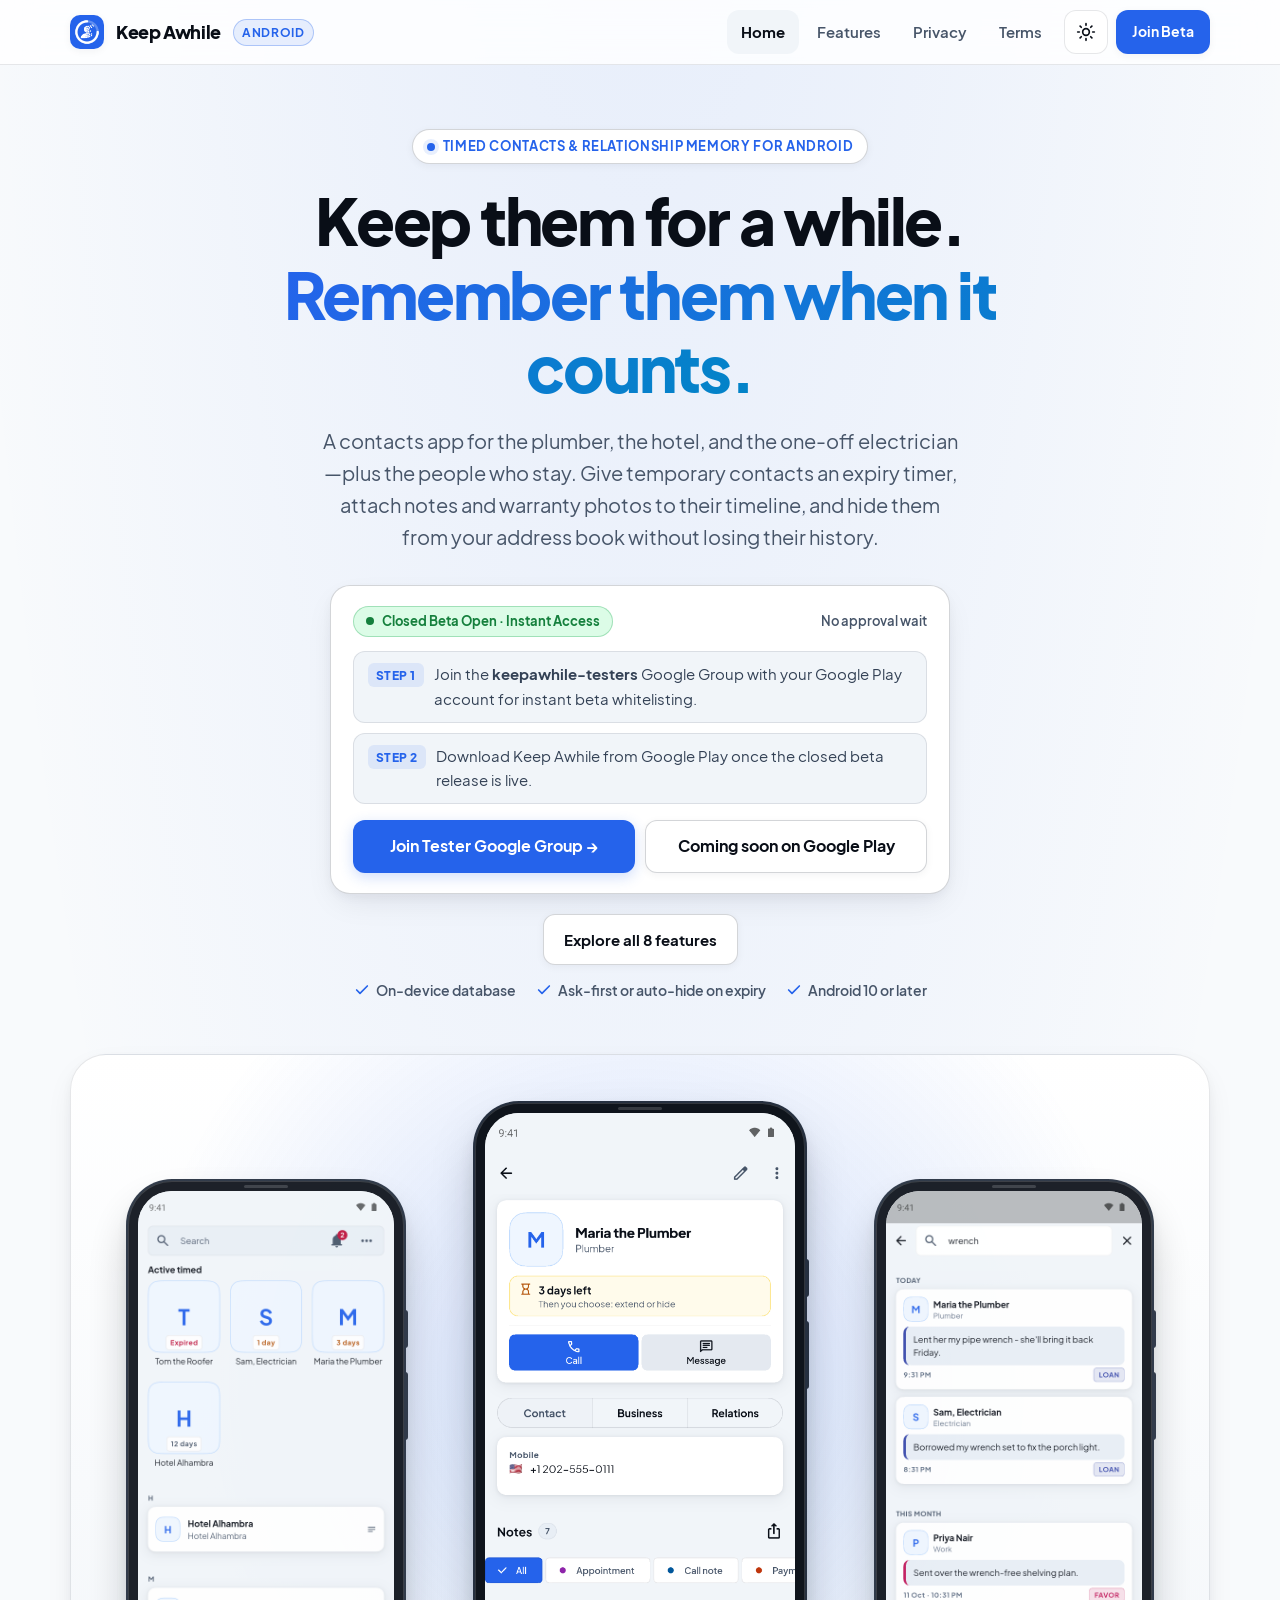
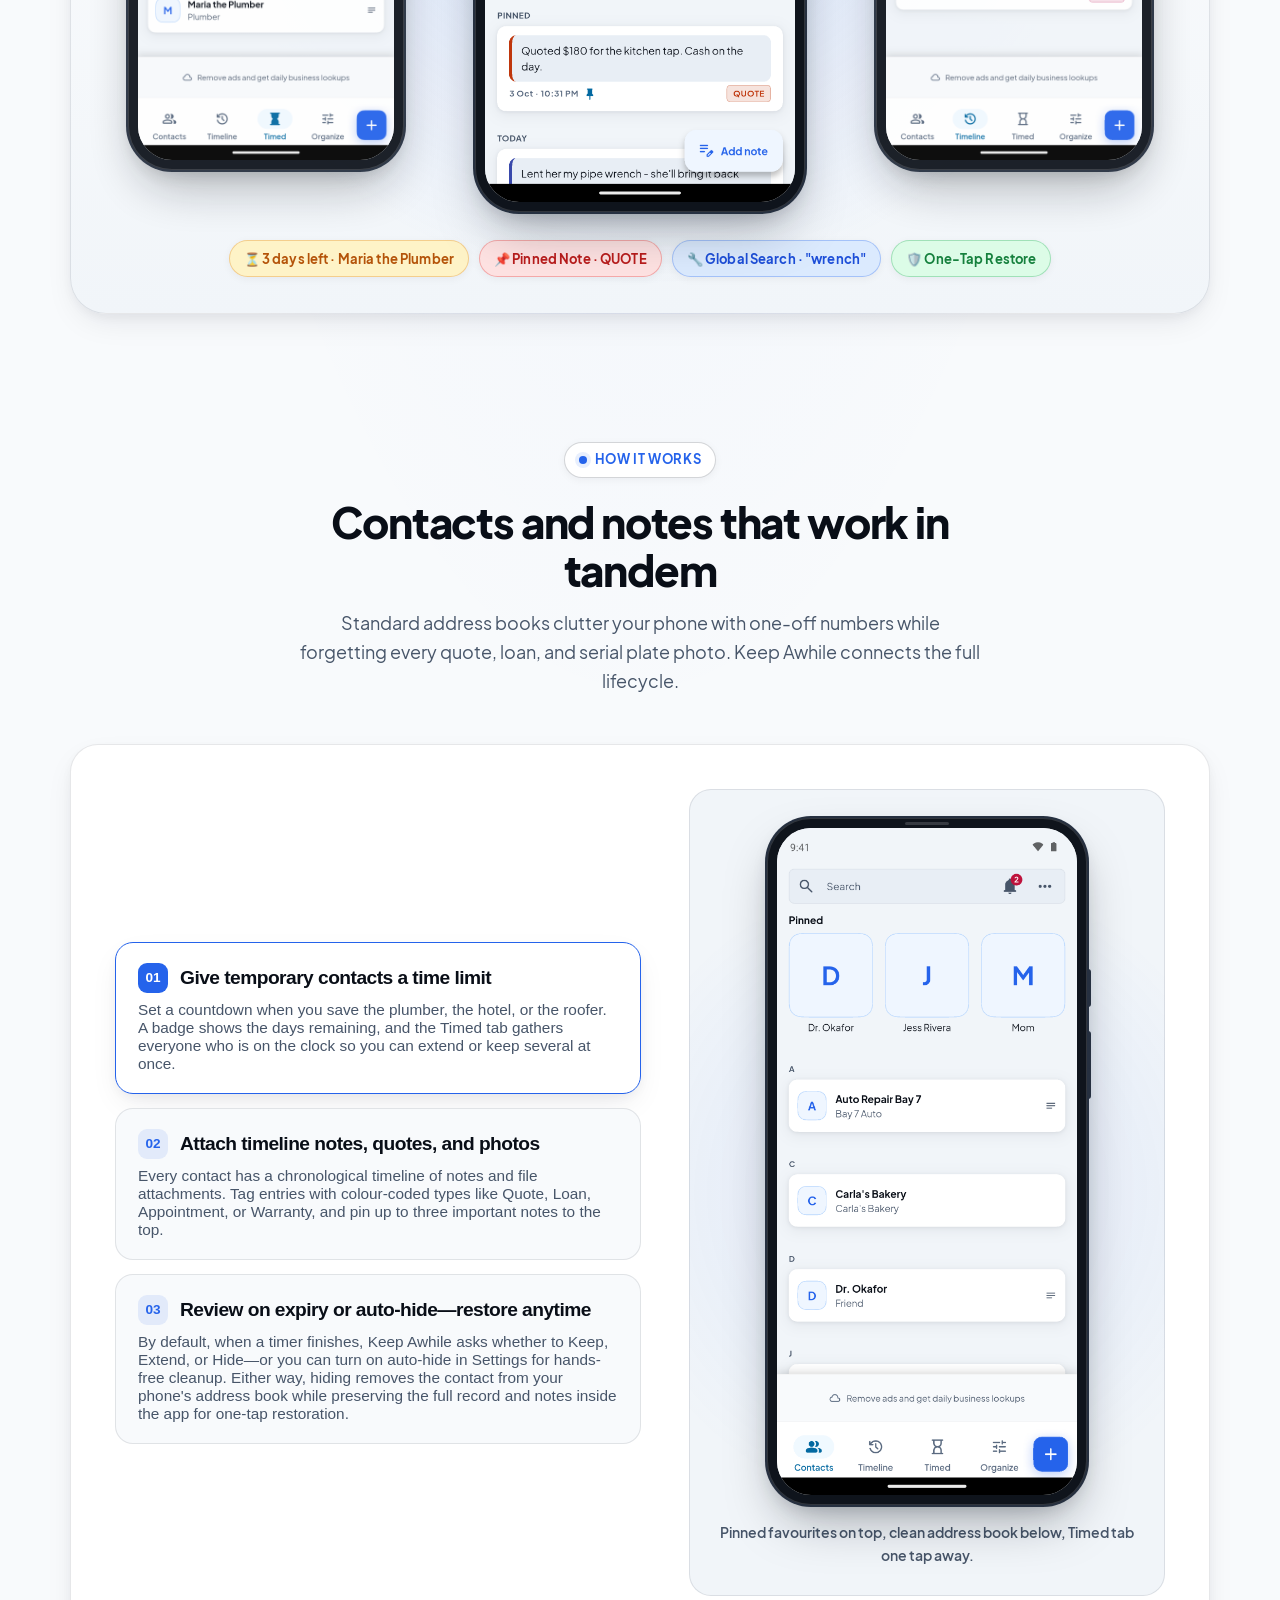
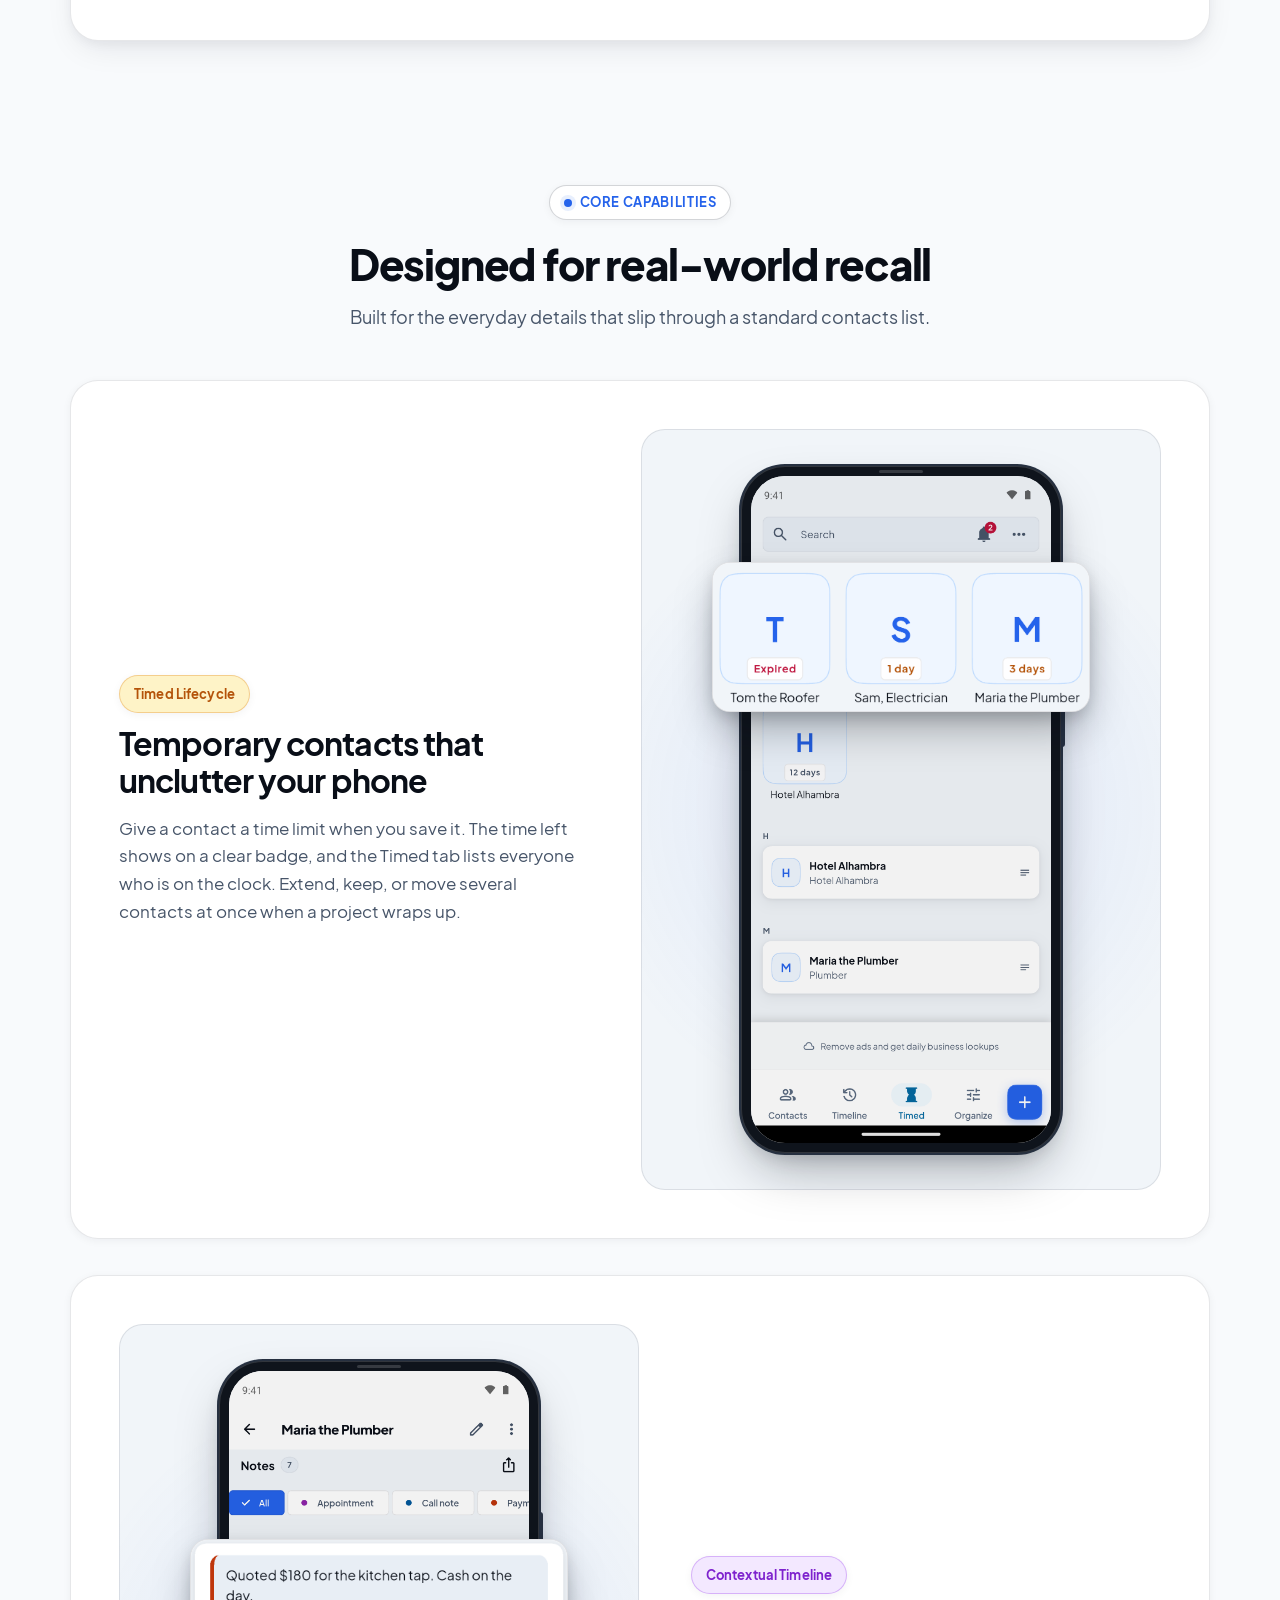
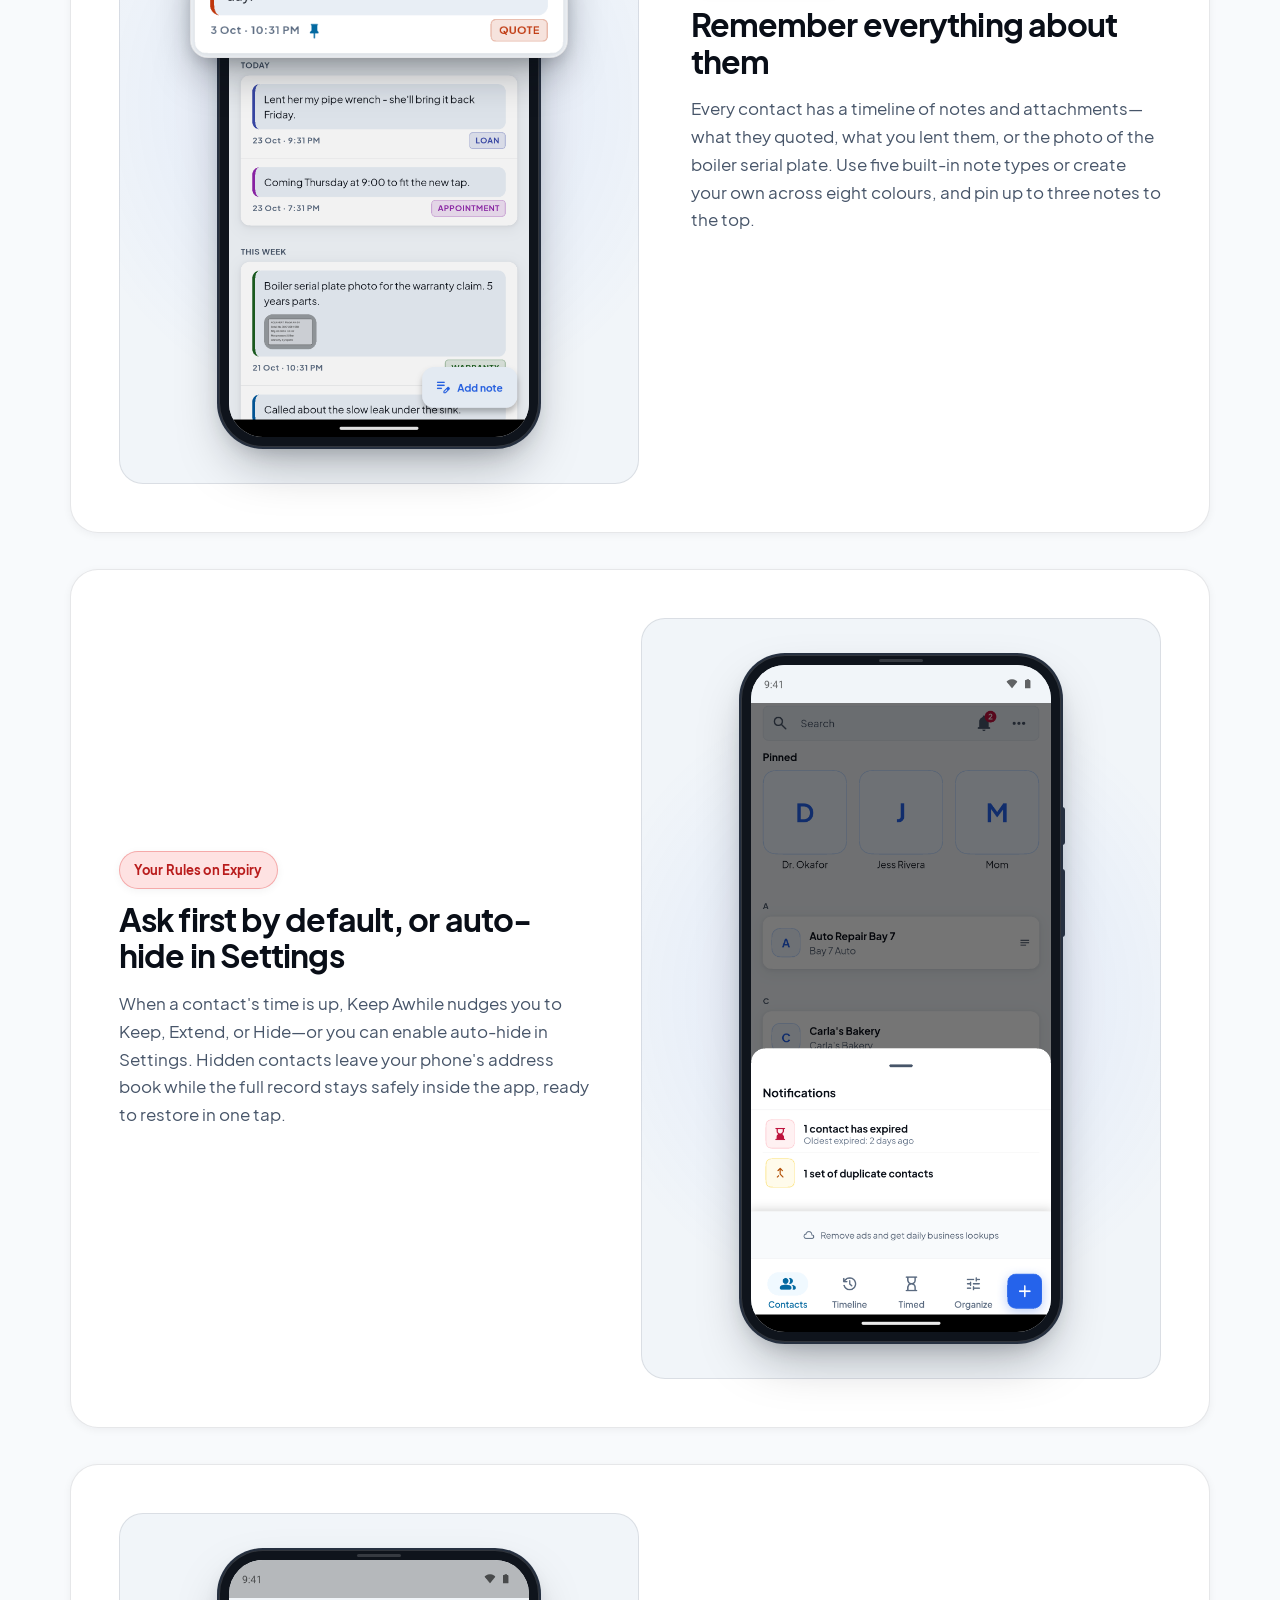
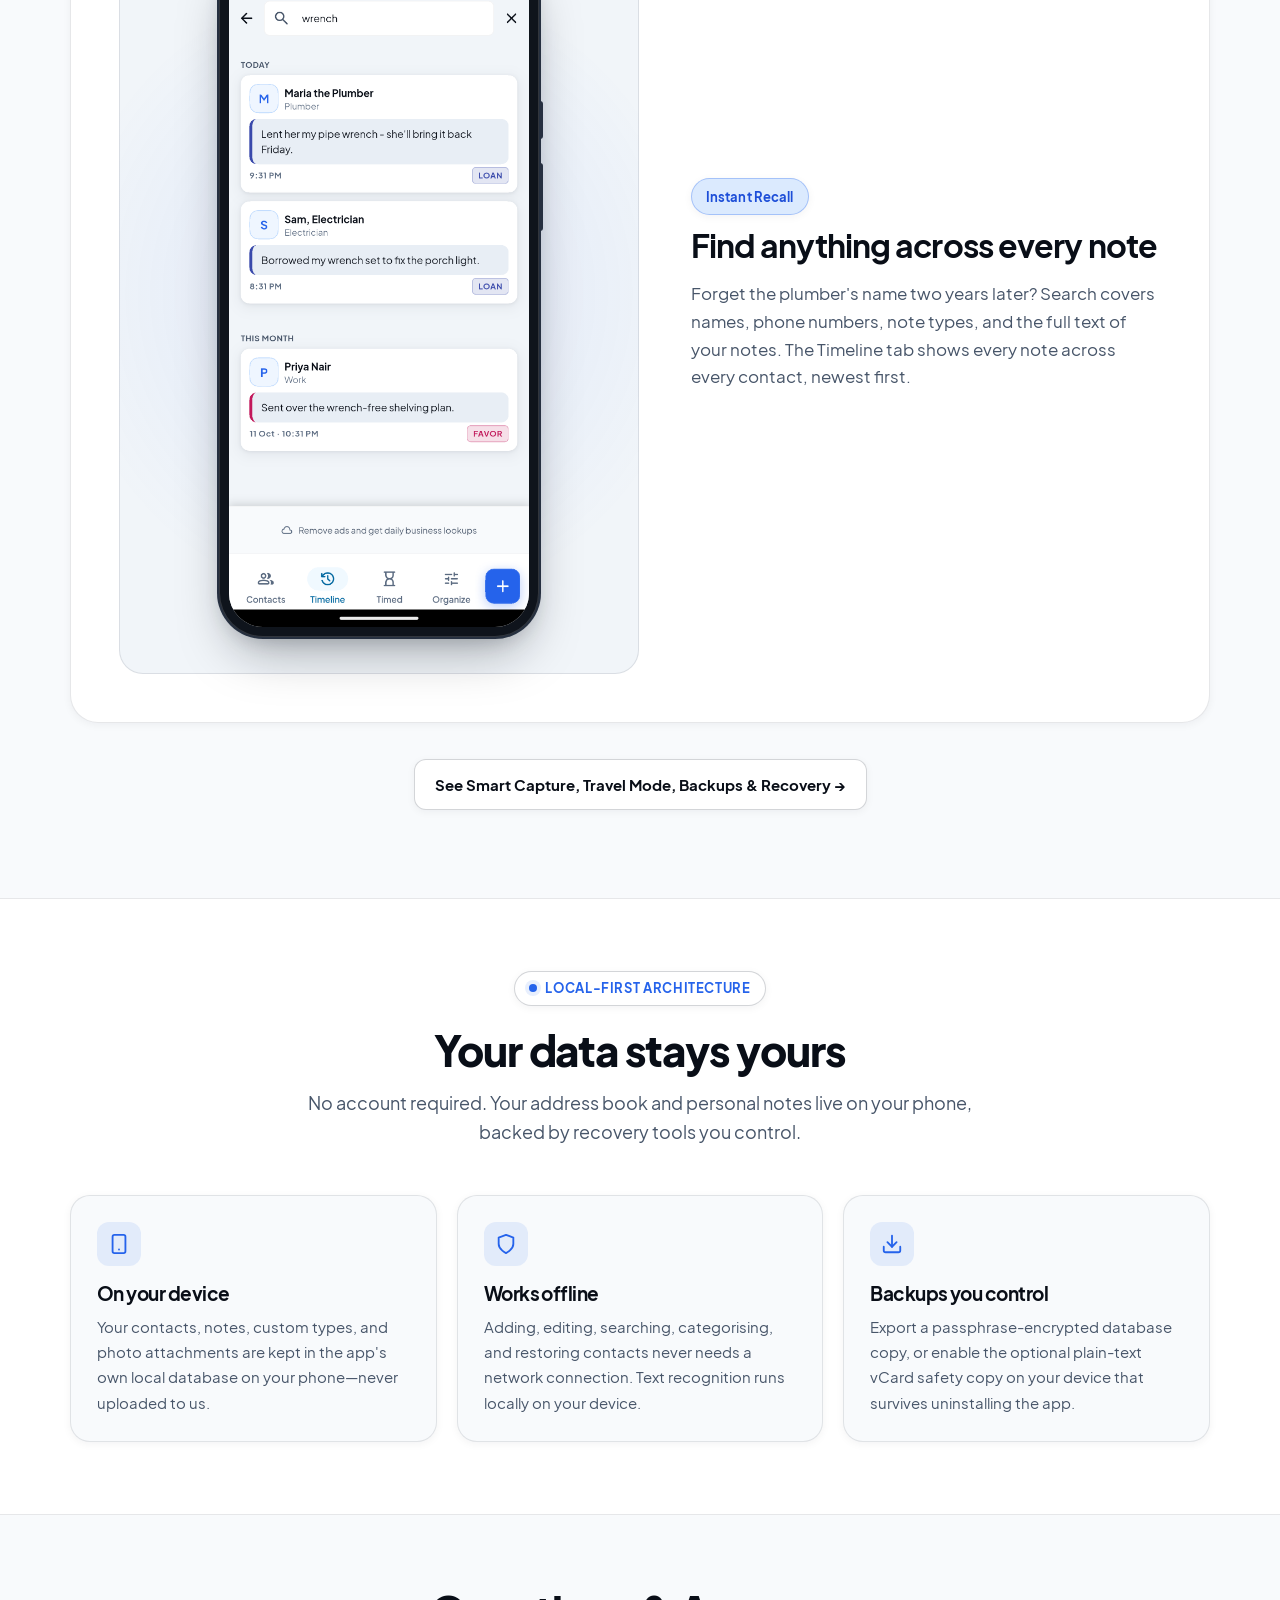
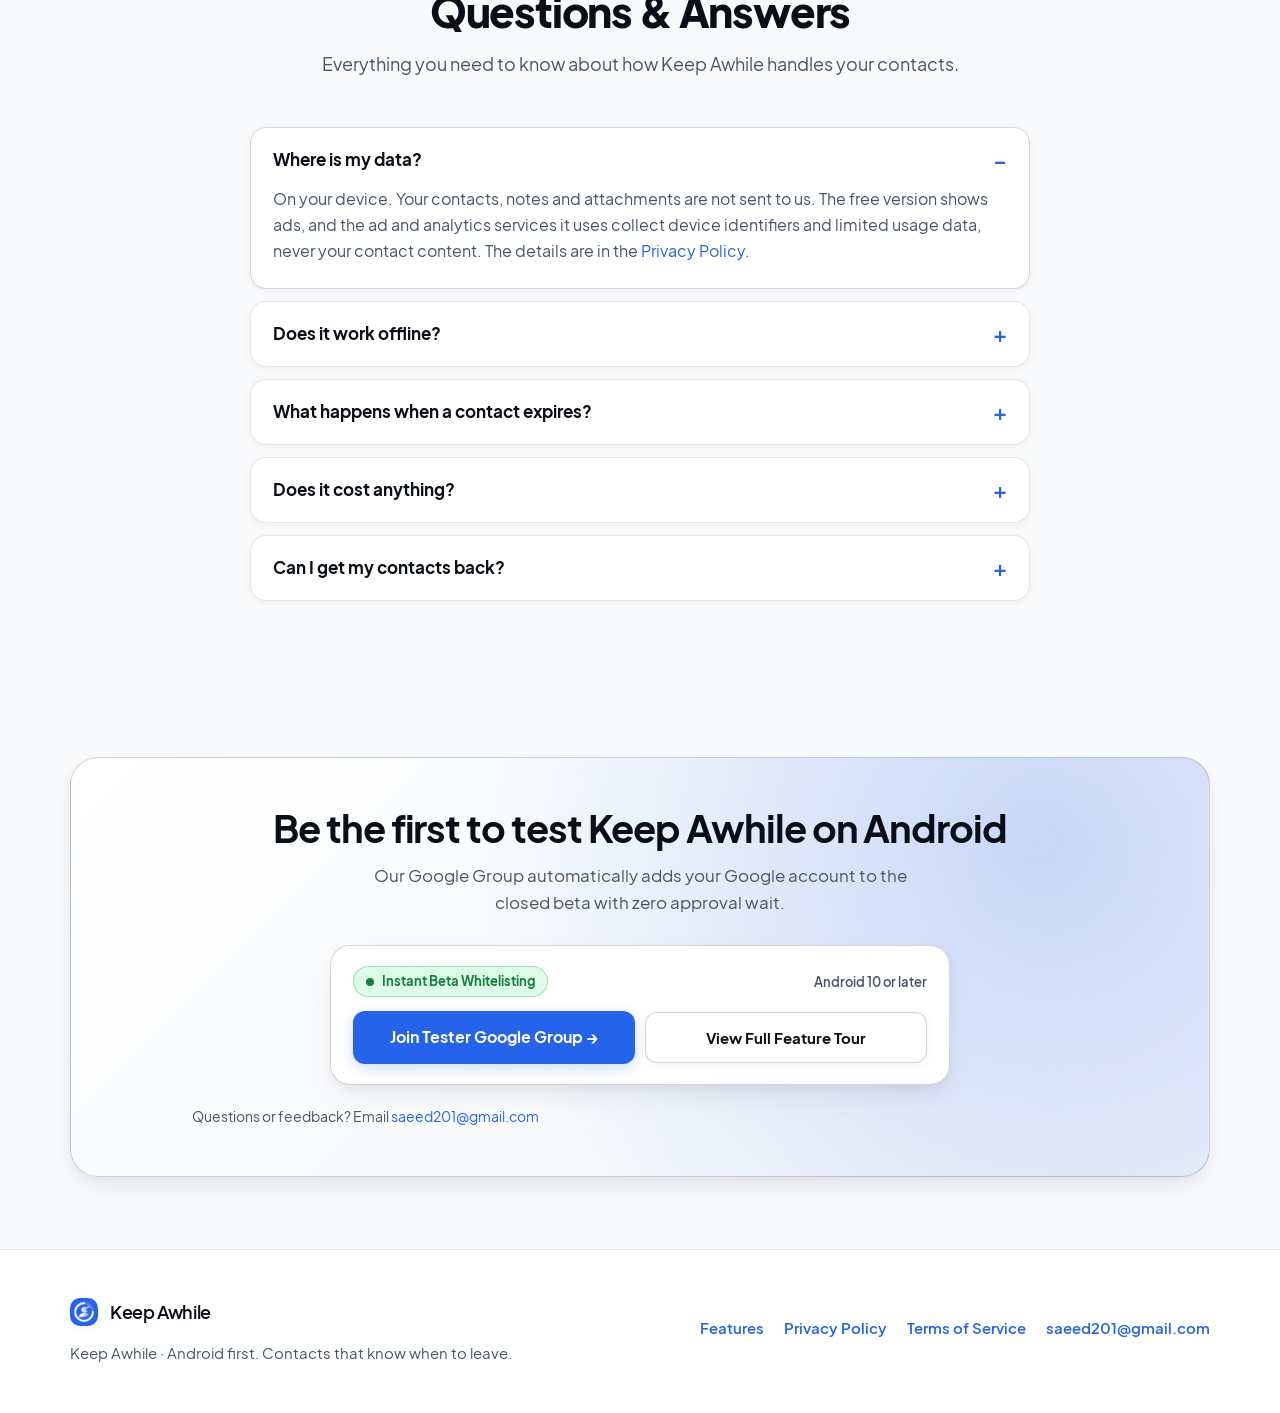
<file: index.html>
<!DOCTYPE html>
<html lang="en">
<head>
  <meta charset="UTF-8">
  <meta name="viewport" content="width=device-width, initial-scale=1.0">
  <title>Keep Awhile — Contacts that know when to leave, with the memory they deserve</title>
  <meta name="description" content="Keep Awhile is an Android contacts and relationship memory app for temporary contacts and the people who stay: set expiry timers, attach timeline notes and photos, and hide clutter without deleting history.">
  <meta name="theme-color" content="#2563EB">
  <meta property="og:title" content="Keep Awhile — Contacts that know when to leave">
  <meta property="og:description" content="Keep Awhile is an Android contacts app for the plumber, the hotel, and the one-off electrician: reachable now, out of the way later, never deleted.">
  <meta property="og:image" content="https://saeed265310.github.io/keepawhile-privacy/assets/og.png">
  <meta property="og:url" content="https://saeed265310.github.io/keepawhile-privacy/">
  <link rel="icon" href="assets/icon.png">
  <link rel="stylesheet" href="assets/style.css">
</head>
<body>
<a class="skip" href="#main">Skip to content</a>

<header class="site-header">
  <div class="wrap">
    <a class="brand" href="index.html">
      <img src="assets/icon.png" alt="" width="34" height="34">
      <span>Keep Awhile</span>
      <span class="brand-badge">Android</span>
    </a>
    <div class="header-controls">
      <nav aria-label="Main">
        <ul>
          <li><a href="index.html" aria-current="page">Home</a></li>
          <li><a href="features.html">Features</a></li>
          <li><a href="privacy-policy.html">Privacy</a></li>
          <li><a href="terms.html">Terms</a></li>
        </ul>
      </nav>
      <button type="button" class="theme-toggle" id="theme-toggle" aria-label="Toggle colour theme" title="Toggle light/dark theme">
        <svg viewBox="0 0 24 24" fill="none" stroke="currentColor" stroke-width="2" stroke-linecap="round" stroke-linejoin="round" aria-hidden="true">
          <circle cx="12" cy="12" r="4"></circle>
          <path d="M12 2v2M12 20v2M4.93 4.93l1.41 1.41M17.66 17.66l1.41 1.41M2 12h2M20 12h2M6.34 17.66l-1.41 1.41M19.07 4.93l-1.41 1.41"></path>
        </svg>
      </button>
      <a class="header-cta" href="#waitlist">Join Beta</a>
    </div>
  </div>
</header>

<main id="main">
  <!-- HERO SECTION -->
  <section class="hero">
    <div class="wrap">
      <div class="hero-copy">
        <div class="eyebrow">
          <span class="eyebrow-dot"></span>
          <span>Timed Contacts &amp; Relationship Memory for Android</span>
        </div>
        <h1>Keep them for a while. <span class="text-gradient">Remember them when it counts.</span></h1>
        <p class="hero-lead">
          A contacts app for the plumber, the hotel, and the one-off electrician—plus the people who stay. Give temporary contacts an expiry timer, attach notes and warranty photos to their timeline, and hide them from your address book without losing their history.
        </p>

        <!-- CLOSED BETA GOOGLE GROUP INSTANT ACCESS -->
        <div class="waitlist-box" id="waitlist">
          <div class="beta-header">
            <span class="beta-badge">
              <span class="beta-dot"></span>
              Closed Beta Open · Instant Access
            </span>
            <span style="font-size: 0.84rem; color: var(--muted); font-weight: 600;">No approval wait</span>
          </div>
          <ol class="beta-steps">
            <li>
              <span class="beta-step-tag">Step 1</span>
              <span>Join the <strong>keepawhile-testers</strong> Google Group with your Google Play account for instant beta whitelisting.</span>
            </li>
            <li>
              <span class="beta-step-tag">Step 2</span>
              <span>Download Keep Awhile from Google Play once the closed beta release is live.</span>
            </li>
          </ol>
          <div class="beta-actions">
            <a class="btn" href="https://groups.google.com/g/keepawhile-testers" target="_blank" rel="noopener">
              Join Tester Google Group →
            </a>
            <!-- STORE-LINK -->
            <span class="btn" aria-disabled="true">Coming soon on Google Play</span>
          </div>
        </div>

        <div class="hero-meta-row">
          <a class="btn-secondary" href="features.html">Explore all 8 features</a>
        </div>

        <ul class="trust-ticks" aria-label="Key highlights">
          <li>
            <svg viewBox="0 0 24 24" fill="none" stroke="currentColor" stroke-width="2.5" stroke-linecap="round" stroke-linejoin="round" aria-hidden="true"><polyline points="20 6 9 17 4 12"></polyline></svg>
            On-device database
          </li>
          <li>
            <svg viewBox="0 0 24 24" fill="none" stroke="currentColor" stroke-width="2.5" stroke-linecap="round" stroke-linejoin="round" aria-hidden="true"><polyline points="20 6 9 17 4 12"></polyline></svg>
            Ask-first or auto-hide on expiry
          </li>
          <li>
            <svg viewBox="0 0 24 24" fill="none" stroke="currentColor" stroke-width="2.5" stroke-linecap="round" stroke-linejoin="round" aria-hidden="true"><polyline points="20 6 9 17 4 12"></polyline></svg>
            Android 10 or later
          </li>
        </ul>
      </div>

      <!-- LARGE HERO STAGE -->
      <div class="hero-stage">
        <div class="hero-phones">
          <div class="device-frame hero-phone-side">
            <div class="device-screen">
              <img class="phone" src="assets/screenshots/02-temporary.png" alt="Timed tab listing contacts with days left on each" width="1080" height="2400">
            </div>
          </div>

          <div class="device-frame hero-phone-main">
            <div class="device-screen">
              <img class="phone" src="assets/screenshots/04b-contact-detail-top.png" alt="Maria the Plumber contact card showing 3 days left timer and pinned quote note" width="1080" height="2400">
            </div>
          </div>

          <div class="device-frame hero-phone-side">
            <div class="device-screen">
              <img class="phone" src="assets/screenshots/07-global-timeline.png" alt="Timeline tab with a search for wrench and matching notes across contacts" width="1080" height="2400">
            </div>
          </div>
        </div>

        <div class="stage-badges" aria-label="App interface highlights">
          <span class="ui-pill ui-pill--amber">⏳ 3 days left · Maria the Plumber</span>
          <span class="ui-pill ui-pill--red">📌 Pinned Note · QUOTE</span>
          <span class="ui-pill ui-pill--blue">🔧 Global Search · "wrench"</span>
          <span class="ui-pill ui-pill--green">🛡️ One-Tap Restore</span>
        </div>
      </div>
    </div>
  </section>

  <!-- INTERACTIVE 3-STEP WORKFLOW -->
  <section class="section" id="workflow" aria-labelledby="workflow-title">
    <div class="wrap">
      <div class="section-header">
        <div class="eyebrow">
          <span class="eyebrow-dot"></span>
          <span>How It Works</span>
        </div>
        <h2 id="workflow-title" class="section-title">Contacts and notes that work in tandem</h2>
        <p class="section-subtitle">
          Standard address books clutter your phone with one-off numbers while forgetting every quote, loan, and serial plate photo. Keep Awhile connects the full lifecycle.
        </p>
      </div>

      <div class="workflow-shell">
        <div class="workflow-steps" role="tablist" aria-label="How Keep Awhile works">
          <button type="button" class="workflow-step is-active" role="tab" aria-selected="true" data-step="1">
            <div class="step-top">
              <span class="step-num">01</span>
              <h3>Give temporary contacts a time limit</h3>
            </div>
            <p>
              Set a countdown when you save the plumber, the hotel, or the roofer. A badge shows the days remaining, and the Timed tab gathers everyone who is on the clock so you can extend or keep several at once.
            </p>
          </button>

          <button type="button" class="workflow-step" role="tab" aria-selected="false" data-step="2">
            <div class="step-top">
              <span class="step-num">02</span>
              <h3>Attach timeline notes, quotes, and photos</h3>
            </div>
            <p>
              Every contact has a chronological timeline of notes and file attachments. Tag entries with colour-coded types like Quote, Loan, Appointment, or Warranty, and pin up to three important notes to the top.
            </p>
          </button>

          <button type="button" class="workflow-step" role="tab" aria-selected="false" data-step="3">
            <div class="step-top">
              <span class="step-num">03</span>
              <h3>Review on expiry or auto-hide—restore anytime</h3>
            </div>
            <p>
              By default, when a timer finishes, Keep Awhile asks whether to Keep, Extend, or Hide—or you can turn on auto-hide in Settings for hands-free cleanup. Either way, hiding removes the contact from your phone's address book while preserving the full record and notes inside the app for one-tap restoration.
            </p>
          </button>
        </div>

        <div class="workflow-preview">
          <div class="workflow-pane is-active" data-pane="1">
            <div class="device-frame">
              <div class="device-screen">
                <img class="phone" src="assets/screenshots/01-contacts-home.png" alt="Contacts tab with pinned contacts at the top and an alphabetical list below" width="1080" height="2400" loading="lazy">
              </div>
            </div>
            <span class="workflow-caption">Pinned favourites on top, clean address book below, Timed tab one tap away.</span>
          </div>

          <div class="workflow-pane" data-pane="2">
            <div class="device-frame">
              <div class="device-screen">
                <img class="phone" src="assets/screenshots/04-contact-detail.png" alt="Contact page with a pinned note and notes grouped by date" width="1080" height="2400" loading="lazy">
              </div>
            </div>
            <span class="workflow-caption">Notes grouped by Pinned, Today, and This Week with colour-coded category badges.</span>
          </div>

          <div class="workflow-pane" data-pane="3">
            <div class="device-frame">
              <div class="device-screen">
                <img class="phone" src="assets/screenshots/03b-expiry-decision.png" alt="Expired contact review screen with Keep, Extend, and Hide choices" width="1080" height="2400" loading="lazy">
              </div>
            </div>
            <span class="workflow-caption">Review expired contacts with Keep, Extend, or Hide—or enable auto-hide in Settings.</span>
          </div>
        </div>
      </div>
    </div>
  </section>

  <!-- 4-PILLAR BENTO SHOWCASE -->
  <section class="section" id="capabilities" aria-labelledby="cap-title">
    <div class="wrap">
      <div class="section-header">
        <div class="eyebrow">
          <span class="eyebrow-dot"></span>
          <span>Core Capabilities</span>
        </div>
        <h2 id="cap-title" class="section-title">Designed for real-world recall</h2>
        <p class="section-subtitle">
          Built for the everyday details that slip through a standard contacts list.
        </p>
      </div>

      <!-- LARGE-FORMAT FEATURE SHOWCASE ROWS (SPARING POP-OUT SLICES ON KEY FEATURES ONLY) -->
      <div class="feature-row" id="temp">
        <div class="text">
          <span class="ui-pill ui-pill--amber">Timed Lifecycle</span>
          <h3>Temporary contacts that unclutter your phone</h3>
          <p>
            Give a contact a time limit when you save it. The time left shows on a clear badge, and the Timed tab lists everyone who is on the clock. Extend, keep, or move several contacts at once when a project wraps up.
          </p>
        </div>
        <div class="shots">
          <div class="device-frame has-popout">
            <div class="device-screen">
              <img class="phone" src="assets/screenshots/02-temporary.png" alt="Timed tab listing contacts with days left on each" width="1080" height="2400" loading="lazy">
            </div>
            <div class="popout-slice" style="top: 14%;">
              <img src="assets/screenshots/slice-02-timed-grid.png" alt="Timed contacts grid showing Expired, 1 day, and 3 days badges" width="1032" height="405" loading="lazy">
            </div>
          </div>
        </div>
      </div>

      <div class="feature-row flip" id="mem">
        <div class="text">
          <span class="ui-pill ui-pill--purple">Contextual Timeline</span>
          <h3>Remember everything about them</h3>
          <p>
            Every contact has a timeline of notes and attachments—what they quoted, what you lent them, or the photo of the boiler serial plate. Use five built-in note types or create your own across eight colours, and pin up to three notes to the top.
          </p>
        </div>
        <div class="shots">
          <div class="device-frame has-popout">
            <div class="device-screen">
              <img class="phone" src="assets/screenshots/04-contact-detail.png" alt="Contact page with a pinned note and notes grouped by date" width="1080" height="2400" loading="lazy">
            </div>
            <div class="popout-slice" style="top: 26%;">
              <img src="assets/screenshots/slice-04-pinned-quote.png" alt="Pinned quote note on Maria the Plumber" width="1016" height="316" loading="lazy">
            </div>
          </div>
        </div>
      </div>

      <div class="feature-row" id="ask">
        <div class="text">
          <span class="ui-pill ui-pill--red">Your Rules on Expiry</span>
          <h3>Ask first by default, or auto-hide in Settings</h3>
          <p>
            When a contact's time is up, Keep Awhile nudges you to Keep, Extend, or Hide—or you can enable auto-hide in Settings. Hidden contacts leave your phone's address book while the full record stays safely inside the app, ready to restore in one tap.
          </p>
        </div>
        <div class="shots">
          <div class="device-frame">
            <div class="device-screen">
              <img class="phone" src="assets/screenshots/03-expiry-nudge.png" alt="Notifications sheet asking what to do with an expired contact" width="1080" height="2400" loading="lazy">
            </div>
          </div>
        </div>
      </div>

      <div class="feature-row flip" id="find">
        <div class="text">
          <span class="ui-pill ui-pill--blue">Instant Recall</span>
          <h3>Find anything across every note</h3>
          <p>
            Forget the plumber's name two years later? Search covers names, phone numbers, note types, and the full text of your notes. The Timeline tab shows every note across every contact, newest first.
          </p>
        </div>
        <div class="shots">
          <div class="device-frame">
            <div class="device-screen">
              <img class="phone" src="assets/screenshots/07-global-timeline.png" alt="Timeline tab with a search and matching notes" width="1080" height="2400" loading="lazy">
            </div>
          </div>
        </div>
      </div>

      <p style="text-align:center; margin-top:36px;">
        <a class="btn-secondary" href="features.html">See Smart Capture, Travel Mode, Backups &amp; Recovery →</a>
      </p>
    </div>
  </section>

  <!-- PRIVACY & DATA SOVEREIGNTY STRIP -->
  <section class="strip" aria-labelledby="own">
    <div class="wrap section">
      <div class="section-header">
        <div class="eyebrow">
          <span class="eyebrow-dot"></span>
          <span>Local-First Architecture</span>
        </div>
        <h2 id="own" class="section-title">Your data stays yours</h2>
        <p class="section-subtitle">
          No account required. Your address book and personal notes live on your phone, backed by recovery tools you control.
        </p>
      </div>

      <div class="grid">
        <div class="card">
          <div class="card-icon" aria-hidden="true">
            <svg viewBox="0 0 24 24" fill="none" stroke="currentColor" stroke-width="2" stroke-linecap="round" stroke-linejoin="round"><rect x="5" y="2" width="14" height="20" rx="2" ry="2"></rect><line x1="12" y1="18" x2="12.01" y2="18"></line></svg>
          </div>
          <h3>On your device</h3>
          <p>Your contacts, notes, custom types, and photo attachments are kept in the app's own local database on your phone—never uploaded to us.</p>
        </div>

        <div class="card">
          <div class="card-icon" aria-hidden="true">
            <svg viewBox="0 0 24 24" fill="none" stroke="currentColor" stroke-width="2" stroke-linecap="round" stroke-linejoin="round"><path d="M12 22s8-4 8-10V5l-8-3-8 3v7c0 6 8 10 8 10z"></path></svg>
          </div>
          <h3>Works offline</h3>
          <p>Adding, editing, searching, categorising, and restoring contacts never needs a network connection. Text recognition runs locally on your device.</p>
        </div>

        <div class="card">
          <div class="card-icon" aria-hidden="true">
            <svg viewBox="0 0 24 24" fill="none" stroke="currentColor" stroke-width="2" stroke-linecap="round" stroke-linejoin="round"><path d="M21 15v4a2 2 0 0 1-2 2H5a2 2 0 0 1-2-2v-4"></path><polyline points="7 10 12 15 17 10"></polyline><line x1="12" y1="15" x2="12" y2="3"></line></svg>
          </div>
          <h3>Backups you control</h3>
          <p>Export a passphrase-encrypted database copy, or enable the optional plain-text vCard safety copy on your device that survives uninstalling the app.</p>
        </div>
      </div>
    </div>
  </section>

  <!-- FAQ SECTION -->
  <section class="section" aria-labelledby="faq">
    <div class="wrap">
      <div class="section-header">
        <h2 id="faq" class="section-title">Questions &amp; Answers</h2>
        <p class="section-subtitle">Everything you need to know about how Keep Awhile handles your contacts.</p>
      </div>

      <div class="faq-list">
        <details open>
          <summary>Where is my data?</summary>
          <p>On your device. Your contacts, notes and attachments are not sent to us. The free version shows ads, and the ad and analytics services it uses collect device identifiers and limited usage data, never your contact content. The details are in the <a href="privacy-policy.html">Privacy Policy</a>.</p>
        </details>
        <details>
          <summary>Does it work offline?</summary>
          <p>Yes. Managing contacts and notes needs no connection. Optional features such as business lookup use the network only when you tap them.</p>
        </details>
        <details>
          <summary>What happens when a contact expires?</summary>
          <p>By default, Keep Awhile asks you whether to keep, extend or hide the contact—or you can turn on auto-hide in Settings so expired contacts hide automatically. A hidden contact is removed from your phone's address book and kept in full inside the app, where Keep Awhile holds the only copy until you restore it.</p>
        </details>
        <details>
          <summary>Does it cost anything?</summary>
          <p>Free to start. Details at launch.</p>
        </details>
        <details>
          <summary>Can I get my contacts back?</summary>
          <p>Yes. Hidden contacts restore in one tap, the Recovery Center can undo recent changes, and you can export an encrypted backup or keep the plain-text vCard safety copy.</p>
        </details>
      </div>
    </div>
  </section>

  <!-- BOTTOM CONVERSION BANNER -->
  <section class="section" aria-labelledby="cta-bottom">
    <div class="wrap">
      <div class="cta-banner">
        <h2 id="cta-bottom">Be the first to test Keep Awhile on Android</h2>
        <p>Our Google Group automatically adds your Google account to the closed beta with zero approval wait.</p>
        <div class="waitlist-box">
          <div class="beta-header">
            <span class="beta-badge">
              <span class="beta-dot"></span>
              Instant Beta Whitelisting
            </span>
            <span style="font-size: 0.84rem; color: var(--muted); font-weight: 600;">Android 10 or later</span>
          </div>
          <div class="beta-actions">
            <a class="btn" href="https://groups.google.com/g/keepawhile-testers" target="_blank" rel="noopener">
              Join Tester Google Group →
            </a>
            <a class="btn-secondary" href="features.html">View Full Feature Tour</a>
          </div>
        </div>
        <p style="margin: 16px 0 0; font-size: 0.9rem;">
          Questions or feedback? Email <a href="mailto:saeed201@gmail.com?subject=Keep%20Awhile%20Android%20Beta">saeed201@gmail.com</a>
        </p>
      </div>
    </div>
  </section>
</main>

<footer class="site-footer">
  <div class="wrap footer-inner">
    <div>
      <a class="brand" href="index.html">
        <img src="assets/icon.png" alt="" width="28" height="28">
        <span>Keep Awhile</span>
      </a>
      <p style="margin: 6px 0 0;">Keep Awhile &middot; Android first. Contacts that know when to leave.</p>
    </div>
    <ul>
      <li><a href="features.html">Features</a></li>
      <li><a href="privacy-policy.html">Privacy Policy</a></li>
      <li><a href="terms.html">Terms of Service</a></li>
      <li><a href="mailto:saeed201@gmail.com">saeed201@gmail.com</a></li>
    </ul>
  </div>
</footer>

<script>
(function () {
  // 1. Theme toggle
  var root = document.documentElement;
  var saved = localStorage.getItem("ka-theme");
  if (saved === "light" || saved === "dark") {
    root.setAttribute("data-theme", saved);
  }
  var btn = document.getElementById("theme-toggle");
  if (btn) {
    btn.addEventListener("click", function () {
      var cur = root.getAttribute("data-theme");
      var sysDark = window.matchMedia && window.matchMedia("(prefers-color-scheme: dark)").matches;
      var next = cur ? (cur === "dark" ? "light" : "dark") : (sysDark ? "light" : "dark");
      root.setAttribute("data-theme", next);
      localStorage.setItem("ka-theme", next);
    });
  }

  // 2. Interactive 3-step workflow tabs
  var steps = document.querySelectorAll(".workflow-step");
  var panes = document.querySelectorAll(".workflow-pane");
  steps.forEach(function (step) {
    step.addEventListener("click", function () {
      var target = step.getAttribute("data-step");
      steps.forEach(function (s) {
        var active = s === step;
        s.classList.toggle("is-active", active);
        s.setAttribute("aria-selected", active ? "true" : "false");
      });
      panes.forEach(function (p) {
        p.classList.toggle("is-active", p.getAttribute("data-pane") === target);
      });
    });
  });
})();
</script>
</body>
</html>
</file>
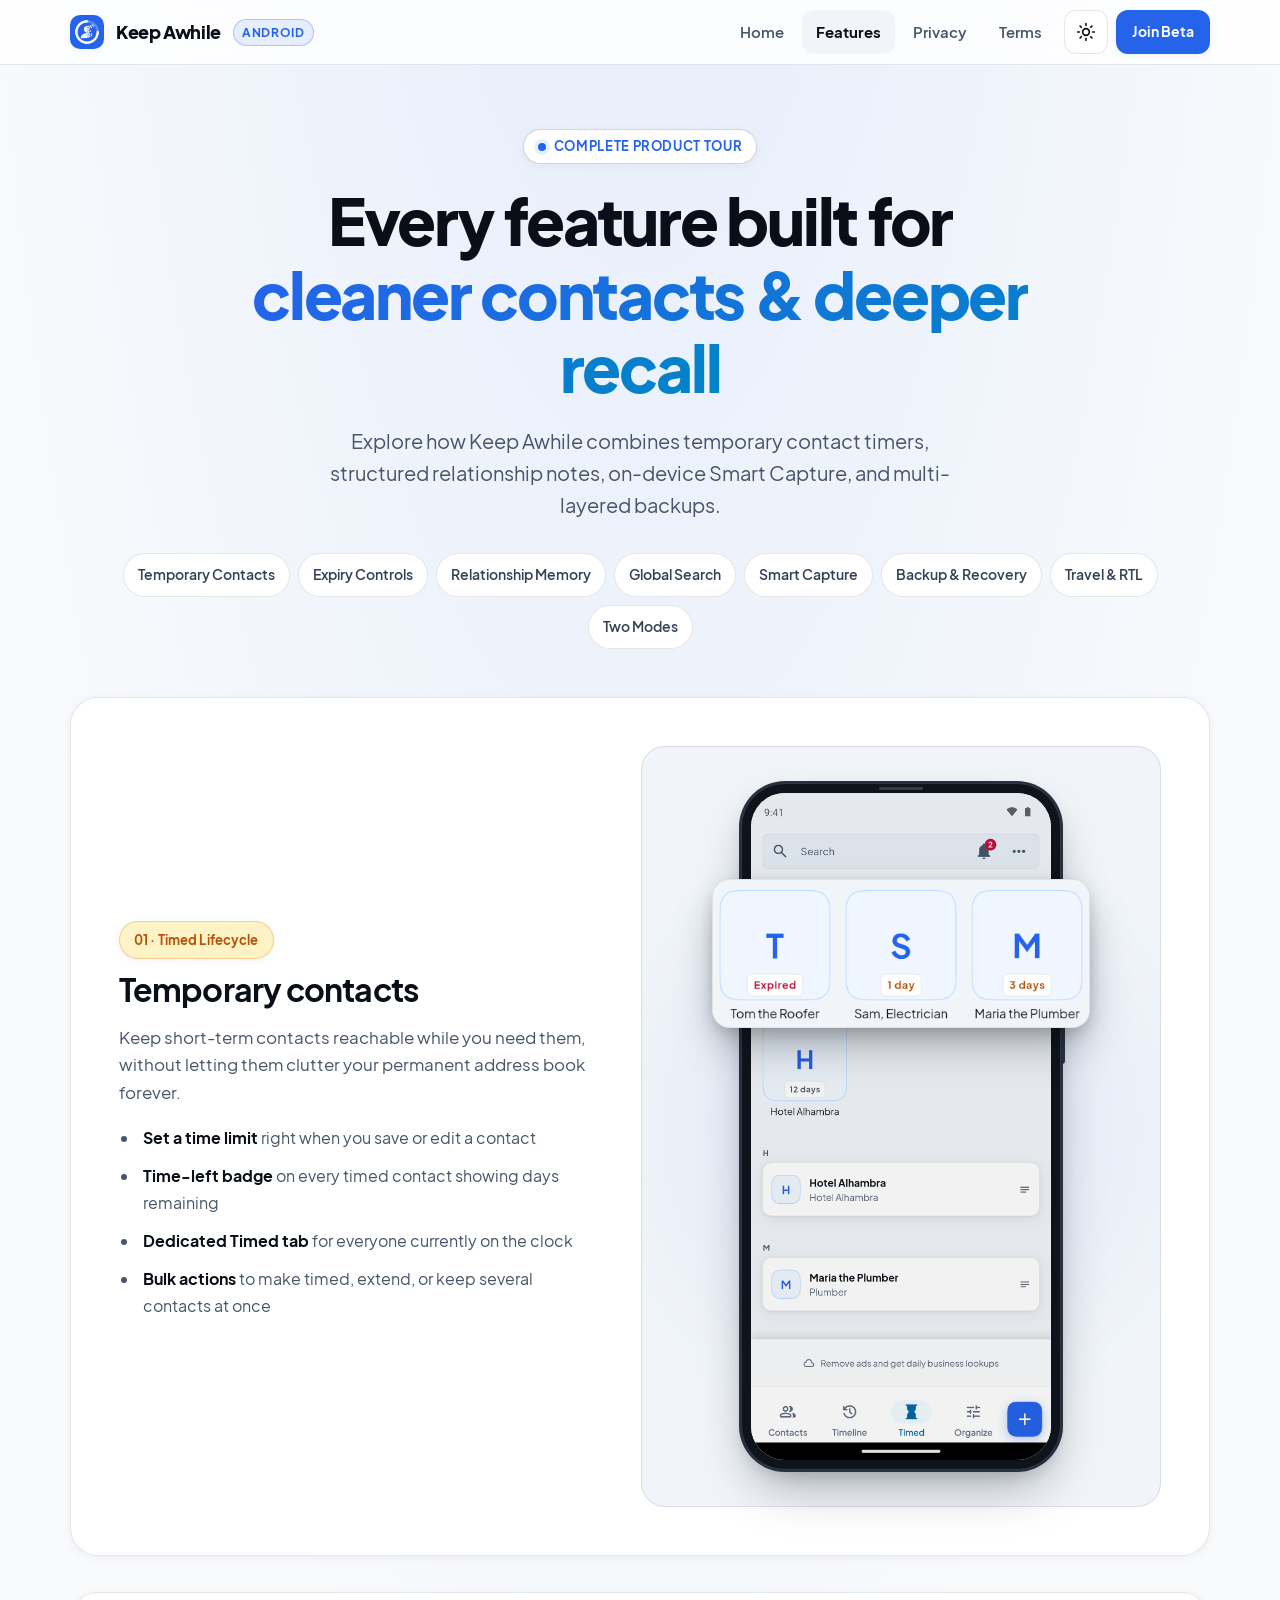
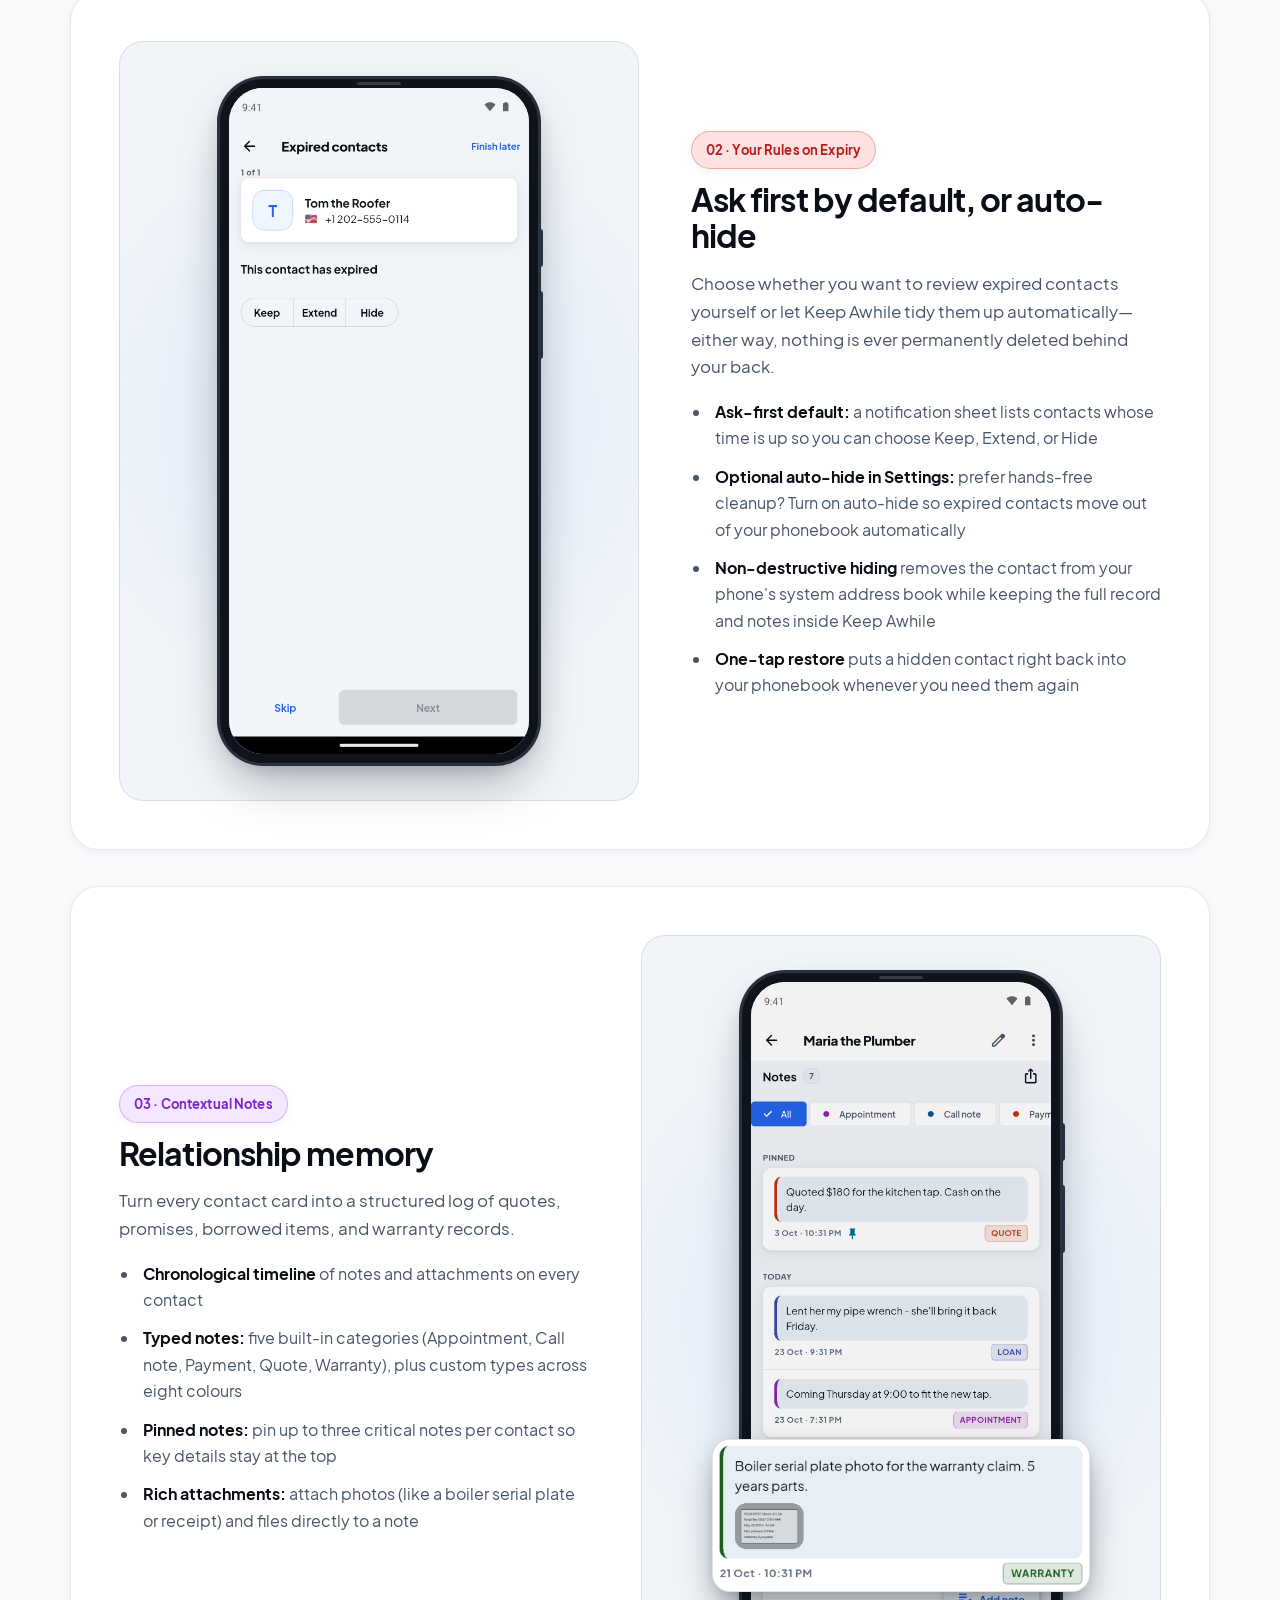
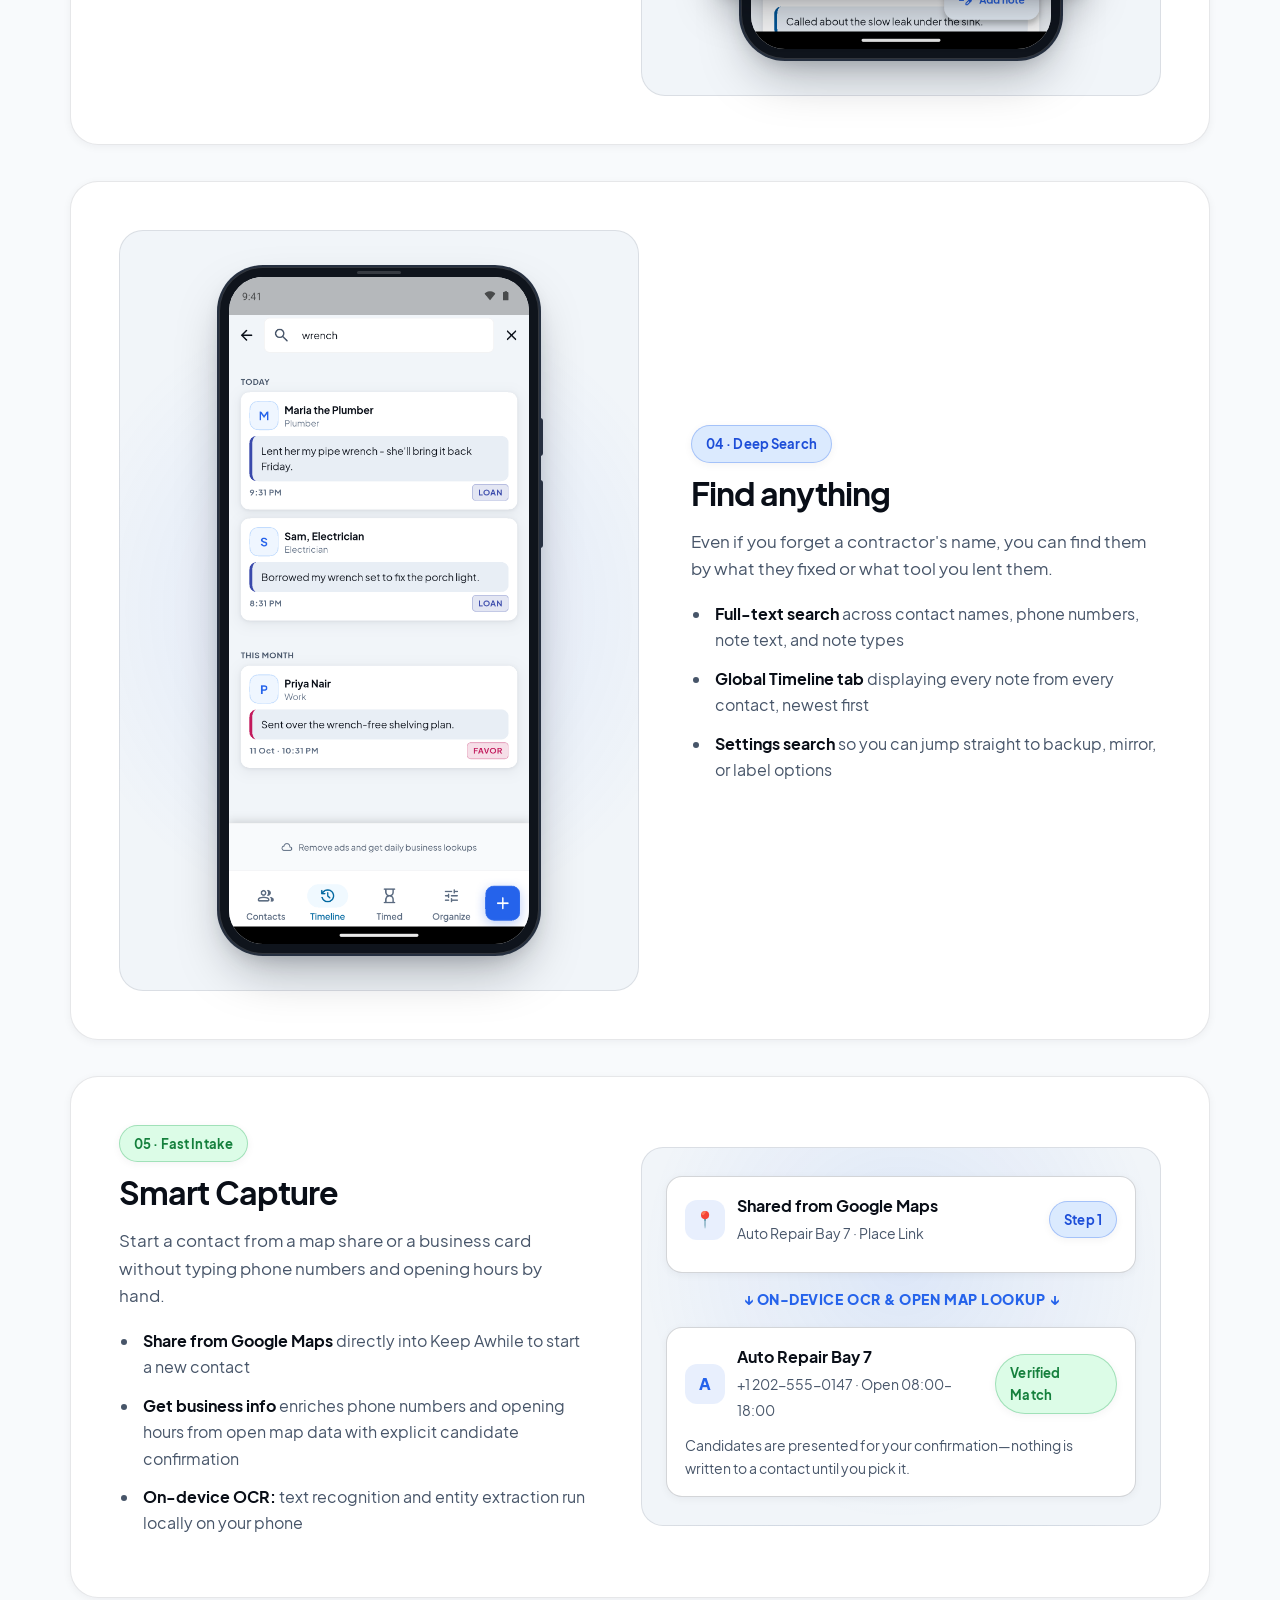
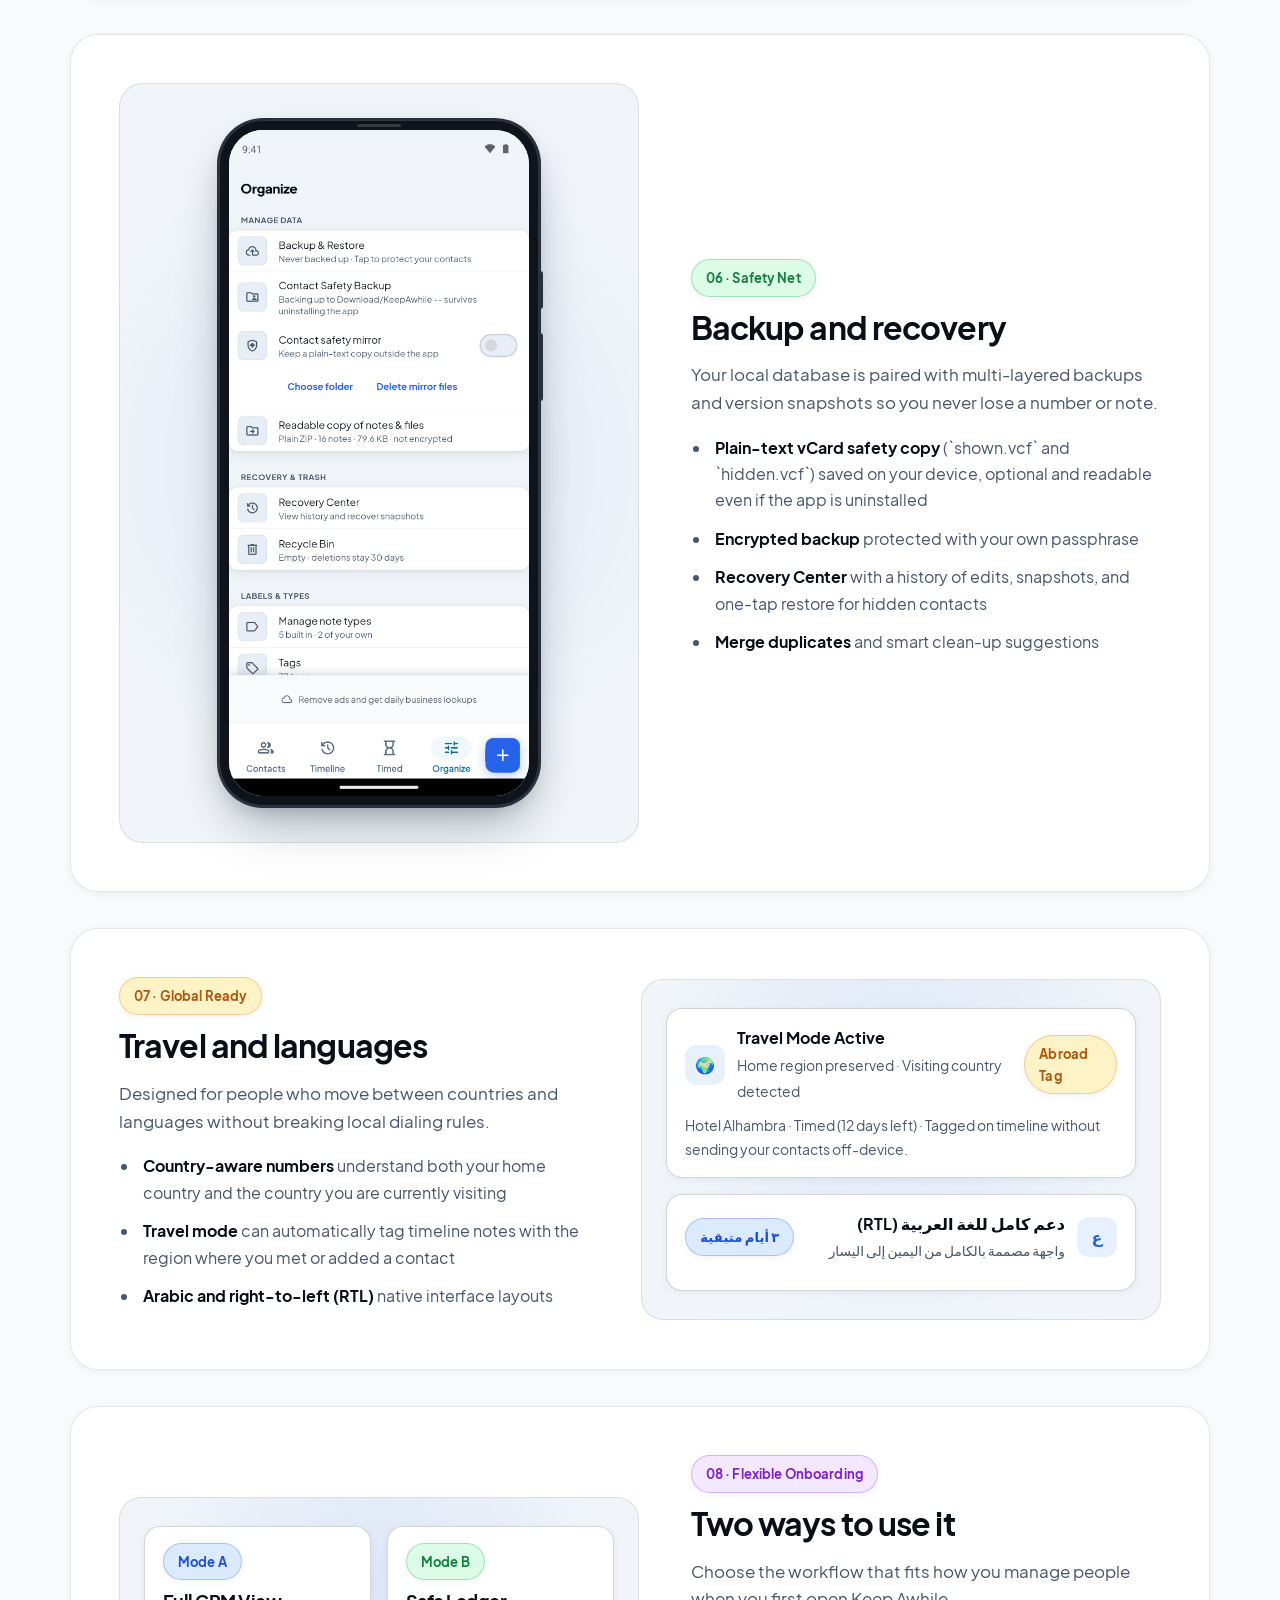
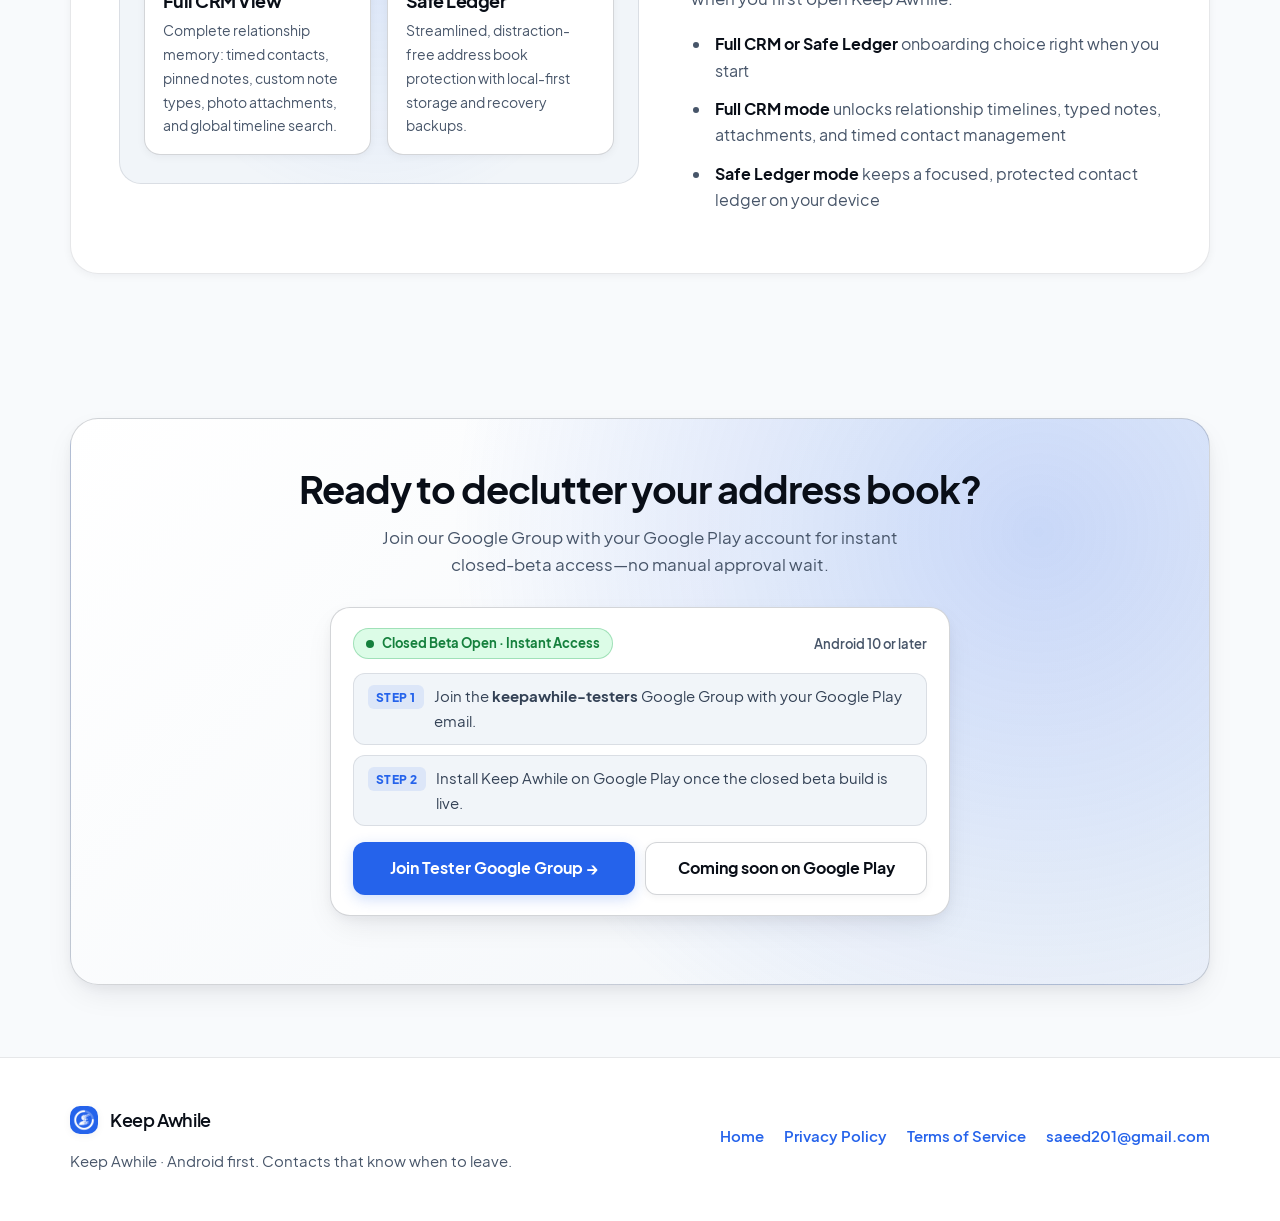
<file: features.html>
<!DOCTYPE html>
<html lang="en">
<head>
  <meta charset="UTF-8">
  <meta name="viewport" content="width=device-width, initial-scale=1.0">
  <title>Features — Keep Awhile</title>
  <meta name="description" content="Everything Keep Awhile does: temporary contacts, ask-first expiry, a timeline of typed notes, global search, Smart Capture, backups, and one-tap recovery.">
  <meta name="theme-color" content="#2563EB">
  <meta property="og:title" content="Features — Keep Awhile">
  <meta property="og:description" content="Everything Keep Awhile does: temporary contacts, a timeline of notes, search, Smart Capture, backups and recovery.">
  <meta property="og:image" content="https://saeed265310.github.io/keepawhile-privacy/assets/og.png">
  <meta property="og:url" content="https://saeed265310.github.io/keepawhile-privacy/features.html">
  <link rel="icon" href="assets/icon.png">
  <link rel="stylesheet" href="assets/style.css">
</head>
<body>
<a class="skip" href="#main">Skip to content</a>

<header class="site-header">
  <div class="wrap">
    <a class="brand" href="index.html">
      <img src="assets/icon.png" alt="" width="34" height="34">
      <span>Keep Awhile</span>
      <span class="brand-badge">Android</span>
    </a>
    <div class="header-controls">
      <nav aria-label="Main">
        <ul>
          <li><a href="index.html">Home</a></li>
          <li><a href="features.html" aria-current="page">Features</a></li>
          <li><a href="privacy-policy.html">Privacy</a></li>
          <li><a href="terms.html">Terms</a></li>
        </ul>
      </nav>
      <button type="button" class="theme-toggle" id="theme-toggle" aria-label="Toggle colour theme" title="Toggle light/dark theme">
        <svg viewBox="0 0 24 24" fill="none" stroke="currentColor" stroke-width="2" stroke-linecap="round" stroke-linejoin="round" aria-hidden="true">
          <circle cx="12" cy="12" r="4"></circle>
          <path d="M12 2v2M12 20v2M4.93 4.93l1.41 1.41M17.66 17.66l1.41 1.41M2 12h2M20 12h2M6.34 17.66l-1.41 1.41M19.07 4.93l-1.41 1.41"></path>
        </svg>
      </button>
      <a class="header-cta" href="#waitlist">Join Beta</a>
    </div>
  </div>
</header>

<main id="main">
  <!-- PAGE HERO -->
  <section class="hero" style="padding-bottom: 24px;">
    <div class="wrap">
      <div class="hero-copy">
        <div class="eyebrow">
          <span class="eyebrow-dot"></span>
          <span>Complete Product Tour</span>
        </div>
        <h1>Every feature built for <span class="text-gradient">cleaner contacts &amp; deeper recall</span></h1>
        <p class="hero-lead">
          Explore how Keep Awhile combines temporary contact timers, structured relationship notes, on-device Smart Capture, and multi-layered backups.
        </p>
      </div>

      <nav class="jump-nav" aria-label="Feature sections">
        <a href="#timed">Temporary Contacts</a>
        <a href="#asks">Expiry Controls</a>
        <a href="#memory">Relationship Memory</a>
        <a href="#search">Global Search</a>
        <a href="#capture">Smart Capture</a>
        <a href="#backup">Backup &amp; Recovery</a>
        <a href="#travel">Travel &amp; RTL</a>
        <a href="#modes">Two Modes</a>
      </nav>
    </div>
  </section>

  <!-- FEATURE ROWS -->
  <section class="section" style="padding-top: 24px;">
    <div class="wrap">

      <!-- 1. Temporary contacts -->
      <div class="feature-row" id="timed">
        <div class="text">
          <span class="ui-pill ui-pill--amber">01 · Timed Lifecycle</span>
          <h2>Temporary contacts</h2>
          <p>Keep short-term contacts reachable while you need them, without letting them clutter your permanent address book forever.</p>
          <ul>
            <li><strong>Set a time limit</strong> right when you save or edit a contact</li>
            <li><strong>Time-left badge</strong> on every timed contact showing days remaining</li>
            <li><strong>Dedicated Timed tab</strong> for everyone currently on the clock</li>
            <li><strong>Bulk actions</strong> to make timed, extend, or keep several contacts at once</li>
          </ul>
        </div>
        <div class="shots">
          <div class="device-frame has-popout">
            <div class="device-screen">
              <img class="phone" src="assets/screenshots/02-temporary.png" alt="Timed tab listing contacts with days left on each" width="1080" height="2400">
            </div>
            <div class="popout-slice" style="top: 14%;">
              <img src="assets/screenshots/slice-02-timed-grid.png" alt="Active timed contacts grid with Expired, 1 day, and 3 days badges" width="1032" height="405">
            </div>
          </div>
        </div>
      </div>

      <!-- 2. Expiry controls: Ask first or auto-hide -->
      <div class="feature-row flip" id="asks">
        <div class="text">
          <span class="ui-pill ui-pill--red">02 · Your Rules on Expiry</span>
          <h2>Ask first by default, or auto-hide</h2>
          <p>Choose whether you want to review expired contacts yourself or let Keep Awhile tidy them up automatically—either way, nothing is ever permanently deleted behind your back.</p>
          <ul>
            <li><strong>Ask-first default:</strong> a notification sheet lists contacts whose time is up so you can choose Keep, Extend, or Hide</li>
            <li><strong>Optional auto-hide in Settings:</strong> prefer hands-free cleanup? Turn on auto-hide so expired contacts move out of your phonebook automatically</li>
            <li><strong>Non-destructive hiding</strong> removes the contact from your phone's system address book while keeping the full record and notes inside Keep Awhile</li>
            <li><strong>One-tap restore</strong> puts a hidden contact right back into your phonebook whenever you need them again</li>
          </ul>
        </div>
        <div class="shots">
          <div class="device-frame">
            <div class="device-screen">
              <img class="phone" src="assets/screenshots/03b-expiry-decision.png" alt="Expired contact decision screen showing Keep, Extend, and Hide buttons" width="1080" height="2400" loading="lazy">
            </div>
          </div>
        </div>
      </div>

      <!-- 3. Relationship memory -->
      <div class="feature-row" id="memory">
        <div class="text">
          <span class="ui-pill ui-pill--purple">03 · Contextual Notes</span>
          <h2>Relationship memory</h2>
          <p>Turn every contact card into a structured log of quotes, promises, borrowed items, and warranty records.</p>
          <ul>
            <li><strong>Chronological timeline</strong> of notes and attachments on every contact</li>
            <li><strong>Typed notes:</strong> five built-in categories (Appointment, Call note, Payment, Quote, Warranty), plus custom types across eight colours</li>
            <li><strong>Pinned notes:</strong> pin up to three critical notes per contact so key details stay at the top</li>
            <li><strong>Rich attachments:</strong> attach photos (like a boiler serial plate or receipt) and files directly to a note</li>
          </ul>
        </div>
        <div class="shots">
          <div class="device-frame has-popout">
            <div class="device-screen">
              <img class="phone" src="assets/screenshots/04-contact-detail.png" alt="Contact page with a pinned note and notes grouped by date" width="1080" height="2400" loading="lazy">
            </div>
            <div class="popout-slice" style="top: 68%;">
              <img src="assets/screenshots/slice-05-warranty-modal.png" alt="Warranty note opened with its boiler serial plate photo attachment" width="1032" height="415" loading="lazy">
            </div>
          </div>
        </div>
      </div>

      <!-- 4. Find anything -->
      <div class="feature-row flip" id="search">
        <div class="text">
          <span class="ui-pill ui-pill--blue">04 · Deep Search</span>
          <h2>Find anything</h2>
          <p>Even if you forget a contractor's name, you can find them by what they fixed or what tool you lent them.</p>
          <ul>
            <li><strong>Full-text search</strong> across contact names, phone numbers, note text, and note types</li>
            <li><strong>Global Timeline tab</strong> displaying every note from every contact, newest first</li>
            <li><strong>Settings search</strong> so you can jump straight to backup, mirror, or label options</li>
          </ul>
        </div>
        <div class="shots">
          <div class="device-frame">
            <div class="device-screen">
              <img class="phone" src="assets/screenshots/07-global-timeline.png" alt="Timeline tab with a search and matching notes" width="1080" height="2400" loading="lazy">
            </div>
          </div>
        </div>
      </div>

      <!-- 5. Smart Capture -->
      <div class="feature-row" id="capture">
        <div class="text">
          <span class="ui-pill ui-pill--green">05 · Fast Intake</span>
          <h2>Smart Capture</h2>
          <p>Start a contact from a map share or a business card without typing phone numbers and opening hours by hand.</p>
          <ul>
            <li><strong>Share from Google Maps</strong> directly into Keep Awhile to start a new contact</li>
            <li><strong>Get business info</strong> enriches phone numbers and opening hours from open map data with explicit candidate confirmation</li>
            <li><strong>On-device OCR:</strong> text recognition and entity extraction run locally on your phone</li>
          </ul>
        </div>
        <div class="diagram-stage" aria-label="Smart Capture workflow preview">
          <div class="mock-card">
            <div class="mock-card-header">
              <div style="display:flex; align-items:center; gap:12px;">
                <span class="mock-avatar">📍</span>
                <div>
                  <strong style="display:block; color:var(--text);">Shared from Google Maps</strong>
                  <span style="font-size:0.86rem; color:var(--muted);">Auto Repair Bay 7 · Place Link</span>
                </div>
              </div>
              <span class="ui-pill ui-pill--blue">Step 1</span>
            </div>
          </div>

          <div class="mock-flow-arrow">↓ On-Device OCR &amp; Open Map Lookup ↓</div>

          <div class="mock-card">
            <div class="mock-card-header">
              <div style="display:flex; align-items:center; gap:12px;">
                <span class="mock-avatar">A</span>
                <div>
                  <strong style="display:block; color:var(--text);">Auto Repair Bay 7</strong>
                  <span style="font-size:0.86rem; color:var(--muted);">+1 202-555-0147 · Open 08:00–18:00</span>
                </div>
              </div>
              <span class="ui-pill ui-pill--green">Verified Match</span>
            </div>
            <p style="margin:8px 0 0; font-size:0.88rem; color:var(--muted);">
              Candidates are presented for your confirmation—nothing is written to a contact until you pick it.
            </p>
          </div>
        </div>
      </div>

      <!-- 6. Backup and recovery -->
      <div class="feature-row flip" id="backup">
        <div class="text">
          <span class="ui-pill ui-pill--green">06 · Safety Net</span>
          <h2>Backup and recovery</h2>
          <p>Your local database is paired with multi-layered backups and version snapshots so you never lose a number or note.</p>
          <ul>
            <li><strong>Plain-text vCard safety copy</strong> (`shown.vcf` and `hidden.vcf`) saved on your device, optional and readable even if the app is uninstalled</li>
            <li><strong>Encrypted backup</strong> protected with your own passphrase</li>
            <li><strong>Recovery Center</strong> with a history of edits, snapshots, and one-tap restore for hidden contacts</li>
            <li><strong>Merge duplicates</strong> and smart clean-up suggestions</li>
          </ul>
        </div>
        <div class="shots">
          <div class="device-frame">
            <div class="device-screen">
              <img class="phone" src="assets/screenshots/09-organize.png" alt="Organize tab with backup, recovery and merge options" width="1080" height="2400" loading="lazy">
            </div>
          </div>
        </div>
      </div>

      <!-- 7. Travel and languages -->
      <div class="feature-row" id="travel">
        <div class="text">
          <span class="ui-pill ui-pill--amber">07 · Global Ready</span>
          <h2>Travel and languages</h2>
          <p>Designed for people who move between countries and languages without breaking local dialing rules.</p>
          <ul>
            <li><strong>Country-aware numbers</strong> understand both your home country and the country you are currently visiting</li>
            <li><strong>Travel mode</strong> can automatically tag timeline notes with the region where you met or added a contact</li>
            <li><strong>Arabic and right-to-left (RTL)</strong> native interface layouts</li>
          </ul>
        </div>
        <div class="diagram-stage" aria-label="Travel and RTL layout preview">
          <div class="mock-card">
            <div class="mock-card-header">
              <div style="display:flex; align-items:center; gap:12px;">
                <span class="mock-avatar">🌍</span>
                <div>
                  <strong style="display:block; color:var(--text);">Travel Mode Active</strong>
                  <span style="font-size:0.86rem; color:var(--muted);">Home region preserved · Visiting country detected</span>
                </div>
              </div>
              <span class="ui-pill ui-pill--amber">Abroad Tag</span>
            </div>
            <p style="margin:6px 0 0; font-size:0.88rem; color:var(--muted);">
              Hotel Alhambra · Timed (12 days left) · Tagged on timeline without sending your contacts off-device.
            </p>
          </div>

          <div class="mock-card" dir="rtl" lang="ar">
            <div class="mock-card-header">
              <div style="display:flex; align-items:center; gap:12px;">
                <span class="mock-avatar">ع</span>
                <div>
                  <strong style="display:block; color:var(--text);">دعم كامل للغة العربية (RTL)</strong>
                  <span style="font-size:0.86rem; color:var(--muted);">واجهة مصممة بالكامل من اليمين إلى اليسار</span>
                </div>
              </div>
              <span class="ui-pill ui-pill--blue">٣ أيام متبقية</span>
            </div>
          </div>
        </div>
      </div>

      <!-- 8. Two ways to use it -->
      <div class="feature-row flip" id="modes">
        <div class="text">
          <span class="ui-pill ui-pill--purple">08 · Flexible Onboarding</span>
          <h2>Two ways to use it</h2>
          <p>Choose the workflow that fits how you manage people when you first open Keep Awhile.</p>
          <ul>
            <li><strong>Full CRM or Safe Ledger</strong> onboarding choice right when you start</li>
            <li><strong>Full CRM mode</strong> unlocks relationship timelines, typed notes, attachments, and timed contact management</li>
            <li><strong>Safe Ledger mode</strong> keeps a focused, protected contact ledger on your device</li>
          </ul>
        </div>
        <div class="diagram-stage" aria-label="Comparison of Full CRM and Safe Ledger modes">
          <div class="mode-compare">
            <div class="mock-card">
              <span class="ui-pill ui-pill--blue" style="margin-bottom:10px;">Mode A</span>
              <h3 style="font-size:1.15rem; margin:0 0 8px;">Full CRM View</h3>
              <p style="margin:0; font-size:0.9rem; color:var(--muted);">
                Complete relationship memory: timed contacts, pinned notes, custom note types, photo attachments, and global timeline search.
              </p>
            </div>
            <div class="mock-card">
              <span class="ui-pill ui-pill--green" style="margin-bottom:10px;">Mode B</span>
              <h3 style="font-size:1.15rem; margin:0 0 8px;">Safe Ledger</h3>
              <p style="margin:0; font-size:0.9rem; color:var(--muted);">
                Streamlined, distraction-free address book protection with local-first storage and recovery backups.
              </p>
            </div>
          </div>
        </div>
      </div>

    </div>
  </section>

  <!-- BOTTOM CONVERSION BANNER -->
  <section class="section" aria-labelledby="cta-features">
    <div class="wrap">
      <div class="cta-banner" id="waitlist">
        <h2 id="cta-features">Ready to declutter your address book?</h2>
        <p>Join our Google Group with your Google Play account for instant closed-beta access—no manual approval wait.</p>
        <div class="waitlist-box">
          <div class="beta-header">
            <span class="beta-badge">
              <span class="beta-dot"></span>
              Closed Beta Open · Instant Access
            </span>
            <span style="font-size: 0.84rem; color: var(--muted); font-weight: 600;">Android 10 or later</span>
          </div>
          <ol class="beta-steps">
            <li>
              <span class="beta-step-tag">Step 1</span>
              <span>Join the <strong>keepawhile-testers</strong> Google Group with your Google Play email.</span>
            </li>
            <li>
              <span class="beta-step-tag">Step 2</span>
              <span>Install Keep Awhile on Google Play once the closed beta build is live.</span>
            </li>
          </ol>
          <div class="beta-actions">
            <a class="btn" href="https://groups.google.com/g/keepawhile-testers" target="_blank" rel="noopener">
              Join Tester Google Group →
            </a>
            <!-- STORE-LINK -->
            <span class="btn" aria-disabled="true">Coming soon on Google Play</span>
          </div>
        </div>
      </div>
    </div>
  </section>
</main>

<footer class="site-footer">
  <div class="wrap footer-inner">
    <div>
      <a class="brand" href="index.html">
        <img src="assets/icon.png" alt="" width="28" height="28">
        <span>Keep Awhile</span>
      </a>
      <p style="margin: 6px 0 0;">Keep Awhile &middot; Android first. Contacts that know when to leave.</p>
    </div>
    <ul>
      <li><a href="index.html">Home</a></li>
      <li><a href="privacy-policy.html">Privacy Policy</a></li>
      <li><a href="terms.html">Terms of Service</a></li>
      <li><a href="mailto:saeed201@gmail.com">saeed201@gmail.com</a></li>
    </ul>
  </div>
</footer>

<script>
(function () {
  var root = document.documentElement;
  var saved = localStorage.getItem("ka-theme");
  if (saved === "light" || saved === "dark") {
    root.setAttribute("data-theme", saved);
  }
  var btn = document.getElementById("theme-toggle");
  if (btn) {
    btn.addEventListener("click", function () {
      var cur = root.getAttribute("data-theme");
      var sysDark = window.matchMedia && window.matchMedia("(prefers-color-scheme: dark)").matches;
      var next = cur ? (cur === "dark" ? "light" : "dark") : (sysDark ? "light" : "dark");
      root.setAttribute("data-theme", next);
      localStorage.setItem("ka-theme", next);
    });
  }
})();
</script>
</body>
</html>
</file>
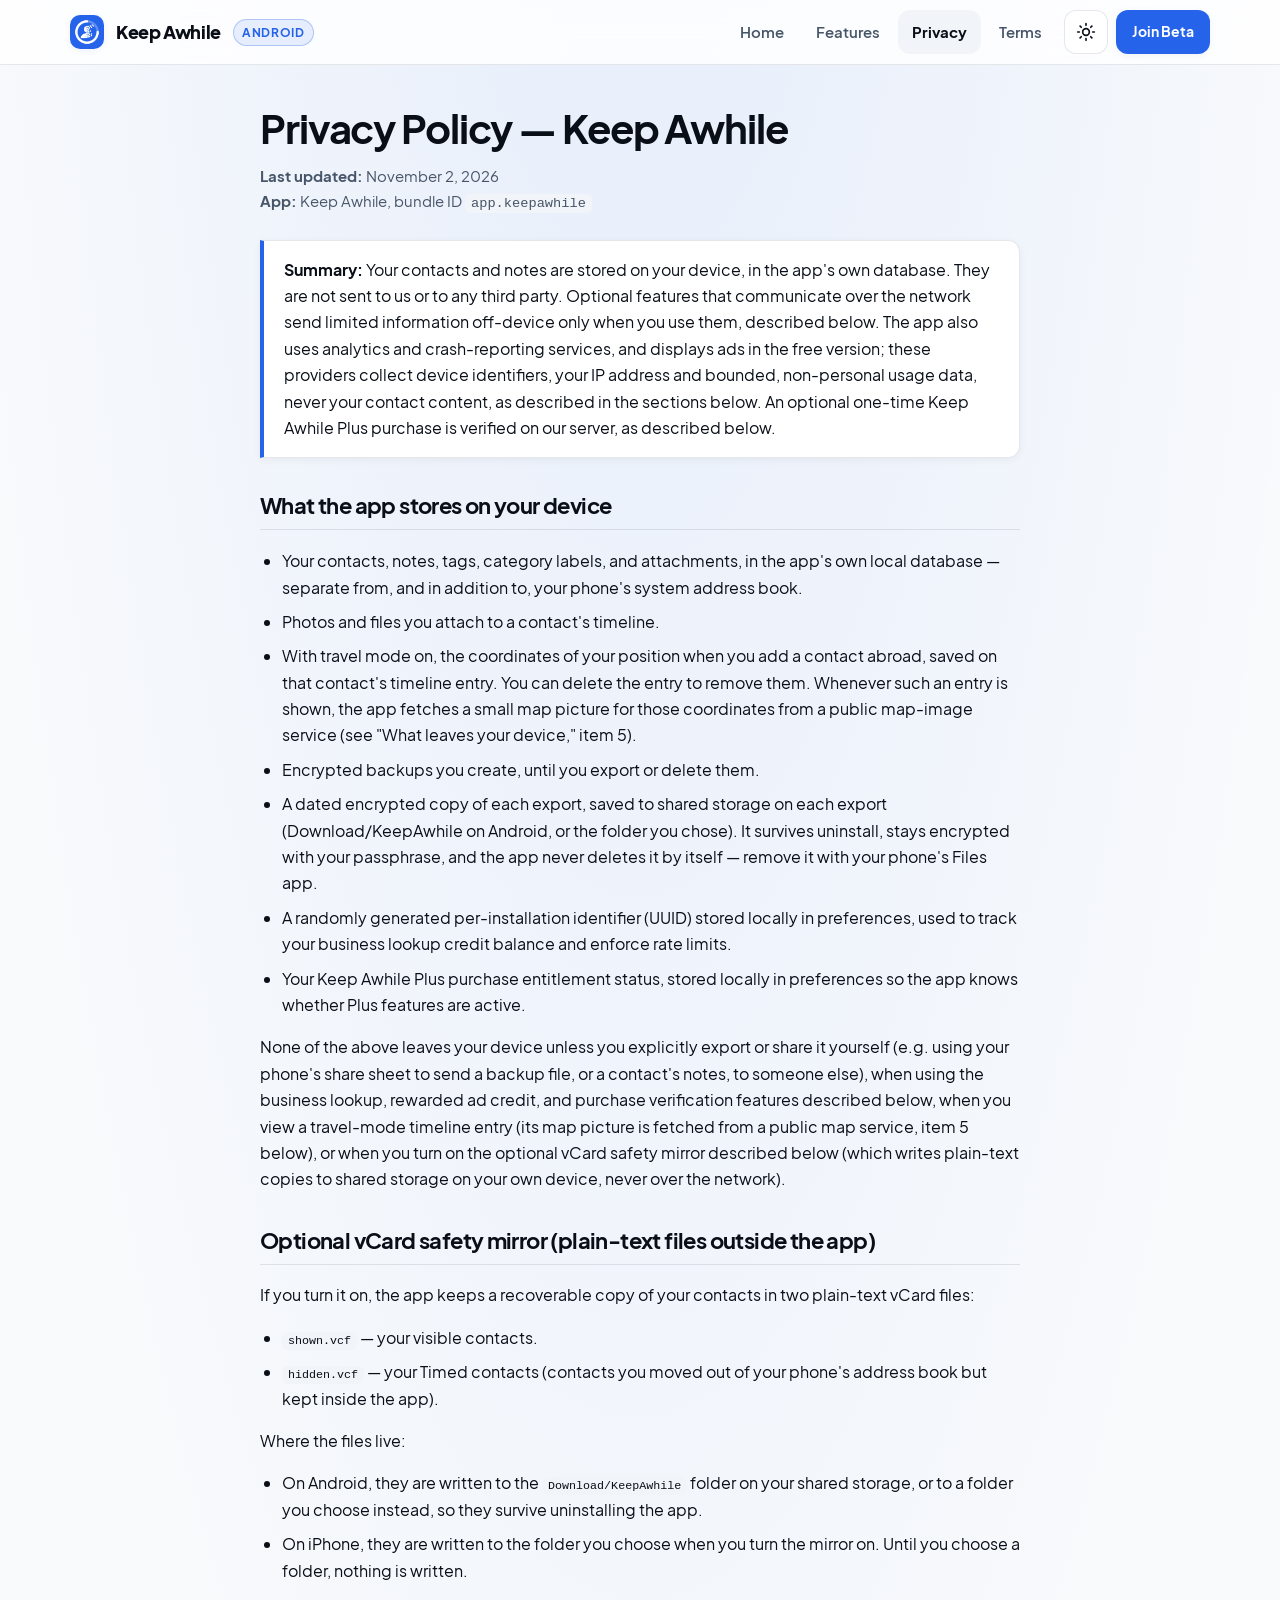
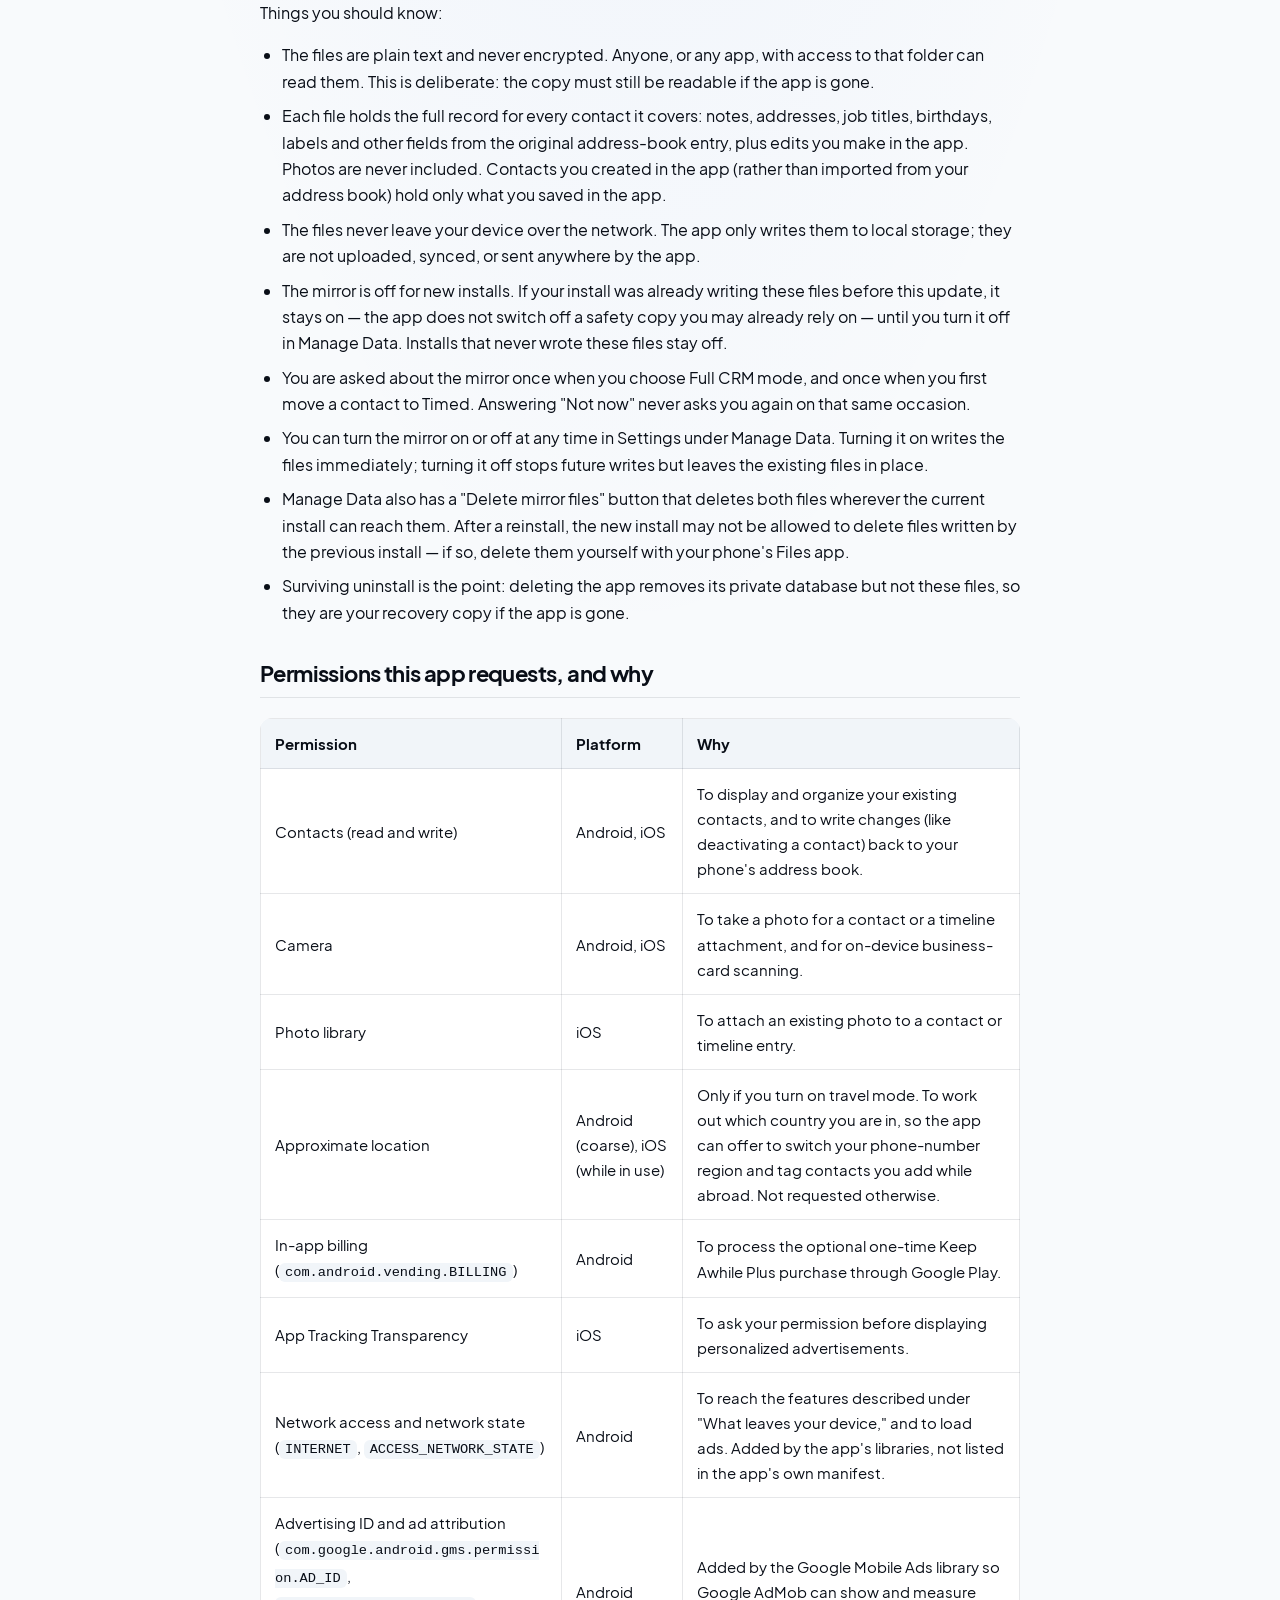
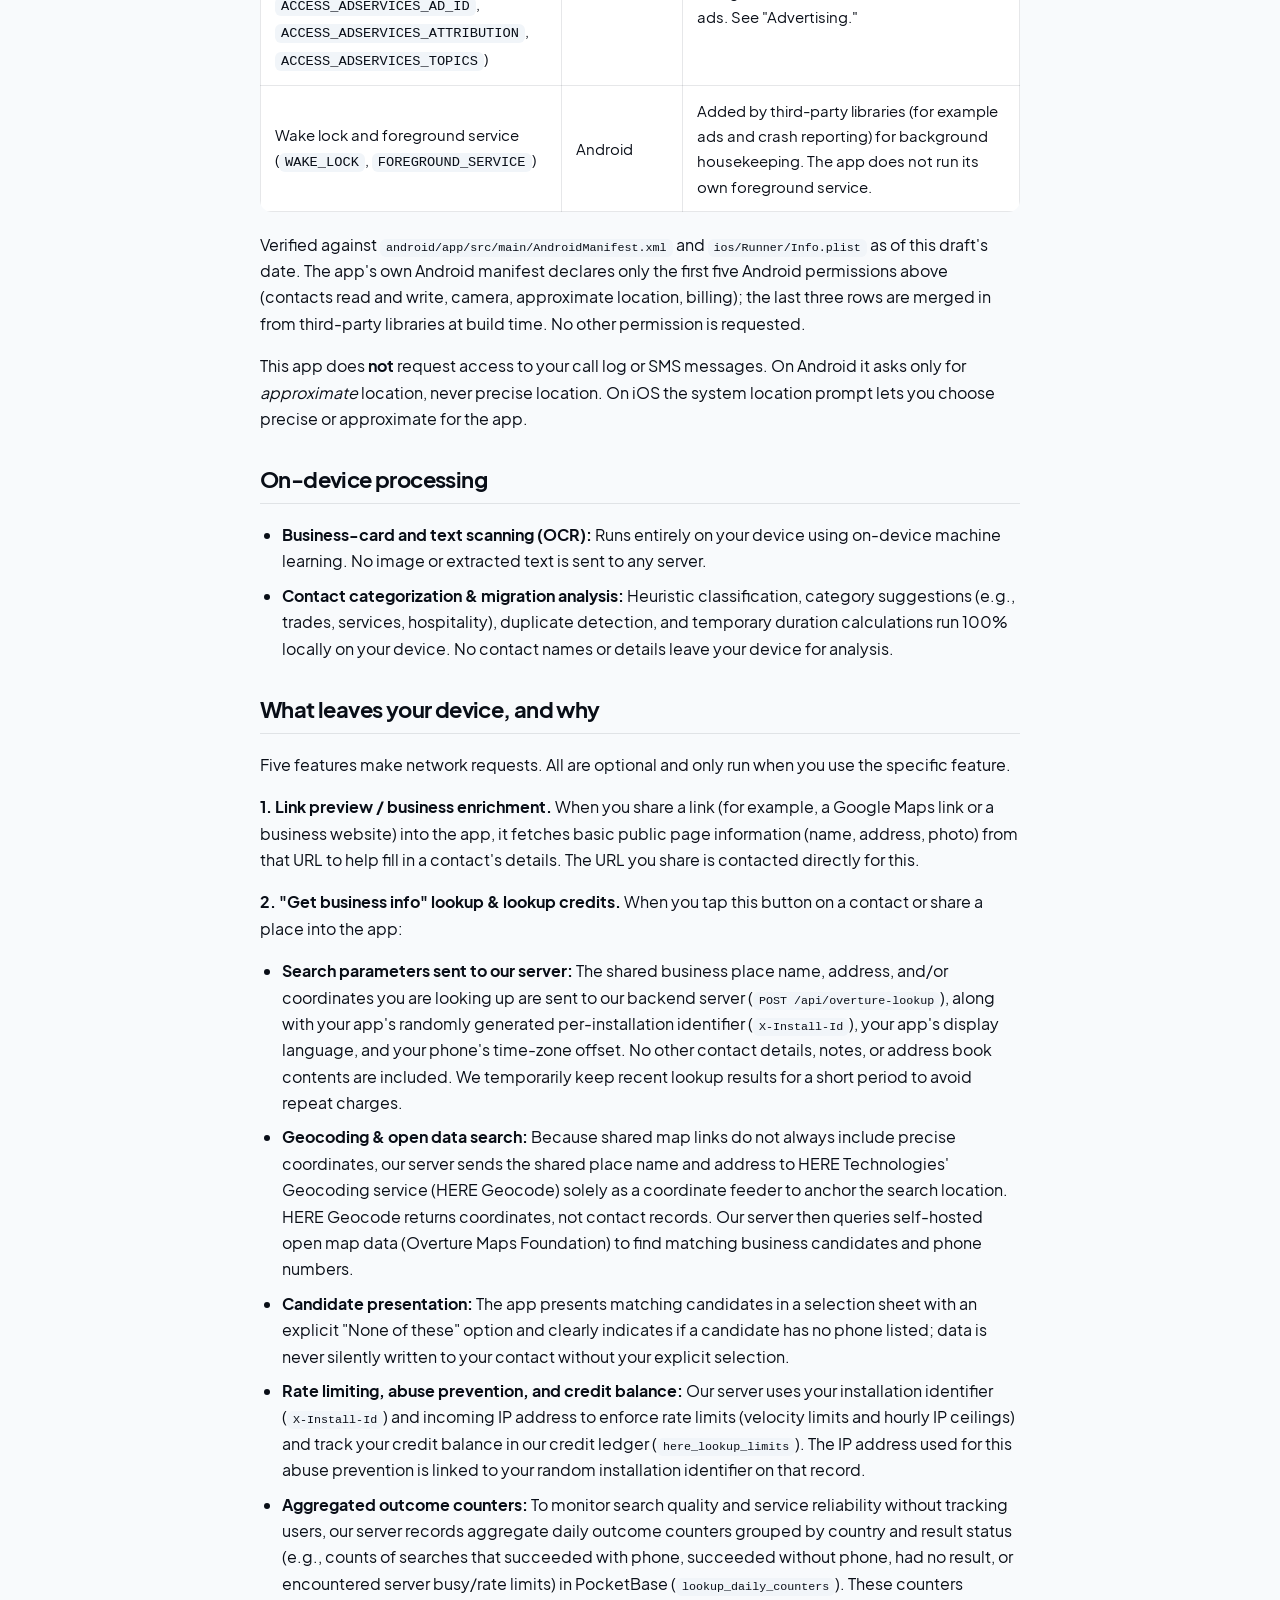
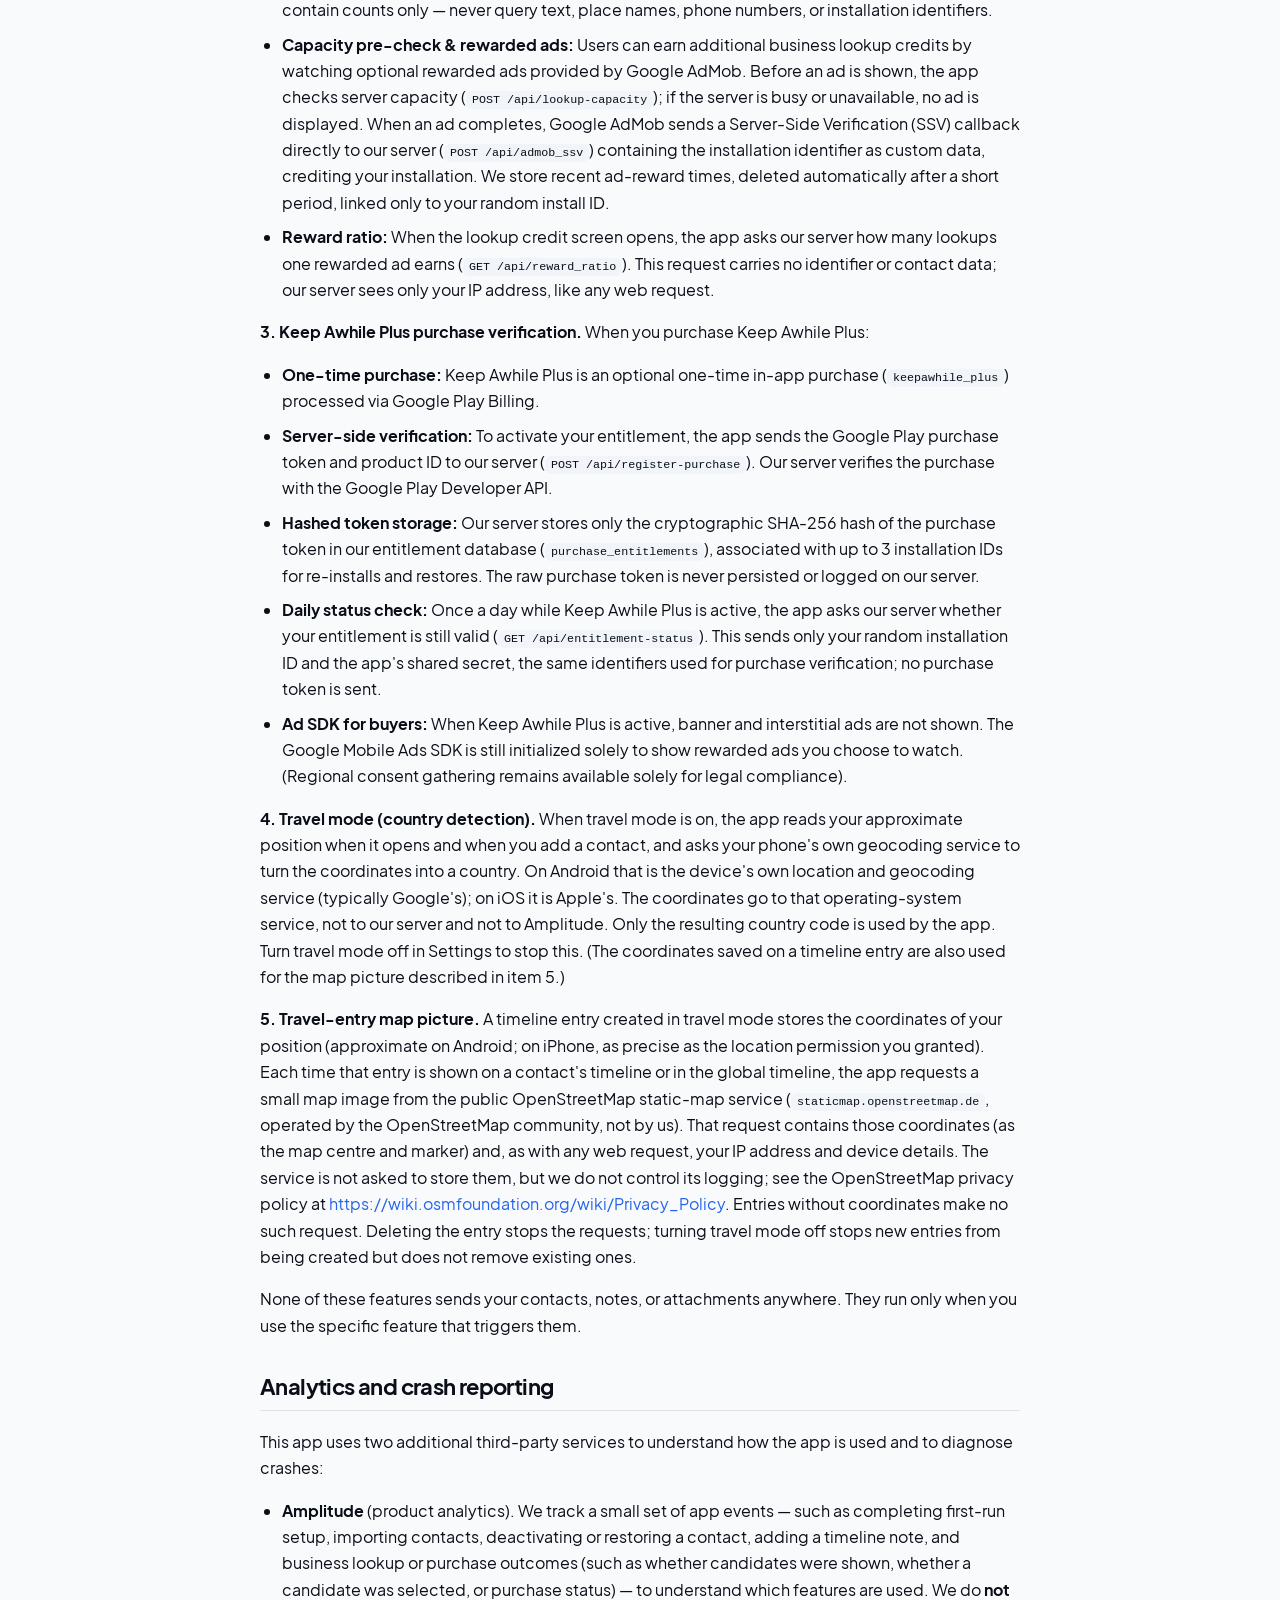
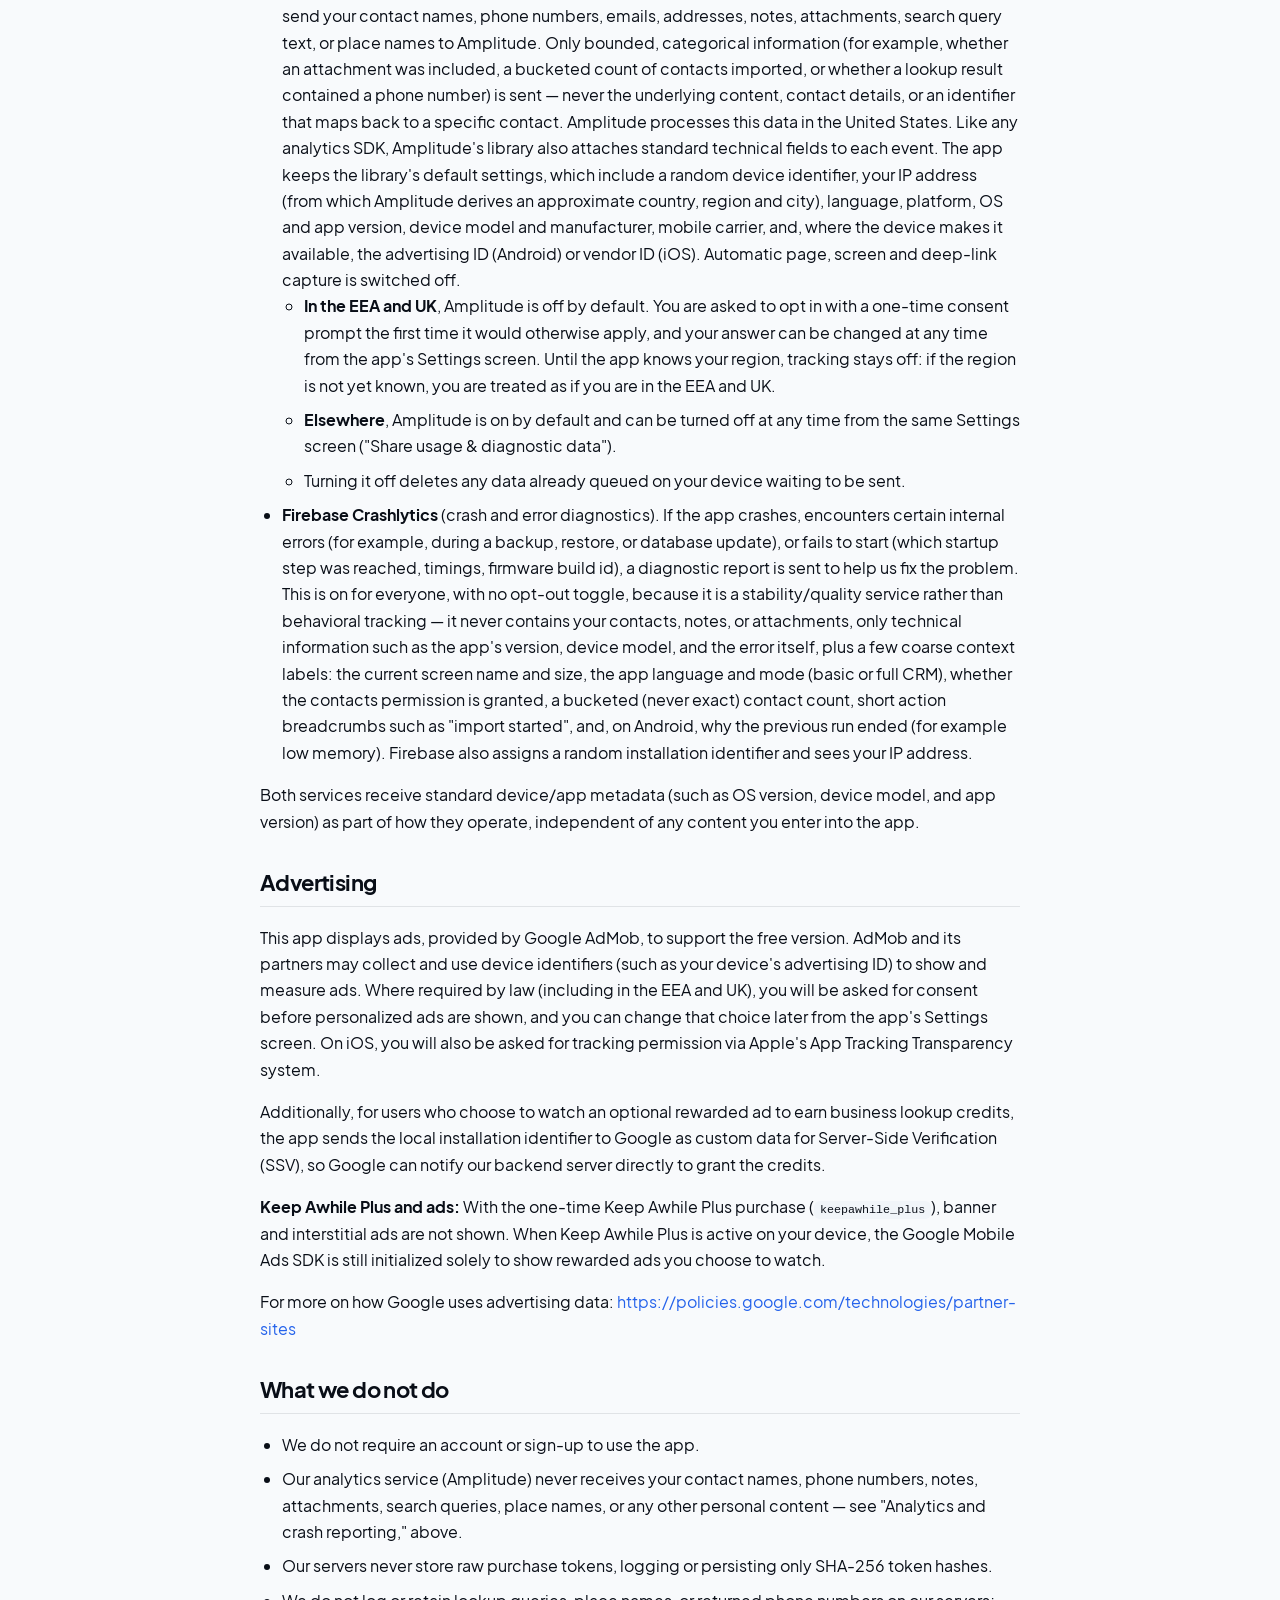
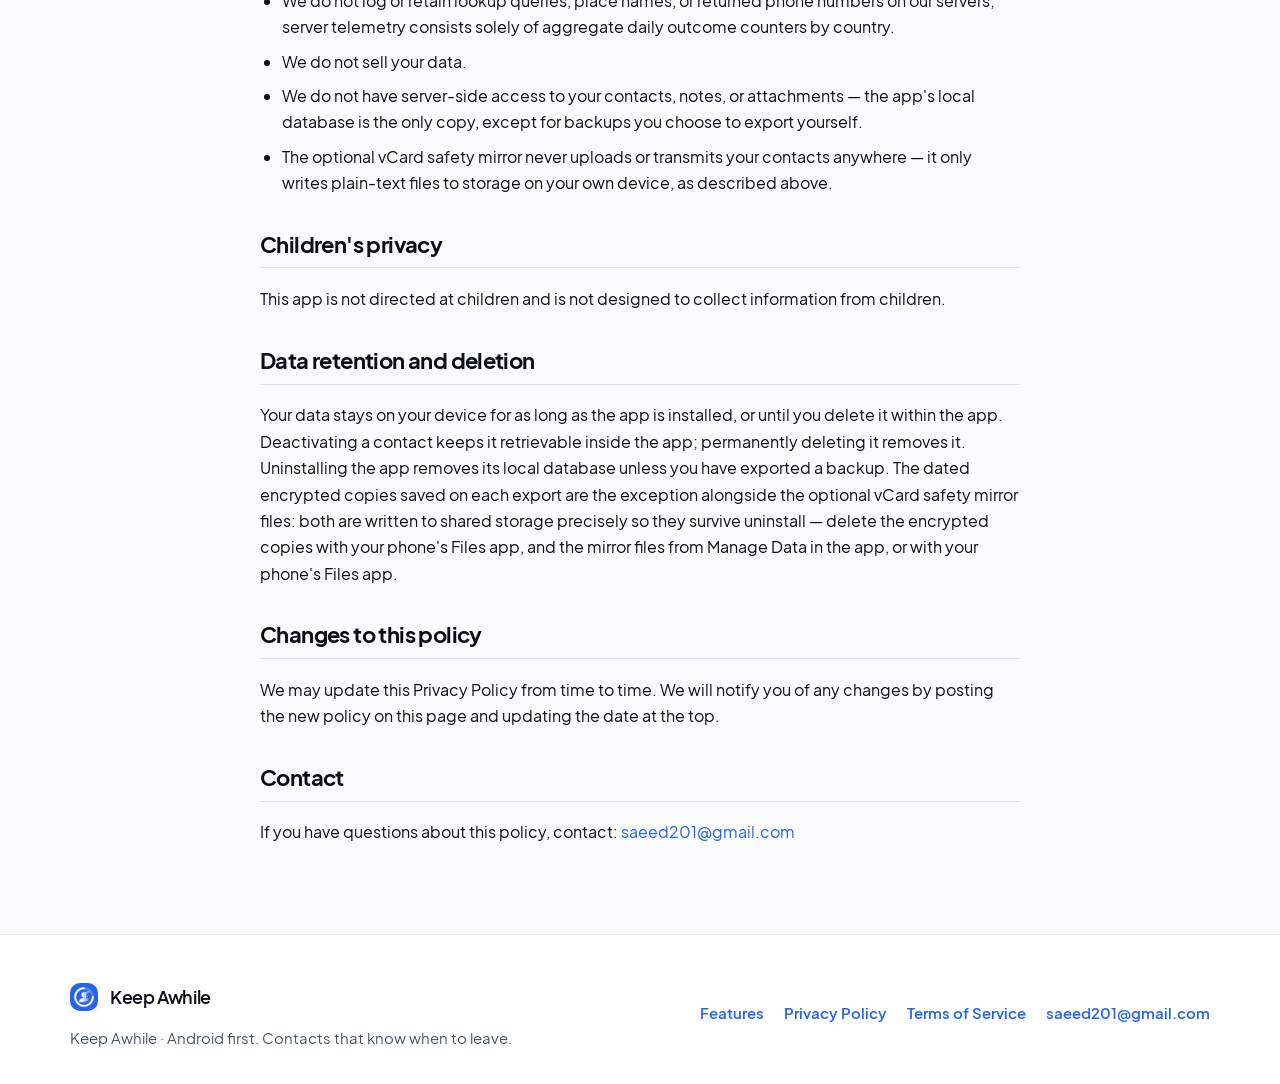
<file: privacy-policy.html>
<!DOCTYPE html>
<html lang="en">
<head>
  <meta charset="UTF-8">
  <meta name="viewport" content="width=device-width, initial-scale=1.0">
  <title>Privacy Policy — Keep Awhile</title>
  <meta name="description" content="How Keep Awhile handles your data: contacts and notes stay on your device.">
  <meta name="theme-color" content="#2563EB">
  <meta property="og:title" content="Privacy Policy — Keep Awhile">
  <meta property="og:description" content="How Keep Awhile handles your data: contacts and notes stay on your device.">
  <meta property="og:image" content="https://saeed265310.github.io/keepawhile-privacy/assets/og.png">
  <meta property="og:url" content="https://saeed265310.github.io/keepawhile-privacy/privacy-policy.html">
  <link rel="icon" href="assets/icon.png">
  <link rel="stylesheet" href="assets/style.css">
</head>
<body>
<a class="skip" href="#main">Skip to content</a>
<header class="site-header">
  <div class="wrap">
    <a class="brand" href="index.html">
      <img src="assets/icon.png" alt="" width="34" height="34">
      <span>Keep Awhile</span>
      <span class="brand-badge">Android</span>
    </a>
    <div class="header-controls">
      <nav aria-label="Main">
        <ul>
          <li><a href="index.html">Home</a></li>
          <li><a href="features.html">Features</a></li>
          <li><a href="privacy-policy.html" aria-current="page">Privacy</a></li>
          <li><a href="terms.html">Terms</a></li>
        </ul>
      </nav>
      <button type="button" class="theme-toggle" id="theme-toggle" aria-label="Toggle colour theme" title="Toggle light/dark theme">
        <svg viewBox="0 0 24 24" fill="none" stroke="currentColor" stroke-width="2" stroke-linecap="round" stroke-linejoin="round" aria-hidden="true">
          <circle cx="12" cy="12" r="4"></circle>
          <path d="M12 2v2M12 20v2M4.93 4.93l1.41 1.41M17.66 17.66l1.41 1.41M2 12h2M20 12h2M6.34 17.66l-1.41 1.41M19.07 4.93l-1.41 1.41"></path>
        </svg>
      </button>
      <a class="header-cta" href="index.html#waitlist">Join Beta</a>
    </div>
  </div>
</header>
<main id="main" class="legal">
<h1>Privacy Policy — Keep Awhile</h1>
<div class="meta">
<strong>Last updated:</strong> November 2, 2026<br>
<strong>App:</strong> Keep Awhile, bundle ID <code>app.keepawhile</code>
</div>

<div class="highlight"><strong>Summary:</strong> Your contacts and notes are stored on your device, in the app's own database. They are not sent to us or to any third party. Optional features that communicate over the network send limited information off-device only when you use them, described below. The app also uses analytics and crash-reporting services, and displays ads in the free version; these providers collect device identifiers, your IP address and bounded, non-personal usage data, never your contact content, as described in the sections below. An optional one-time Keep Awhile Plus purchase is verified on our server, as described below.</div>
<h2>What the app stores on your device</h2>
<ul>
<li>Your contacts, notes, tags, category labels, and attachments, in the app's own local database — separate from, and in addition to, your phone's system address book.
</li>
<li>Photos and files you attach to a contact's timeline.
</li>
<li>With travel mode on, the coordinates of your position when you add a contact abroad, saved on that contact's timeline entry. You can delete the entry to remove them. Whenever such an entry is shown, the app fetches a small map picture for those coordinates from a public map-image service (see "What leaves your device," item 5).
</li>
<li>Encrypted backups you create, until you export or delete them.
</li>
<li>A dated encrypted copy of each export, saved to shared storage on each export (Download/KeepAwhile on Android, or the folder you chose). It survives uninstall, stays encrypted with your passphrase, and the app never deletes it by itself — remove it with your phone's Files app.
</li>
<li>A randomly generated per-installation identifier (UUID) stored locally in preferences, used to track your business lookup credit balance and enforce rate limits.
</li>
<li>Your Keep Awhile Plus purchase entitlement status, stored locally in preferences so the app knows whether Plus features are active.
</li></ul>
<p>None of the above leaves your device unless you explicitly export or share it yourself (e.g. using your phone's share sheet to send a backup file, or a contact's notes, to someone else), when using the business lookup, rewarded ad credit, and purchase verification features described below, when you view a travel-mode timeline entry (its map picture is fetched from a public map service, item 5 below), or when you turn on the optional vCard safety mirror described below (which writes plain-text copies to shared storage on your own device, never over the network).</p>
<h2>Optional vCard safety mirror (plain-text files outside the app)</h2>
<p>If you turn it on, the app keeps a recoverable copy of your contacts in two plain-text vCard files:</p>
<ul>
<li><code>shown.vcf</code> — your visible contacts.
</li>
<li><code>hidden.vcf</code> — your Timed contacts (contacts you moved out of your phone's address book but kept inside the app).
</li></ul>
<p>Where the files live:</p>
<ul>
<li>On Android, they are written to the <code>Download/KeepAwhile</code> folder on your shared storage, or to a folder you choose instead, so they survive uninstalling the app.
</li>
<li>On iPhone, they are written to the folder you choose when you turn the mirror on. Until you choose a folder, nothing is written.
</li></ul>
<p>Things you should know:</p>
<ul>
<li>The files are plain text and never encrypted. Anyone, or any app, with access to that folder can read them. This is deliberate: the copy must still be readable if the app is gone.
</li>
<li>Each file holds the full record for every contact it covers: notes, addresses, job titles, birthdays, labels and other fields from the original address-book entry, plus edits you make in the app. Photos are never included. Contacts you created in the app (rather than imported from your address book) hold only what you saved in the app.
</li>
<li>The files never leave your device over the network. The app only writes them to local storage; they are not uploaded, synced, or sent anywhere by the app.
</li>
<li>The mirror is off for new installs. If your install was already writing these files before this update, it stays on — the app does not switch off a safety copy you may already rely on — until you turn it off in Manage Data. Installs that never wrote these files stay off.
</li>
<li>You are asked about the mirror once when you choose Full CRM mode, and once when you first move a contact to Timed. Answering "Not now" never asks you again on that same occasion.
</li>
<li>You can turn the mirror on or off at any time in Settings under Manage Data. Turning it on writes the files immediately; turning it off stops future writes but leaves the existing files in place.
</li>
<li>Manage Data also has a "Delete mirror files" button that deletes both files wherever the current install can reach them. After a reinstall, the new install may not be allowed to delete files written by the previous install — if so, delete them yourself with your phone's Files app.
</li>
<li>Surviving uninstall is the point: deleting the app removes its private database but not these files, so they are your recovery copy if the app is gone.
</li></ul>
<h2>Permissions this app requests, and why</h2>
<table>
<thead><tr><th>Permission</th><th>Platform</th><th>Why</th></tr></thead>
<tbody>
<tr><td>Contacts (read and write)</td><td>Android, iOS</td><td>To display and organize your existing contacts, and to write changes (like deactivating a contact) back to your phone's address book.</td></tr>
<tr><td>Camera</td><td>Android, iOS</td><td>To take a photo for a contact or a timeline attachment, and for on-device business-card scanning.</td></tr>
<tr><td>Photo library</td><td>iOS</td><td>To attach an existing photo to a contact or timeline entry.</td></tr>
<tr><td>Approximate location</td><td>Android (coarse), iOS (while in use)</td><td>Only if you turn on travel mode. To work out which country you are in, so the app can offer to switch your phone-number region and tag contacts you add while abroad. Not requested otherwise.</td></tr>
<tr><td>In-app billing (<code>com.android.vending.BILLING</code>)</td><td>Android</td><td>To process the optional one-time Keep Awhile Plus purchase through Google Play.</td></tr>
<tr><td>App Tracking Transparency</td><td>iOS</td><td>To ask your permission before displaying personalized advertisements.</td></tr>
<tr><td>Network access and network state (<code>INTERNET</code>, <code>ACCESS_NETWORK_STATE</code>)</td><td>Android</td><td>To reach the features described under "What leaves your device," and to load ads. Added by the app's libraries, not listed in the app's own manifest.</td></tr>
<tr><td>Advertising ID and ad attribution (<code>com.google.android.gms.permission.AD_ID</code>, <code>ACCESS_ADSERVICES_AD_ID</code>, <code>ACCESS_ADSERVICES_ATTRIBUTION</code>, <code>ACCESS_ADSERVICES_TOPICS</code>)</td><td>Android</td><td>Added by the Google Mobile Ads library so Google AdMob can show and measure ads. See "Advertising."</td></tr>
<tr><td>Wake lock and foreground service (<code>WAKE_LOCK</code>, <code>FOREGROUND_SERVICE</code>)</td><td>Android</td><td>Added by third-party libraries (for example ads and crash reporting) for background housekeeping. The app does not run its own foreground service.</td></tr>
</tbody>
</table>
<p>Verified against <code>android/app/src/main/AndroidManifest.xml</code> and <code>ios/Runner/Info.plist</code> as of this draft's date. The app's own Android manifest declares only the first five Android permissions above (contacts read and write, camera, approximate location, billing); the last three rows are merged in from third-party libraries at build time. No other permission is requested.</p>
<p>This app does <strong>not</strong> request access to your call log or SMS messages. On Android it asks only for <em>approximate</em> location, never precise location. On iOS the system location prompt lets you choose precise or approximate for the app.</p>
<h2>On-device processing</h2>
<ul>
<li><strong>Business-card and text scanning (OCR):</strong> Runs entirely on your device using on-device machine learning. No image or extracted text is sent to any server.
</li>
<li><strong>Contact categorization &amp; migration analysis:</strong> Heuristic classification, category suggestions (e.g., trades, services, hospitality), duplicate detection, and temporary duration calculations run 100% locally on your device. No contact names or details leave your device for analysis.
</li></ul>
<h2>What leaves your device, and why</h2>
<p>Five features make network requests. All are optional and only run when you use the specific feature.</p>
<p><strong>1. Link preview / business enrichment.</strong> When you share a link (for example, a Google Maps link or a business website) into the app, it fetches basic public page information (name, address, photo) from that URL to help fill in a contact's details. The URL you share is contacted directly for this.</p>
<p><strong>2. "Get business info" lookup &amp; lookup credits.</strong> When you tap this button on a contact or share a place into the app:</p>
<ul>
<li><strong>Search parameters sent to our server:</strong> The shared business place name, address, and/or coordinates you are looking up are sent to our backend server (<code>POST /api/overture-lookup</code>), along with your app's randomly generated per-installation identifier (<code>X-Install-Id</code>), your app's display language, and your phone's time-zone offset. No other contact details, notes, or address book contents are included. We temporarily keep recent lookup results for a short period to avoid repeat charges.
</li>
<li><strong>Geocoding &amp; open data search:</strong> Because shared map links do not always include precise coordinates, our server sends the shared place name and address to HERE Technologies' Geocoding service (HERE Geocode) solely as a coordinate feeder to anchor the search location. HERE Geocode returns coordinates, not contact records. Our server then queries self-hosted open map data (Overture Maps Foundation) to find matching business candidates and phone numbers.
</li>
<li><strong>Candidate presentation:</strong> The app presents matching candidates in a selection sheet with an explicit "None of these" option and clearly indicates if a candidate has no phone listed; data is never silently written to your contact without your explicit selection.
</li>
<li><strong>Rate limiting, abuse prevention, and credit balance:</strong> Our server uses your installation identifier (<code>X-Install-Id</code>) and incoming IP address to enforce rate limits (velocity limits and hourly IP ceilings) and track your credit balance in our credit ledger (<code>here_lookup_limits</code>). The IP address used for this abuse prevention is linked to your random installation identifier on that record.
</li>
<li><strong>Aggregated outcome counters:</strong> To monitor search quality and service reliability without tracking users, our server records aggregate daily outcome counters grouped by country and result status (e.g., counts of searches that succeeded with phone, succeeded without phone, had no result, or encountered server busy/rate limits) in PocketBase (<code>lookup_daily_counters</code>). These counters contain counts only — never query text, place names, phone numbers, or installation identifiers.
</li>
<li><strong>Capacity pre-check &amp; rewarded ads:</strong> Users can earn additional business lookup credits by watching optional rewarded ads provided by Google AdMob. Before an ad is shown, the app checks server capacity (<code>POST /api/lookup-capacity</code>); if the server is busy or unavailable, no ad is displayed. When an ad completes, Google AdMob sends a Server-Side Verification (SSV) callback directly to our server (<code>POST /api/admob_ssv</code>) containing the installation identifier as custom data, crediting your installation. We store recent ad-reward times, deleted automatically after a short period, linked only to your random install ID.
</li>
<li><strong>Reward ratio:</strong> When the lookup credit screen opens, the app asks our server how many lookups one rewarded ad earns (<code>GET /api/reward_ratio</code>). This request carries no identifier or contact data; our server sees only your IP address, like any web request.
</li></ul>
<p><strong>3. Keep Awhile Plus purchase verification.</strong> When you purchase Keep Awhile Plus:</p>
<ul>
<li><strong>One-time purchase:</strong> Keep Awhile Plus is an optional one-time in-app purchase (<code>keepawhile_plus</code>) processed via Google Play Billing.
</li>
<li><strong>Server-side verification:</strong> To activate your entitlement, the app sends the Google Play purchase token and product ID to our server (<code>POST /api/register-purchase</code>). Our server verifies the purchase with the Google Play Developer API.
</li>
<li><strong>Hashed token storage:</strong> Our server stores only the cryptographic SHA-256 hash of the purchase token in our entitlement database (<code>purchase_entitlements</code>), associated with up to 3 installation IDs for re-installs and restores. The raw purchase token is never persisted or logged on our server.
</li>
<li><strong>Daily status check:</strong> Once a day while Keep Awhile Plus is active, the app asks our server whether your entitlement is still valid (<code>GET /api/entitlement-status</code>). This sends only your random installation ID and the app's shared secret, the same identifiers used for purchase verification; no purchase token is sent.
</li>
<li><strong>Ad SDK for buyers:</strong> When Keep Awhile Plus is active, banner and interstitial ads are not shown. The Google Mobile Ads SDK is still initialized solely to show rewarded ads you choose to watch. (Regional consent gathering remains available solely for legal compliance).
</li></ul>
<p><strong>4. Travel mode (country detection).</strong> When travel mode is on, the app reads your approximate position when it opens and when you add a contact, and asks your phone's own geocoding service to turn the coordinates into a country. On Android that is the device's own location and geocoding service (typically Google's); on iOS it is Apple's. The coordinates go to that operating-system service, not to our server and not to Amplitude. Only the resulting country code is used by the app. Turn travel mode off in Settings to stop this. (The coordinates saved on a timeline entry are also used for the map picture described in item 5.)</p>
<p><strong>5. Travel-entry map picture.</strong> A timeline entry created in travel mode stores the coordinates of your position (approximate on Android; on iPhone, as precise as the location permission you granted). Each time that entry is shown on a contact's timeline or in the global timeline, the app requests a small map image from the public OpenStreetMap static-map service (<code>staticmap.openstreetmap.de</code>, operated by the OpenStreetMap community, not by us). That request contains those coordinates (as the map centre and marker) and, as with any web request, your IP address and device details. The service is not asked to store them, but we do not control its logging; see the OpenStreetMap privacy policy at <a href="https://wiki.osmfoundation.org/wiki/Privacy_Policy">https://wiki.osmfoundation.org/wiki/Privacy_Policy</a>. Entries without coordinates make no such request. Deleting the entry stops the requests; turning travel mode off stops new entries from being created but does not remove existing ones.</p>
<p>None of these features sends your contacts, notes, or attachments anywhere. They run only when you use the specific feature that triggers them.</p>
<h2>Analytics and crash reporting</h2>
<p>This app uses two additional third-party services to understand how the app is used and to diagnose crashes:</p>
<ul>
<li><strong>Amplitude</strong> (product analytics). We track a small set of app events — such as completing first-run setup, importing contacts, deactivating or restoring a contact, adding a timeline note, and business lookup or purchase outcomes (such as whether candidates were shown, whether a candidate was selected, or purchase status) — to understand which features are used. We do <strong>not</strong> send your contact names, phone numbers, emails, addresses, notes, attachments, search query text, or place names to Amplitude. Only bounded, categorical information (for example, whether an attachment was included, a bucketed count of contacts imported, or whether a lookup result contained a phone number) is sent — never the underlying content, contact details, or an identifier that maps back to a specific contact. Amplitude processes this data in the United States. Like any analytics SDK, Amplitude's library also attaches standard technical fields to each event. The app keeps the library's default settings, which include a random device identifier, your IP address (from which Amplitude derives an approximate country, region and city), language, platform, OS and app version, device model and manufacturer, mobile carrier, and, where the device makes it available, the advertising ID (Android) or vendor ID (iOS). Automatic page, screen and deep-link capture is switched off.
<ul>
<li><strong>In the EEA and UK</strong>, Amplitude is off by default. You are asked to opt in with a one-time consent prompt the first time it would otherwise apply, and your answer can be changed at any time from the app's Settings screen. Until the app knows your region, tracking stays off: if the region is not yet known, you are treated as if you are in the EEA and UK.
</li>
<li><strong>Elsewhere</strong>, Amplitude is on by default and can be turned off at any time from the same Settings screen ("Share usage &amp; diagnostic data").
</li>
<li>Turning it off deletes any data already queued on your device waiting to be sent.
</li></ul>
</li>
<li><strong>Firebase Crashlytics</strong> (crash and error diagnostics). If the app crashes, encounters certain internal errors (for example, during a backup, restore, or database update), or fails to start (which startup step was reached, timings, firmware build id), a diagnostic report is sent to help us fix the problem. This is on for everyone, with no opt-out toggle, because it is a stability/quality service rather than behavioral tracking — it never contains your contacts, notes, or attachments, only technical information such as the app's version, device model, and the error itself, plus a few coarse context labels: the current screen name and size, the app language and mode (basic or full CRM), whether the contacts permission is granted, a bucketed (never exact) contact count, short action breadcrumbs such as "import started", and, on Android, why the previous run ended (for example low memory). Firebase also assigns a random installation identifier and sees your IP address.
</li></ul>
<p>Both services receive standard device/app metadata (such as OS version, device model, and app version) as part of how they operate, independent of any content you enter into the app.</p>
<h2>Advertising</h2>
<p>This app displays ads, provided by Google AdMob, to support the free version. AdMob and its partners may collect and use device identifiers (such as your device's advertising ID) to show and measure ads. Where required by law (including in the EEA and UK), you will be asked for consent before personalized ads are shown, and you can change that choice later from the app's Settings screen. On iOS, you will also be asked for tracking permission via Apple's App Tracking Transparency system.</p>
<p>Additionally, for users who choose to watch an optional rewarded ad to earn business lookup credits, the app sends the local installation identifier to Google as custom data for Server-Side Verification (SSV), so Google can notify our backend server directly to grant the credits.</p>
<p><strong>Keep Awhile Plus and ads:</strong> With the one-time Keep Awhile Plus purchase (<code>keepawhile_plus</code>), banner and interstitial ads are not shown. When Keep Awhile Plus is active on your device, the Google Mobile Ads SDK is still initialized solely to show rewarded ads you choose to watch.</p>
<p>For more on how Google uses advertising data: <a href="https://policies.google.com/technologies/partner-sites">https://policies.google.com/technologies/partner-sites</a></p>
<h2>What we do not do</h2>
<ul>
<li>We do not require an account or sign-up to use the app.
</li>
<li>Our analytics service (Amplitude) never receives your contact names, phone numbers, notes, attachments, search queries, place names, or any other personal content — see "Analytics and crash reporting," above.
</li>
<li>Our servers never store raw purchase tokens, logging or persisting only SHA-256 token hashes.
</li>
<li>We do not log or retain lookup queries, place names, or returned phone numbers on our servers; server telemetry consists solely of aggregate daily outcome counters by country.
</li>
<li>We do not sell your data.
</li>
<li>We do not have server-side access to your contacts, notes, or attachments — the app's local database is the only copy, except for backups you choose to export yourself.
</li>
<li>The optional vCard safety mirror never uploads or transmits your contacts anywhere — it only writes plain-text files to storage on your own device, as described above.
</li></ul>
<h2>Children's privacy</h2>
<p>This app is not directed at children and is not designed to collect information from children.</p>
<h2>Data retention and deletion</h2>
<p>Your data stays on your device for as long as the app is installed, or until you delete it within the app. Deactivating a contact keeps it retrievable inside the app; permanently deleting it removes it. Uninstalling the app removes its local database unless you have exported a backup. The dated encrypted copies saved on each export are the exception alongside the optional vCard safety mirror files: both are written to shared storage precisely so they survive uninstall — delete the encrypted copies with your phone's Files app, and the mirror files from Manage Data in the app, or with your phone's Files app.</p>
<h2>Changes to this policy</h2>
<p>We may update this Privacy Policy from time to time. We will notify you of any changes by posting the new policy on this page and updating the date at the top.</p>
<h2>Contact</h2>
<p>If you have questions about this policy, contact: <a href="mailto:saeed201@gmail.com">saeed201@gmail.com</a></p>
</main>
<footer class="site-footer">
  <div class="wrap footer-inner">
    <div>
      <a class="brand" href="index.html">
        <img src="assets/icon.png" alt="" width="28" height="28">
        <span>Keep Awhile</span>
      </a>
      <p style="margin: 6px 0 0;">Keep Awhile &middot; Android first. Contacts that know when to leave.</p>
    </div>
    <ul>
      <li><a href="features.html">Features</a></li>
      <li><a href="privacy-policy.html">Privacy Policy</a></li>
      <li><a href="terms.html">Terms of Service</a></li>
      <li><a href="mailto:saeed201@gmail.com">saeed201@gmail.com</a></li>
    </ul>
  </div>
</footer>
<script>
(function () {
  var root = document.documentElement;
  var saved = localStorage.getItem("ka-theme");
  if (saved === "light" || saved === "dark") {
    root.setAttribute("data-theme", saved);
  }
  var btn = document.getElementById("theme-toggle");
  if (btn) {
    btn.addEventListener("click", function () {
      var cur = root.getAttribute("data-theme");
      var sysDark = window.matchMedia && window.matchMedia("(prefers-color-scheme: dark)").matches;
      var next = cur ? (cur === "dark" ? "light" : "dark") : (sysDark ? "light" : "dark");
      root.setAttribute("data-theme", next);
      localStorage.setItem("ka-theme", next);
    });
  }
})();
</script>
</body>
</html>
</file>
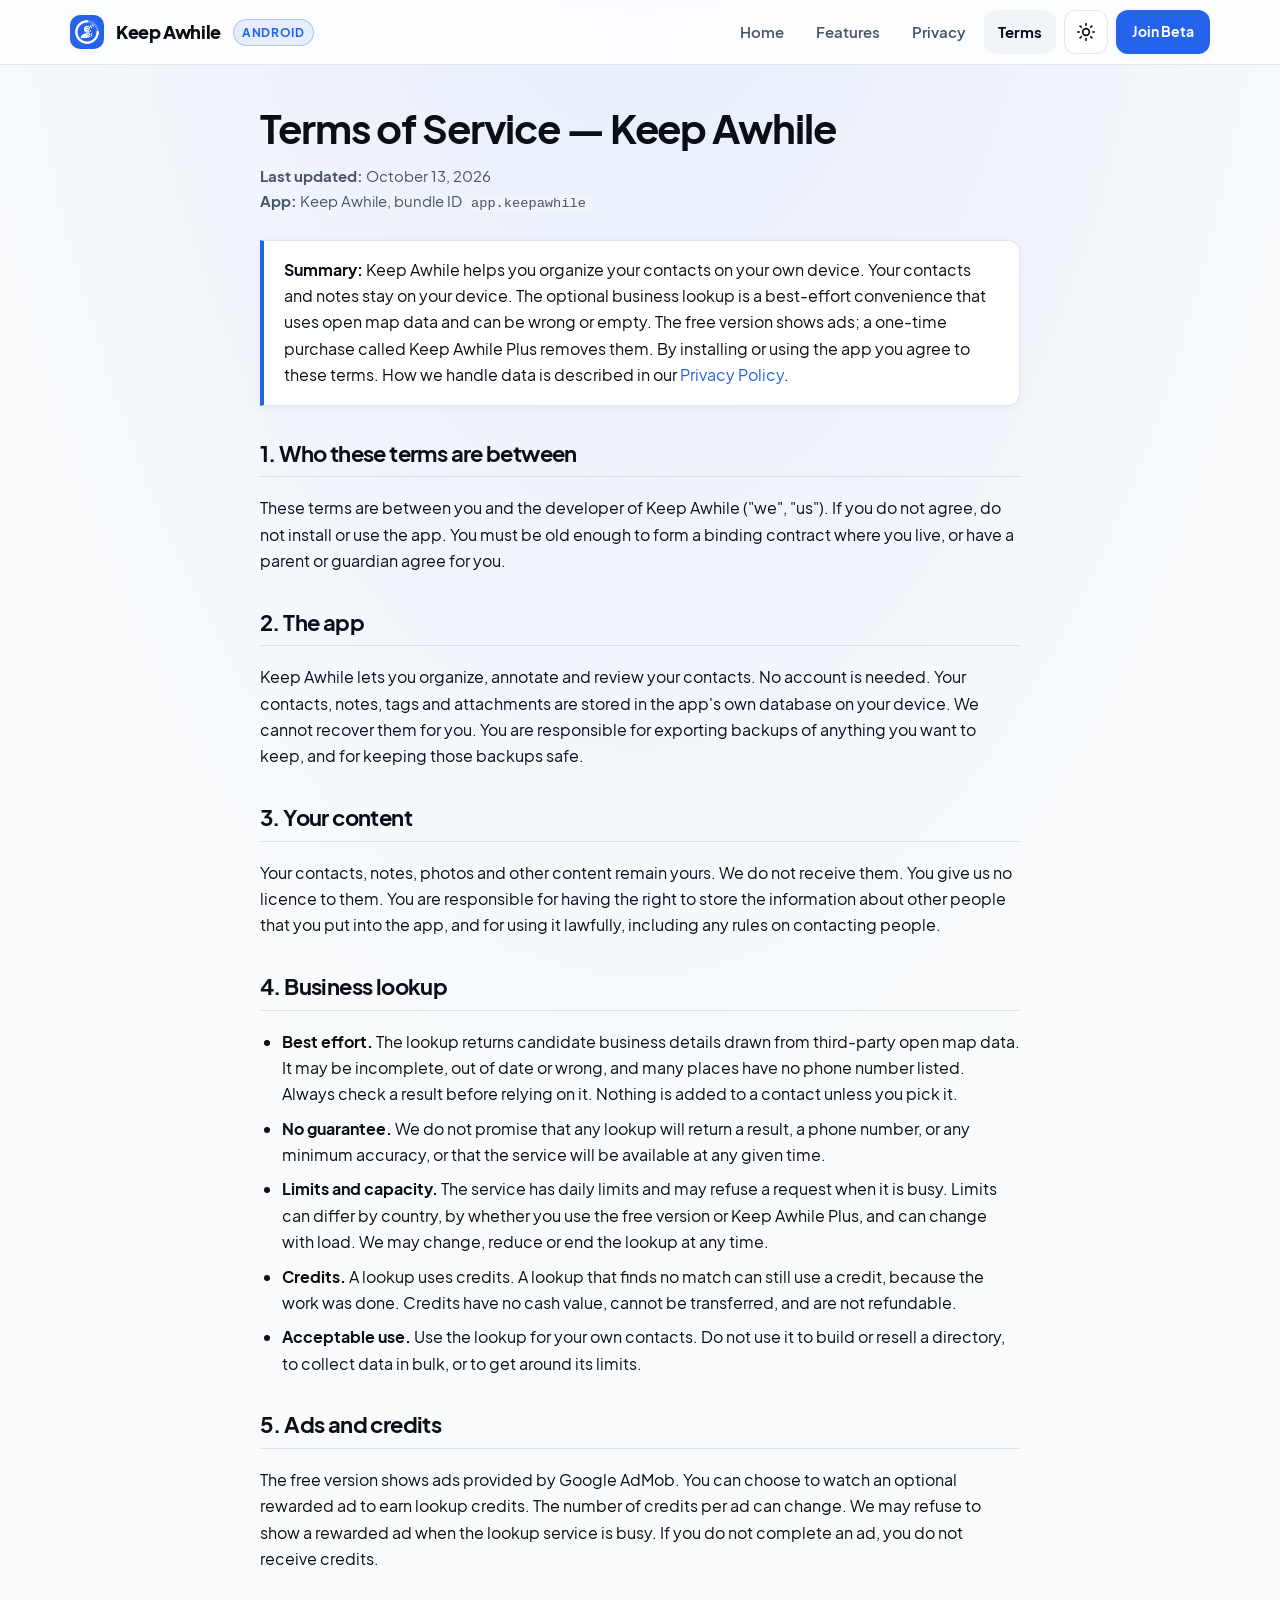
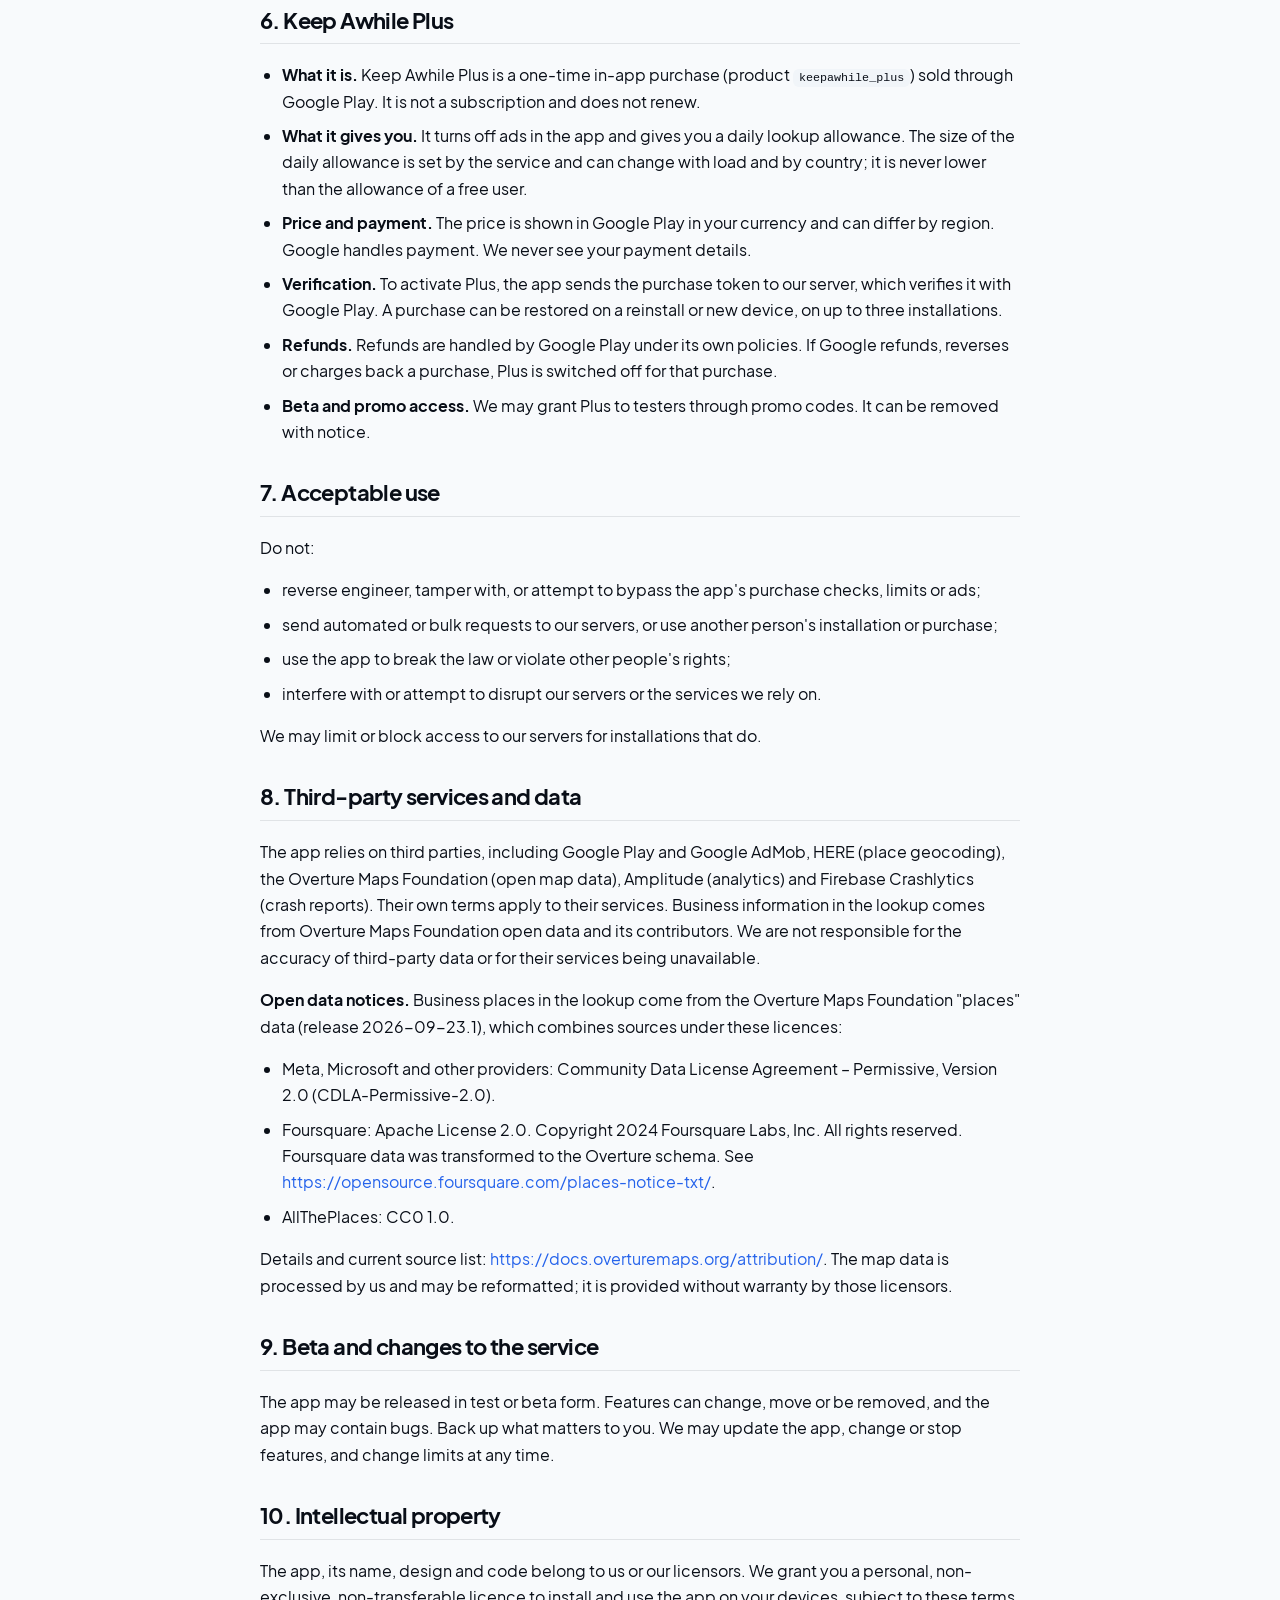
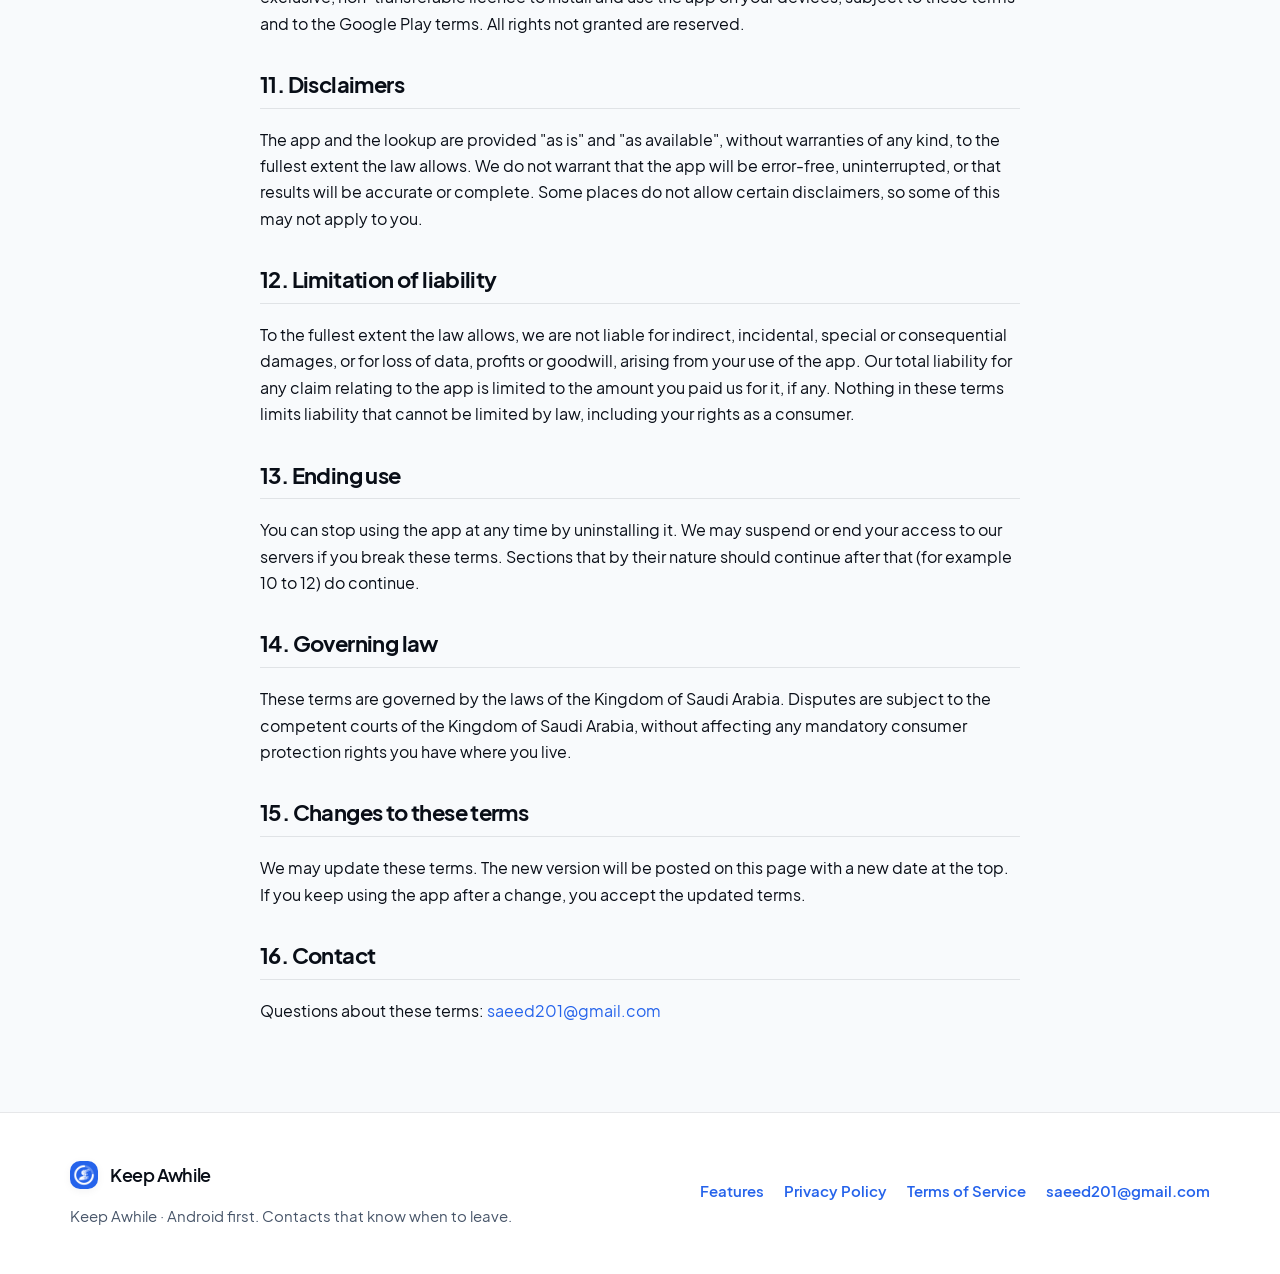
<file: terms.html>
<!DOCTYPE html>
<html lang="en">
<head>
  <meta charset="UTF-8">
  <meta name="viewport" content="width=device-width, initial-scale=1.0">
  <title>Terms of Service — Keep Awhile</title>
  <meta name="description" content="The terms for using the Keep Awhile app.">
  <meta name="theme-color" content="#2563EB">
  <meta property="og:title" content="Terms of Service — Keep Awhile">
  <meta property="og:description" content="The terms for using the Keep Awhile app.">
  <meta property="og:image" content="https://saeed265310.github.io/keepawhile-privacy/assets/og.png">
  <meta property="og:url" content="https://saeed265310.github.io/keepawhile-privacy/terms.html">
  <link rel="icon" href="assets/icon.png">
  <link rel="stylesheet" href="assets/style.css">
</head>
<body>
<a class="skip" href="#main">Skip to content</a>
<header class="site-header">
  <div class="wrap">
    <a class="brand" href="index.html">
      <img src="assets/icon.png" alt="" width="34" height="34">
      <span>Keep Awhile</span>
      <span class="brand-badge">Android</span>
    </a>
    <div class="header-controls">
      <nav aria-label="Main">
        <ul>
          <li><a href="index.html">Home</a></li>
          <li><a href="features.html">Features</a></li>
          <li><a href="privacy-policy.html">Privacy</a></li>
          <li><a href="terms.html" aria-current="page">Terms</a></li>
        </ul>
      </nav>
      <button type="button" class="theme-toggle" id="theme-toggle" aria-label="Toggle colour theme" title="Toggle light/dark theme">
        <svg viewBox="0 0 24 24" fill="none" stroke="currentColor" stroke-width="2" stroke-linecap="round" stroke-linejoin="round" aria-hidden="true">
          <circle cx="12" cy="12" r="4"></circle>
          <path d="M12 2v2M12 20v2M4.93 4.93l1.41 1.41M17.66 17.66l1.41 1.41M2 12h2M20 12h2M6.34 17.66l-1.41 1.41M19.07 4.93l-1.41 1.41"></path>
        </svg>
      </button>
      <a class="header-cta" href="index.html#waitlist">Join Beta</a>
    </div>
  </div>
</header>
<main id="main" class="legal">
<h1>Terms of Service — Keep Awhile</h1>
<div class="meta">
<strong>Last updated:</strong> October 13, 2026<br>
<strong>App:</strong> Keep Awhile, bundle ID <code>app.keepawhile</code>
</div>

<div class="highlight"><strong>Summary:</strong> Keep Awhile helps you organize your contacts on your own device. Your contacts and notes stay on your device. The optional business lookup is a best-effort convenience that uses open map data and can be wrong or empty. The free version shows ads; a one-time purchase called Keep Awhile Plus removes them. By installing or using the app you agree to these terms. How we handle data is described in our <a href="privacy-policy.html">Privacy Policy</a>.</div>
<h2>1. Who these terms are between</h2>
<p>These terms are between you and the developer of Keep Awhile ("we", "us"). If you do not agree, do not install or use the app. You must be old enough to form a binding contract where you live, or have a parent or guardian agree for you.</p>
<h2>2. The app</h2>
<p>Keep Awhile lets you organize, annotate and review your contacts. No account is needed. Your contacts, notes, tags and attachments are stored in the app's own database on your device. We cannot recover them for you. You are responsible for exporting backups of anything you want to keep, and for keeping those backups safe.</p>
<h2>3. Your content</h2>
<p>Your contacts, notes, photos and other content remain yours. We do not receive them. You give us no licence to them. You are responsible for having the right to store the information about other people that you put into the app, and for using it lawfully, including any rules on contacting people.</p>
<h2>4. Business lookup</h2>
<ul>
<li><strong>Best effort.</strong> The lookup returns candidate business details drawn from third-party open map data. It may be incomplete, out of date or wrong, and many places have no phone number listed. Always check a result before relying on it. Nothing is added to a contact unless you pick it.
</li>
<li><strong>No guarantee.</strong> We do not promise that any lookup will return a result, a phone number, or any minimum accuracy, or that the service will be available at any given time.
</li>
<li><strong>Limits and capacity.</strong> The service has daily limits and may refuse a request when it is busy. Limits can differ by country, by whether you use the free version or Keep Awhile Plus, and can change with load. We may change, reduce or end the lookup at any time.
</li>
<li><strong>Credits.</strong> A lookup uses credits. A lookup that finds no match can still use a credit, because the work was done. Credits have no cash value, cannot be transferred, and are not refundable.
</li>
<li><strong>Acceptable use.</strong> Use the lookup for your own contacts. Do not use it to build or resell a directory, to collect data in bulk, or to get around its limits.
</li></ul>
<h2>5. Ads and credits</h2>
<p>The free version shows ads provided by Google AdMob. You can choose to watch an optional rewarded ad to earn lookup credits. The number of credits per ad can change. We may refuse to show a rewarded ad when the lookup service is busy. If you do not complete an ad, you do not receive credits.</p>
<h2>6. Keep Awhile Plus</h2>
<ul>
<li><strong>What it is.</strong> Keep Awhile Plus is a one-time in-app purchase (product <code>keepawhile_plus</code>) sold through Google Play. It is not a subscription and does not renew.
</li>
<li><strong>What it gives you.</strong> It turns off ads in the app and gives you a daily lookup allowance. The size of the daily allowance is set by the service and can change with load and by country; it is never lower than the allowance of a free user.
</li>
<li><strong>Price and payment.</strong> The price is shown in Google Play in your currency and can differ by region. Google handles payment. We never see your payment details.
</li>
<li><strong>Verification.</strong> To activate Plus, the app sends the purchase token to our server, which verifies it with Google Play. A purchase can be restored on a reinstall or new device, on up to three installations.
</li>
<li><strong>Refunds.</strong> Refunds are handled by Google Play under its own policies. If Google refunds, reverses or charges back a purchase, Plus is switched off for that purchase.
</li>
<li><strong>Beta and promo access.</strong> We may grant Plus to testers through promo codes. It can be removed with notice.
</li></ul>
<h2>7. Acceptable use</h2>
<p>Do not:</p>
<ul>
<li>reverse engineer, tamper with, or attempt to bypass the app's purchase checks, limits or ads;
</li>
<li>send automated or bulk requests to our servers, or use another person's installation or purchase;
</li>
<li>use the app to break the law or violate other people's rights;
</li>
<li>interfere with or attempt to disrupt our servers or the services we rely on.
</li></ul>
<p>We may limit or block access to our servers for installations that do.</p>
<h2>8. Third-party services and data</h2>
<p>The app relies on third parties, including Google Play and Google AdMob, HERE (place geocoding), the Overture Maps Foundation (open map data), Amplitude (analytics) and Firebase Crashlytics (crash reports). Their own terms apply to their services. Business information in the lookup comes from Overture Maps Foundation open data and its contributors. We are not responsible for the accuracy of third-party data or for their services being unavailable.</p>
<p><strong>Open data notices.</strong> Business places in the lookup come from the Overture Maps Foundation "places" data (release 2026-09-23.1), which combines sources under these licences:</p>
<ul>
<li>Meta, Microsoft and other providers: Community Data License Agreement – Permissive, Version 2.0 (CDLA-Permissive-2.0).
</li>
<li>Foursquare: Apache License 2.0. Copyright 2024 Foursquare Labs, Inc. All rights reserved. Foursquare data was transformed to the Overture schema. See <a href="https://opensource.foursquare.com/places-notice-txt/">https://opensource.foursquare.com/places-notice-txt/</a>.
</li>
<li>AllThePlaces: CC0 1.0.
</li></ul>
<p>Details and current source list: <a href="https://docs.overturemaps.org/attribution/">https://docs.overturemaps.org/attribution/</a>. The map data is processed by us and may be reformatted; it is provided without warranty by those licensors.</p>
<h2>9. Beta and changes to the service</h2>
<p>The app may be released in test or beta form. Features can change, move or be removed, and the app may contain bugs. Back up what matters to you. We may update the app, change or stop features, and change limits at any time.</p>
<h2>10. Intellectual property</h2>
<p>The app, its name, design and code belong to us or our licensors. We grant you a personal, non-exclusive, non-transferable licence to install and use the app on your devices, subject to these terms and to the Google Play terms. All rights not granted are reserved.</p>
<h2>11. Disclaimers</h2>
<p>The app and the lookup are provided "as is" and "as available", without warranties of any kind, to the fullest extent the law allows. We do not warrant that the app will be error-free, uninterrupted, or that results will be accurate or complete. Some places do not allow certain disclaimers, so some of this may not apply to you.</p>
<h2>12. Limitation of liability</h2>
<p>To the fullest extent the law allows, we are not liable for indirect, incidental, special or consequential damages, or for loss of data, profits or goodwill, arising from your use of the app. Our total liability for any claim relating to the app is limited to the amount you paid us for it, if any. Nothing in these terms limits liability that cannot be limited by law, including your rights as a consumer.</p>
<h2>13. Ending use</h2>
<p>You can stop using the app at any time by uninstalling it. We may suspend or end your access to our servers if you break these terms. Sections that by their nature should continue after that (for example 10 to 12) do continue.</p>
<h2>14. Governing law</h2>
<p>These terms are governed by the laws of the Kingdom of Saudi Arabia. Disputes are subject to the competent courts of the Kingdom of Saudi Arabia, without affecting any mandatory consumer protection rights you have where you live.</p>
<h2>15. Changes to these terms</h2>
<p>We may update these terms. The new version will be posted on this page with a new date at the top. If you keep using the app after a change, you accept the updated terms.</p>
<h2>16. Contact</h2>
<p>Questions about these terms: <a href="mailto:saeed201@gmail.com">saeed201@gmail.com</a></p>
</main>
<footer class="site-footer">
  <div class="wrap footer-inner">
    <div>
      <a class="brand" href="index.html">
        <img src="assets/icon.png" alt="" width="28" height="28">
        <span>Keep Awhile</span>
      </a>
      <p style="margin: 6px 0 0;">Keep Awhile &middot; Android first. Contacts that know when to leave.</p>
    </div>
    <ul>
      <li><a href="features.html">Features</a></li>
      <li><a href="privacy-policy.html">Privacy Policy</a></li>
      <li><a href="terms.html">Terms of Service</a></li>
      <li><a href="mailto:saeed201@gmail.com">saeed201@gmail.com</a></li>
    </ul>
  </div>
</footer>
<script>
(function () {
  var root = document.documentElement;
  var saved = localStorage.getItem("ka-theme");
  if (saved === "light" || saved === "dark") {
    root.setAttribute("data-theme", saved);
  }
  var btn = document.getElementById("theme-toggle");
  if (btn) {
    btn.addEventListener("click", function () {
      var cur = root.getAttribute("data-theme");
      var sysDark = window.matchMedia && window.matchMedia("(prefers-color-scheme: dark)").matches;
      var next = cur ? (cur === "dark" ? "light" : "dark") : (sysDark ? "light" : "dark");
      root.setAttribute("data-theme", next);
      localStorage.setItem("ka-theme", next);
    });
  }
})();
</script>
</body>
</html>
</file>
<file: assets/style.css>
@font-face {
  font-family: "Plus Jakarta Sans";
  font-weight: 400;
  font-display: swap;
  src: url("fonts/PlusJakartaSans-Regular.ttf") format("truetype");
}
@font-face {
  font-family: "Plus Jakarta Sans";
  font-weight: 600;
  font-display: swap;
  src: url("fonts/PlusJakartaSans-SemiBold.ttf") format("truetype");
}
@font-face {
  font-family: "Plus Jakarta Sans";
  font-weight: 700;
  font-display: swap;
  src: url("fonts/PlusJakartaSans-Bold.ttf") format("truetype");
}
@font-face {
  font-family: "Plus Jakarta Sans";
  font-weight: 800;
  font-display: swap;
  src: url("fonts/PlusJakartaSans-ExtraBold.ttf") format("truetype");
}

:root {
  --bg: #F8FAFC;
  --bg-elevated: #F1F5F9;
  --bg-glass: rgba(255, 255, 255, 0.82);
  --card: #FFFFFF;
  --card-subtle: #F1F5F9;
  --card-hover: #F8FAFC;
  --text: #090E17;
  --text-secondary: #334155;
  --muted: #475569;
  --accent: #2563EB;
  --accent-hover: #1D4ED8;
  --accent-soft: rgba(37, 99, 235, 0.1);
  --accent-glow: rgba(37, 99, 235, 0.22);
  --accent-2: #0284C7;
  --link: #2563EB;
  --on-accent: #FFFFFF;
  --border: rgba(15, 23, 42, 0.1);
  --border-strong: rgba(15, 23, 42, 0.18);
  --shadow-sm: 0 2px 8px rgba(15, 23, 42, 0.05);
  --shadow-md: 0 12px 32px -8px rgba(15, 23, 42, 0.1), 0 4px 12px -2px rgba(15, 23, 42, 0.05);
  --shadow-lg: 0 24px 56px -12px rgba(15, 23, 42, 0.18), 0 8px 20px -4px rgba(15, 23, 42, 0.08);
  --bezel-outer: #1E293B;
  --bezel-inner: #0F172A;

  /* Semantic Note & Timer Tokens matching Keep Awhile UI */
  --tag-amber-bg: #FEF3C7;
  --tag-amber-text: #B45309;
  --tag-amber-border: rgba(217, 119, 6, 0.3);
  --tag-red-bg: #FEE2E2;
  --tag-red-text: #B91C1C;
  --tag-red-border: rgba(220, 38, 38, 0.3);
  --tag-green-bg: #DCFCE7;
  --tag-green-text: #15803D;
  --tag-green-border: rgba(22, 163, 74, 0.3);
  --tag-purple-bg: #F3E8FF;
  --tag-purple-text: #7E22CE;
  --tag-purple-border: rgba(147, 51, 234, 0.3);
  --tag-blue-bg: #DBEAFE;
  --tag-blue-text: #1D4ED8;
  --tag-blue-border: rgba(37, 99, 235, 0.3);

  --r-pill: 999px;
  --r-sheet: 28px;
  --r-card: 20px;
  --r-row: 12px;
  --r-button: 12px;
}

@media (prefers-color-scheme: dark) {
  :root:not([data-theme="light"]) {
    --bg: #070B12;
    --bg-elevated: #0D131F;
    --bg-glass: rgba(13, 19, 31, 0.82);
    --card: #111827;
    --card-subtle: #1A2333;
    --card-hover: #1E293B;
    --text: #F8FAFC;
    --text-secondary: #CBD5E1;
    --muted: #94A3B8;
    --accent: #3B82F6;
    --accent-hover: #2563EB;
    --accent-soft: rgba(59, 130, 246, 0.15);
    --accent-glow: rgba(59, 130, 246, 0.28);
    --accent-2: #38BDF8;
    --link: #60A5FA;
    --on-accent: #FFFFFF;
    --border: rgba(255, 255, 255, 0.1);
    --border-strong: rgba(255, 255, 255, 0.2);
    --shadow-sm: 0 2px 8px rgba(0, 0, 0, 0.35);
    --shadow-md: 0 12px 32px -8px rgba(0, 0, 0, 0.55);
    --shadow-lg: 0 28px 64px -12px rgba(0, 0, 0, 0.75);
    --bezel-outer: #334155;
    --bezel-inner: #090D16;

    --tag-amber-bg: rgba(245, 158, 11, 0.16);
    --tag-amber-text: #FCD34D;
    --tag-amber-border: rgba(245, 158, 11, 0.35);
    --tag-red-bg: rgba(239, 68, 68, 0.16);
    --tag-red-text: #FCA5A5;
    --tag-red-border: rgba(239, 68, 68, 0.35);
    --tag-green-bg: rgba(34, 197, 94, 0.16);
    --tag-green-text: #86EFAC;
    --tag-green-border: rgba(34, 197, 94, 0.35);
    --tag-purple-bg: rgba(168, 85, 247, 0.16);
    --tag-purple-text: #D8B4FE;
    --tag-purple-border: rgba(168, 85, 247, 0.35);
    --tag-blue-bg: rgba(59, 130, 246, 0.16);
    --tag-blue-text: #93C5FD;
    --tag-blue-border: rgba(59, 130, 246, 0.35);
  }
}

:root[data-theme="dark"] {
  --bg: #070B12;
  --bg-elevated: #0D131F;
  --bg-glass: rgba(13, 19, 31, 0.82);
  --card: #111827;
  --card-subtle: #1A2333;
  --card-hover: #1E293B;
  --text: #F8FAFC;
  --text-secondary: #CBD5E1;
  --muted: #94A3B8;
  --accent: #3B82F6;
  --accent-hover: #2563EB;
  --accent-soft: rgba(59, 130, 246, 0.15);
  --accent-glow: rgba(59, 130, 246, 0.28);
  --accent-2: #38BDF8;
  --link: #60A5FA;
  --on-accent: #FFFFFF;
  --border: rgba(255, 255, 255, 0.1);
  --border-strong: rgba(255, 255, 255, 0.2);
  --shadow-sm: 0 2px 8px rgba(0, 0, 0, 0.35);
  --shadow-md: 0 12px 32px -8px rgba(0, 0, 0, 0.55);
  --shadow-lg: 0 28px 64px -12px rgba(0, 0, 0, 0.75);
  --bezel-outer: #334155;
  --bezel-inner: #090D16;

  --tag-amber-bg: rgba(245, 158, 11, 0.16);
  --tag-amber-text: #FCD34D;
  --tag-amber-border: rgba(245, 158, 11, 0.35);
  --tag-red-bg: rgba(239, 68, 68, 0.16);
  --tag-red-text: #FCA5A5;
  --tag-red-border: rgba(239, 68, 68, 0.35);
  --tag-green-bg: rgba(34, 197, 94, 0.16);
  --tag-green-text: #86EFAC;
  --tag-green-border: rgba(34, 197, 94, 0.35);
  --tag-purple-bg: rgba(168, 85, 247, 0.16);
  --tag-purple-text: #D8B4FE;
  --tag-purple-border: rgba(168, 85, 247, 0.35);
  --tag-blue-bg: rgba(59, 130, 246, 0.16);
  --tag-blue-text: #93C5FD;
  --tag-blue-border: rgba(59, 130, 246, 0.35);
}

*, *::before, *::after {
  box-sizing: border-box;
}

html {
  scroll-behavior: smooth;
  -webkit-text-size-adjust: 100%;
}

body {
  margin: 0;
  font-family: "Plus Jakarta Sans", system-ui, -apple-system, "Segoe UI", Roboto, sans-serif;
  line-height: 1.65;
  color: var(--text);
  background-color: var(--bg);
  background-image:
    radial-gradient(ellipse 80% 50% at 50% -10%, var(--accent-soft), transparent 70%);
  background-repeat: no-repeat;
  overflow-x: hidden;
}

img {
  max-width: 100%;
  height: auto;
  display: block;
}

a {
  color: var(--link);
  text-decoration: none;
  transition: color 0.15s ease, background-color 0.15s ease, border-color 0.15s ease, transform 0.15s ease;
}

a:hover {
  text-decoration: underline;
}

:focus-visible {
  outline: 2px solid var(--link);
  outline-offset: 3px;
}

.wrap {
  max-width: 1180px;
  margin-inline: auto;
  padding-inline: 20px;
}

/* Skip Link */
.skip {
  position: absolute;
  inset-inline-start: 16px;
  top: -100px;
  background: var(--accent);
  color: var(--on-accent);
  padding: 10px 18px;
  border-radius: var(--r-button);
  font-weight: 700;
  z-index: 1000;
}
.skip:focus {
  top: 12px;
}

/* Sticky Glass Header */
.site-header {
  position: sticky;
  top: 0;
  z-index: 100;
  background: var(--bg-glass);
  backdrop-filter: blur(16px);
  -webkit-backdrop-filter: blur(16px);
  border-bottom: 1px solid var(--border);
}

.site-header .wrap {
  display: flex;
  flex-wrap: wrap;
  align-items: center;
  justify-content: space-between;
  gap: 8px 16px;
  padding-block: 10px;
}

.brand {
  display: inline-flex;
  align-items: center;
  gap: 12px;
  min-height: 44px;
  font-weight: 800;
  font-size: 1.15rem;
  letter-spacing: -0.02em;
  color: var(--text);
}
.brand:hover {
  text-decoration: none;
}
.brand img {
  border-radius: 10px;
  box-shadow: var(--shadow-sm);
}
.brand-badge {
  font-size: 0.72rem;
  font-weight: 700;
  text-transform: uppercase;
  letter-spacing: 0.06em;
  padding: 3px 8px;
  border-radius: var(--r-pill);
  background: var(--accent-soft);
  color: var(--link);
  border: 1px solid var(--tag-blue-border);
}

.header-controls {
  display: flex;
  flex-wrap: wrap;
  align-items: center;
  gap: 8px;
}

nav ul {
  display: flex;
  flex-wrap: wrap;
  gap: 4px;
  list-style: none;
  margin: 0;
  padding: 0;
}

nav a {
  display: inline-flex;
  align-items: center;
  min-height: 44px;
  padding-inline: 14px;
  font-weight: 600;
  font-size: 0.95rem;
  color: var(--muted);
  border-radius: var(--r-button);
}

nav a:hover {
  color: var(--text);
  background: var(--card-subtle);
  text-decoration: none;
}

nav a[aria-current="page"] {
  color: var(--text);
  background: var(--card-subtle);
  font-weight: 700;
}

.theme-toggle {
  display: inline-flex;
  align-items: center;
  justify-content: center;
  width: 44px;
  height: 44px;
  border-radius: var(--r-button);
  border: 1px solid var(--border);
  background: var(--card);
  color: var(--text);
  cursor: pointer;
  padding: 0;
  transition: background-color 0.15s ease, border-color 0.15s ease;
}
.theme-toggle:hover {
  background: var(--card-subtle);
  border-color: var(--border-strong);
}
.theme-toggle svg {
  width: 20px;
  height: 20px;
}

.header-cta {
  display: inline-flex;
  align-items: center;
  justify-content: center;
  min-height: 44px;
  padding-inline: 16px;
  border-radius: var(--r-button);
  font-weight: 700;
  font-size: 0.9rem;
  background: var(--accent);
  color: var(--on-accent);
  box-shadow: var(--shadow-sm);
}
.header-cta:hover {
  background: var(--accent-hover);
  text-decoration: none;
}

/* Typography & Shared Elements */
h1, h2, h3, h4 {
  line-height: 1.15;
  letter-spacing: -0.028em;
  color: var(--text);
  margin-top: 0;
}

.eyebrow {
  display: inline-flex;
  align-items: center;
  gap: 8px;
  padding: 6px 14px;
  border-radius: var(--r-pill);
  background: var(--card);
  border: 1px solid var(--border-strong);
  box-shadow: var(--shadow-sm);
  font-size: 0.8rem;
  font-weight: 700;
  letter-spacing: 0.05em;
  text-transform: uppercase;
  color: var(--link);
  margin-bottom: 20px;
}

.eyebrow-dot {
  width: 8px;
  height: 8px;
  border-radius: 50%;
  background: var(--accent);
  box-shadow: 0 0 0 4px var(--accent-soft);
}

/* Buttons */
.btn {
  display: inline-flex;
  align-items: center;
  justify-content: center;
  gap: 10px;
  min-height: 48px;
  padding: 12px 24px;
  border-radius: var(--r-button);
  font-family: inherit;
  font-size: 1rem;
  font-weight: 700;
  background: var(--accent);
  color: var(--on-accent);
  border: 1px solid transparent;
  cursor: pointer;
  box-shadow: 0 4px 14px var(--accent-glow);
  transition: transform 0.15s ease, background-color 0.15s ease, box-shadow 0.15s ease;
}
.btn:hover {
  background: var(--accent-hover);
  text-decoration: none;
  transform: translateY(-1px);
}
.btn[aria-disabled="true"] {
  cursor: default;
  background: var(--card);
  color: var(--text);
  border: 1px solid var(--border-strong);
  box-shadow: var(--shadow-sm);
  transform: none;
}

.btn-secondary {
  display: inline-flex;
  align-items: center;
  justify-content: center;
  gap: 8px;
  min-height: 48px;
  padding: 12px 20px;
  border-radius: var(--r-button);
  font-weight: 700;
  font-size: 0.95rem;
  background: var(--card);
  color: var(--text);
  border: 1px solid var(--border-strong);
  box-shadow: var(--shadow-sm);
}
.btn-secondary:hover {
  background: var(--card-subtle);
  text-decoration: none;
}

/* Hero Section */
.hero {
  padding-block: 64px 56px;
  text-align: center;
  position: relative;
}

.hero-copy {
  max-width: 780px;
  margin-inline: auto;
}

.hero h1 {
  font-size: clamp(2.35rem, 5.5vw, 4rem);
  font-weight: 800;
  letter-spacing: -0.035em;
  margin-bottom: 20px;
}

.hero h1 .text-gradient {
  background: linear-gradient(135deg, var(--accent) 0%, var(--accent-2) 100%);
  -webkit-background-clip: text;
  background-clip: text;
  color: transparent;
}

.hero-lead {
  font-size: clamp(1.08rem, 2vw, 1.25rem);
  color: var(--muted);
  max-width: 640px;
  margin: 0 auto 32px;
  line-height: 1.6;
}

/* Closed Beta Google Group Conversion Box */
.waitlist-box {
  max-width: 620px;
  margin: 0 auto 20px;
  background: var(--card);
  padding: 20px 22px;
  border-radius: 20px;
  border: 1px solid var(--border-strong);
  box-shadow: var(--shadow-md);
  text-align: start;
}

.beta-header {
  display: flex;
  flex-wrap: wrap;
  align-items: center;
  justify-content: space-between;
  gap: 8px;
  margin-bottom: 14px;
}

.beta-badge {
  display: inline-flex;
  align-items: center;
  gap: 8px;
  font-size: 0.8rem;
  font-weight: 700;
  padding: 4px 12px;
  border-radius: var(--r-pill);
  background: var(--tag-green-bg);
  color: var(--tag-green-text);
  border: 1px solid var(--tag-green-border);
}

.beta-dot {
  width: 8px;
  height: 8px;
  border-radius: 50%;
  background: currentColor;
}

.beta-steps {
  display: grid;
  gap: 10px;
  margin: 0 0 16px;
  padding: 0;
  list-style: none;
  font-size: 0.94rem;
  color: var(--text-secondary);
}

.beta-steps li {
  display: flex;
  align-items: baseline;
  gap: 10px;
  background: var(--card-subtle);
  padding: 10px 14px;
  border-radius: 12px;
  border: 1px solid var(--border);
}

.beta-step-tag {
  font-size: 0.76rem;
  font-weight: 800;
  text-transform: uppercase;
  letter-spacing: 0.04em;
  padding: 2px 8px;
  border-radius: 6px;
  background: var(--accent-soft);
  color: var(--link);
  flex-shrink: 0;
}

.beta-actions {
  display: flex;
  flex-wrap: wrap;
  align-items: center;
  gap: 10px;
}

.beta-actions .btn,
.beta-actions .btn-secondary {
  flex: 1 1 210px;
}

.hero-meta-row {
  display: flex;
  flex-wrap: wrap;
  align-items: center;
  justify-content: center;
  gap: 12px 20px;
  margin-top: 16px;
  font-size: 0.9rem;
  color: var(--muted);
}

.store-pill {
  display: inline-flex;
  align-items: center;
  gap: 8px;
  padding: 6px 14px;
  border-radius: var(--r-pill);
  background: var(--card);
  border: 1px solid var(--border);
  font-size: 0.85rem;
  font-weight: 700;
  color: var(--text-secondary);
}

.trust-ticks {
  display: flex;
  flex-wrap: wrap;
  justify-content: center;
  gap: 8px 20px;
  margin-top: 14px;
  padding: 0;
  list-style: none;
  font-size: 0.88rem;
  font-weight: 600;
  color: var(--muted);
}
.trust-ticks li {
  display: inline-flex;
  align-items: center;
  gap: 6px;
}
.trust-ticks svg {
  width: 16px;
  height: 16px;
  color: var(--accent);
  flex-shrink: 0;
}

/* Standard 20:9 Android / Pixel Hardware Frame (Concentric Radii + Side Buttons) */
.device-frame {
  position: relative;
  width: min(320px, 84vw);
  margin-inline: auto;
  padding: 10px;
  border-radius: 44px;
  background: #0F141C;
  box-shadow:
    0 0 0 1px rgba(255, 255, 255, 0.14) inset,
    0 0 0 2px #263040,
    0 24px 52px -12px rgba(9, 14, 23, 0.35),
    0 8px 20px -6px rgba(9, 14, 23, 0.18);
  flex-shrink: 0;
}

/* Physical Power Button & Volume Rocker on Right Edge */
.device-frame::before {
  content: "";
  position: absolute;
  right: -4px;
  top: 22%;
  width: 3px;
  height: 38px;
  background: #263040;
  border-radius: 0 3px 3px 0;
  box-shadow: 0 62px 0 0 #263040, 0 92px 0 0 #263040;
  pointer-events: none;
}

/* Top Earpiece Speaker Slit */
.device-frame::after {
  content: "";
  position: absolute;
  top: 4px;
  left: 50%;
  transform: translateX(-50%);
  width: 44px;
  height: 3px;
  border-radius: 3px;
  background: rgba(255, 255, 255, 0.16);
  pointer-events: none;
}

.device-screen {
  position: relative;
  border-radius: 34px;
  overflow: hidden;
  background: var(--card-subtle);
  aspect-ratio: 1080 / 2400;
}

.device-screen img.phone {
  width: 100%;
  height: 100%;
  object-fit: contain;
  display: block;
}

/* Subtle contrast on background screen when a single pop-out slice is layered over it */
.device-frame.has-popout .device-screen img.phone {
  filter: brightness(0.95);
  transition: filter 0.25s ease;
}
.device-frame.has-popout:hover .device-screen img.phone {
  filter: brightness(0.99);
}

/* Expanding Feature Slice — Clean Card Elevation (No Heavy Dark Border) */
.popout-slice {
  position: absolute;
  left: -9%;
  width: 118%;
  z-index: 6;
  border-radius: 18px;
  overflow: hidden;
  background: var(--card);
  border: 1px solid rgba(15, 23, 42, 0.12);
  box-shadow:
    0 20px 44px -8px rgba(9, 14, 23, 0.36),
    0 6px 16px -3px rgba(9, 14, 23, 0.18);
  transition: transform 0.28s cubic-bezier(0.22, 1, 0.36, 1), box-shadow 0.28s ease;
}

.popout-slice img {
  width: 100%;
  height: auto;
  display: block;
}

.device-frame:hover .popout-slice {
  transform: scale(1.025) translateY(-2px);
}

@media (max-width: 520px) {
  .device-frame {
    width: min(290px, 82vw);
    padding: 9px;
    border-radius: 40px;
  }
  .device-screen {
    border-radius: 31px;
  }
  .popout-slice {
    left: -5%;
    width: 110%;
    border-radius: 14px;
  }
}

.phone {
  width: 100%;
  height: auto;
  display: block;
}

/* Hero Stage with Standard 20:9 Phones */
.hero-stage {
  position: relative;
  margin-top: 52px;
  padding: 48px 24px 36px;
  border-radius: 36px;
  background:
    radial-gradient(circle at 50% 38%, var(--accent-glow), transparent 65%),
    linear-gradient(180deg, var(--card) 0%, var(--bg-elevated) 100%);
  border: 1px solid var(--border);
  box-shadow: var(--shadow-md);
  overflow: hidden;
}

.hero-phones {
  display: flex;
  align-items: center;
  justify-content: center;
  gap: 36px;
  max-width: 1060px;
  margin-inline: auto;
}

.hero-phone-side {
  width: min(276px, 28%);
  opacity: 0.94;
  transform: translateY(18px);
  transition: transform 0.25s ease, opacity 0.25s ease;
}
.hero-phone-side:hover {
  transform: translateY(6px);
  opacity: 1;
}

.hero-phone-main {
  width: min(330px, 84vw);
  z-index: 4;
}

@media (max-width: 960px) {
  .hero-phone-side {
    display: none;
  }
}

.stage-badges {
  display: flex;
  flex-wrap: wrap;
  justify-content: center;
  gap: 10px;
  margin-top: 28px;
}

.ui-pill {
  display: inline-flex;
  align-items: center;
  gap: 8px;
  padding: 7px 14px;
  border-radius: var(--r-pill);
  font-size: 0.82rem;
  font-weight: 700;
  letter-spacing: 0.01em;
  background: var(--card);
  border: 1px solid var(--border-strong);
  box-shadow: var(--shadow-sm);
  color: var(--text);
}

.ui-pill--amber {
  background: var(--tag-amber-bg);
  color: var(--tag-amber-text);
  border-color: var(--tag-amber-border);
}
.ui-pill--red {
  background: var(--tag-red-bg);
  color: var(--tag-red-text);
  border-color: var(--tag-red-border);
}
.ui-pill--green {
  background: var(--tag-green-bg);
  color: var(--tag-green-text);
  border-color: var(--tag-green-border);
}
.ui-pill--purple {
  background: var(--tag-purple-bg);
  color: var(--tag-purple-text);
  border-color: var(--tag-purple-border);
}
.ui-pill--blue {
  background: var(--tag-blue-bg);
  color: var(--tag-blue-text);
  border-color: var(--tag-blue-border);
}

/* Sections */
.section {
  padding-block: 72px;
}

.section-header {
  max-width: 680px;
  margin: 0 auto 48px;
  text-align: center;
}

.section-title {
  font-size: clamp(1.85rem, 3.8vw, 2.65rem);
  font-weight: 800;
  margin: 0 0 14px;
}

.section-subtitle {
  font-size: 1.1rem;
  color: var(--muted);
  margin: 0;
}

/* Interactive 3-Step Workflow Switcher */
.workflow-shell {
  display: grid;
  gap: 32px;
  align-items: center;
  background: var(--card);
  border: 1px solid var(--border);
  border-radius: 28px;
  padding: 28px;
  box-shadow: var(--shadow-md);
}

@media (min-width: 900px) {
  .workflow-shell {
    grid-template-columns: 1.05fr 0.95fr;
    padding: 44px;
    gap: 48px;
  }
}

.workflow-steps {
  display: flex;
  flex-direction: column;
  gap: 14px;
}

.workflow-step {
  text-align: start;
  background: var(--bg);
  border: 1px solid var(--border);
  border-radius: 18px;
  padding: 20px 22px;
  cursor: pointer;
  transition: border-color 0.2s ease, background-color 0.2s ease, box-shadow 0.2s ease;
}

.workflow-step:hover {
  border-color: var(--border-strong);
}

.workflow-step.is-active {
  background: var(--card);
  border-color: var(--accent);
  box-shadow: var(--shadow-md);
}

.step-top {
  display: flex;
  align-items: center;
  gap: 12px;
  margin-bottom: 8px;
}

.step-num {
  display: inline-flex;
  align-items: center;
  justify-content: center;
  width: 30px;
  height: 30px;
  border-radius: 9px;
  background: var(--accent-soft);
  color: var(--link);
  font-weight: 800;
  font-size: 0.85rem;
}

.workflow-step.is-active .step-num {
  background: var(--accent);
  color: var(--on-accent);
}

.workflow-step h3 {
  font-size: 1.2rem;
  margin: 0;
}

.workflow-step p {
  margin: 0;
  color: var(--muted);
  font-size: 0.96rem;
}

.workflow-preview {
  display: flex;
  flex-direction: column;
  align-items: center;
  justify-content: center;
  background:
    radial-gradient(circle at 50% 50%, var(--accent-soft), transparent 70%),
    var(--bg-elevated);
  border-radius: 22px;
  padding: 28px 20px;
  border: 1px solid var(--border);
}

.workflow-pane {
  display: none;
  flex-direction: column;
  align-items: center;
  gap: 16px;
  width: 100%;
}

.workflow-pane.is-active {
  display: flex;
}

.workflow-caption {
  font-size: 0.88rem;
  font-weight: 600;
  color: var(--muted);
  text-align: center;
}

/* Bento Grid on Landing Page */
.bento-grid {
  display: grid;
  gap: 24px;
  grid-template-columns: 1fr;
}

@media (min-width: 860px) {
  .bento-grid {
    grid-template-columns: repeat(12, 1fr);
  }
  .bento-col-7 {
    grid-column: span 7;
  }
  .bento-col-5 {
    grid-column: span 5;
  }
  .bento-col-6 {
    grid-column: span 6;
  }
  .bento-col-12 {
    grid-column: span 12;
  }
}

.bento-card {
  background: var(--card);
  border: 1px solid var(--border);
  border-radius: 24px;
  padding: 28px;
  box-shadow: var(--shadow-sm);
  display: flex;
  flex-direction: column;
  justify-content: space-between;
  gap: 24px;
  overflow: hidden;
}

.bento-card h3 {
  font-size: 1.4rem;
  margin: 10px 0 10px;
}

.bento-card p {
  margin: 0;
  color: var(--muted);
  font-size: 0.98rem;
}

.bento-visual {
  display: flex;
  justify-content: center;
  align-items: center;
  gap: 20px;
  padding: 28px 36px;
  background:
    radial-gradient(circle at 50% 50%, var(--accent-soft), transparent 70%),
    var(--bg-elevated);
  border-radius: 22px;
  border: 1px solid var(--border);
}

/* Feature Rows (features.html & deep sections) */
.feature-row {
  display: grid;
  gap: 36px;
  align-items: center;
  background: var(--card);
  border: 1px solid var(--border);
  border-radius: 28px;
  padding: 32px 24px;
  box-shadow: var(--shadow-sm);
}

.feature-row + .feature-row {
  margin-top: 36px;
}

@media (min-width: 880px) {
  .feature-row {
    grid-template-columns: minmax(0, 0.95fr) minmax(0, 1.05fr);
    gap: 52px;
    padding: 48px;
  }
  .feature-row.flip {
    grid-template-columns: minmax(0, 1.05fr) minmax(0, 0.95fr);
  }
  .feature-row.flip .text {
    order: 2;
  }
}

.feature-row h2, .feature-row h3 {
  font-size: clamp(1.55rem, 2.8vw, 2rem);
  margin: 12px 0 16px;
}

.feature-row p {
  color: var(--muted);
  margin: 0 0 18px;
  font-size: 1.05rem;
}

.feature-row ul {
  margin: 0;
  padding-inline-start: 20px;
  color: var(--muted);
}

.feature-row li {
  margin-bottom: 12px;
  padding-inline-start: 4px;
}
.feature-row li strong {
  color: var(--text);
}

/* Single Large Phone Stage with Expanding Pop-Out Slices */
.shots {
  display: flex;
  justify-content: center;
  align-items: center;
  background:
    radial-gradient(circle at 50% 50%, var(--accent-soft), transparent 70%),
    var(--bg-elevated);
  padding: 36px 40px;
  border-radius: 24px;
  border: 1px solid var(--border);
}

/* Custom Illustrated UI Diagrams for Non-Screenshot Feature Rows */
.diagram-stage {
  background:
    radial-gradient(circle at 50% 30%, var(--accent-soft), transparent 70%),
    var(--bg-elevated);
  border: 1px solid var(--border);
  border-radius: 22px;
  padding: 28px 24px;
  display: flex;
  flex-direction: column;
  gap: 16px;
}

.mock-card {
  background: var(--card);
  border: 1px solid var(--border-strong);
  border-radius: 16px;
  padding: 16px 18px;
  box-shadow: var(--shadow-sm);
}

.mock-card-header {
  display: flex;
  align-items: center;
  justify-content: space-between;
  gap: 12px;
  margin-bottom: 10px;
}

.mock-avatar {
  width: 40px;
  height: 40px;
  border-radius: 12px;
  background: var(--accent-soft);
  color: var(--link);
  display: inline-flex;
  align-items: center;
  justify-content: center;
  font-weight: 800;
  font-size: 1rem;
  flex-shrink: 0;
}

.mock-flow-arrow {
  text-align: center;
  color: var(--link);
  font-weight: 800;
  font-size: 0.85rem;
  letter-spacing: 0.04em;
  text-transform: uppercase;
}

.mode-compare {
  display: grid;
  grid-template-columns: repeat(auto-fit, minmax(210px, 1fr));
  gap: 16px;
}

/* Privacy & Sovereignty Section */
.strip {
  background: var(--card);
  border-block: 1px solid var(--border);
}

.grid {
  display: grid;
  gap: 20px;
  grid-template-columns: repeat(auto-fit, minmax(270px, 1fr));
}

.card {
  background: var(--bg);
  border: 1px solid var(--border);
  border-radius: var(--r-card);
  padding: 26px;
  box-shadow: var(--shadow-sm);
  transition: transform 0.15s ease, border-color 0.15s ease;
}
.card:hover {
  border-color: var(--border-strong);
  transform: translateY(-2px);
}

.card-icon {
  width: 44px;
  height: 44px;
  border-radius: 12px;
  background: var(--accent-soft);
  color: var(--link);
  display: inline-flex;
  align-items: center;
  justify-content: center;
  margin-bottom: 16px;
}
.card-icon svg {
  width: 22px;
  height: 22px;
}

.card h3 {
  margin: 0 0 10px;
  font-size: 1.2rem;
}

.card p {
  margin: 0;
  color: var(--muted);
  font-size: 0.96rem;
}

/* Quick Jump Nav Pills on features.html */
.jump-nav {
  display: flex;
  flex-wrap: wrap;
  justify-content: center;
  gap: 8px;
  margin-top: 24px;
}
.jump-nav a {
  padding: 8px 14px;
  border-radius: var(--r-pill);
  background: var(--card);
  border: 1px solid var(--border);
  color: var(--text-secondary);
  font-size: 0.88rem;
  font-weight: 600;
}
.jump-nav a:hover {
  border-color: var(--accent);
  color: var(--link);
  text-decoration: none;
}

/* FAQ Accordion */
.faq-list {
  max-width: 780px;
  margin-inline: auto;
}

details {
  background: var(--card);
  border: 1px solid var(--border);
  border-radius: 16px;
  padding: 6px 22px;
  margin-bottom: 12px;
  box-shadow: var(--shadow-sm);
  transition: border-color 0.15s ease;
}
details[open] {
  border-color: var(--border-strong);
}

summary {
  cursor: pointer;
  font-weight: 700;
  font-size: 1.05rem;
  min-height: 52px;
  display: flex;
  align-items: center;
  justify-content: space-between;
  gap: 16px;
  list-style: none;
}
summary::-webkit-details-marker {
  display: none;
}
summary::after {
  content: "+";
  font-size: 1.35rem;
  font-weight: 600;
  color: var(--link);
  transition: transform 0.2s ease;
}
details[open] summary::after {
  content: "−";
}

details p {
  margin-block: 0 18px;
  color: var(--muted);
  font-size: 0.98rem;
  line-height: 1.65;
}

/* Final CTA Banner */
.cta-banner {
  background:
    radial-gradient(circle at 85% 20%, var(--accent-glow), transparent 55%),
    linear-gradient(135deg, var(--card) 0%, var(--bg-elevated) 100%);
  border: 1px solid var(--border-strong);
  border-radius: 28px;
  padding: 48px 24px;
  text-align: center;
  box-shadow: var(--shadow-md);
}
.cta-banner h2 {
  font-size: clamp(1.75rem, 3.5vw, 2.4rem);
  margin-bottom: 12px;
}
.cta-banner p {
  max-width: 540px;
  margin: 0 auto 28px;
  color: var(--muted);
  font-size: 1.05rem;
}

/* Footer */
.site-footer {
  border-top: 1px solid var(--border);
  background: var(--card);
  padding-block: 40px 48px;
  color: var(--muted);
  font-size: 0.95rem;
}

.footer-inner {
  display: flex;
  flex-wrap: wrap;
  align-items: center;
  justify-content: space-between;
  gap: 16px 24px;
}

.site-footer ul {
  display: flex;
  flex-wrap: wrap;
  gap: 4px 20px;
  list-style: none;
  margin: 0;
  padding: 0;
}

.site-footer a {
  display: inline-flex;
  align-items: center;
  min-height: 44px;
  font-weight: 600;
}

/* Legal pages (privacy-policy.html, terms.html) */
.legal {
  max-width: 800px;
  margin-inline: auto;
  padding: 40px 20px 72px;
}
.legal h1 {
  font-size: clamp(1.85rem, 4vw, 2.5rem);
  margin-bottom: 12px;
}
.legal h2 {
  font-size: 1.35rem;
  margin-top: 36px;
  border-bottom: 1px solid var(--border);
  padding-bottom: 10px;
}
.legal .meta {
  color: var(--muted);
  font-size: 0.95rem;
  margin-bottom: 24px;
}
.legal table {
  width: 100%;
  border-collapse: collapse;
  margin: 20px 0;
  background: var(--card);
  border-radius: 12px;
  overflow: hidden;
}
.legal th, .legal td {
  border: 1px solid var(--border);
  padding: 12px 14px;
  text-align: start;
  font-size: 0.95rem;
}
.legal th {
  background: var(--card-subtle);
  font-weight: 700;
}
.legal ul {
  padding-inline-start: 22px;
}
.legal li {
  margin-bottom: 8px;
}
.legal .highlight {
  background: var(--card);
  border: 1px solid var(--border);
  border-inline-start: 4px solid var(--link);
  padding: 16px 20px;
  margin: 20px 0;
  border-radius: 0 12px 12px 0;
  box-shadow: var(--shadow-sm);
}
.legal code {
  overflow-wrap: anywhere;
  background: var(--card-subtle);
  padding: 2px 6px;
  border-radius: 6px;
  font-size: 0.9em;
}
</file>
